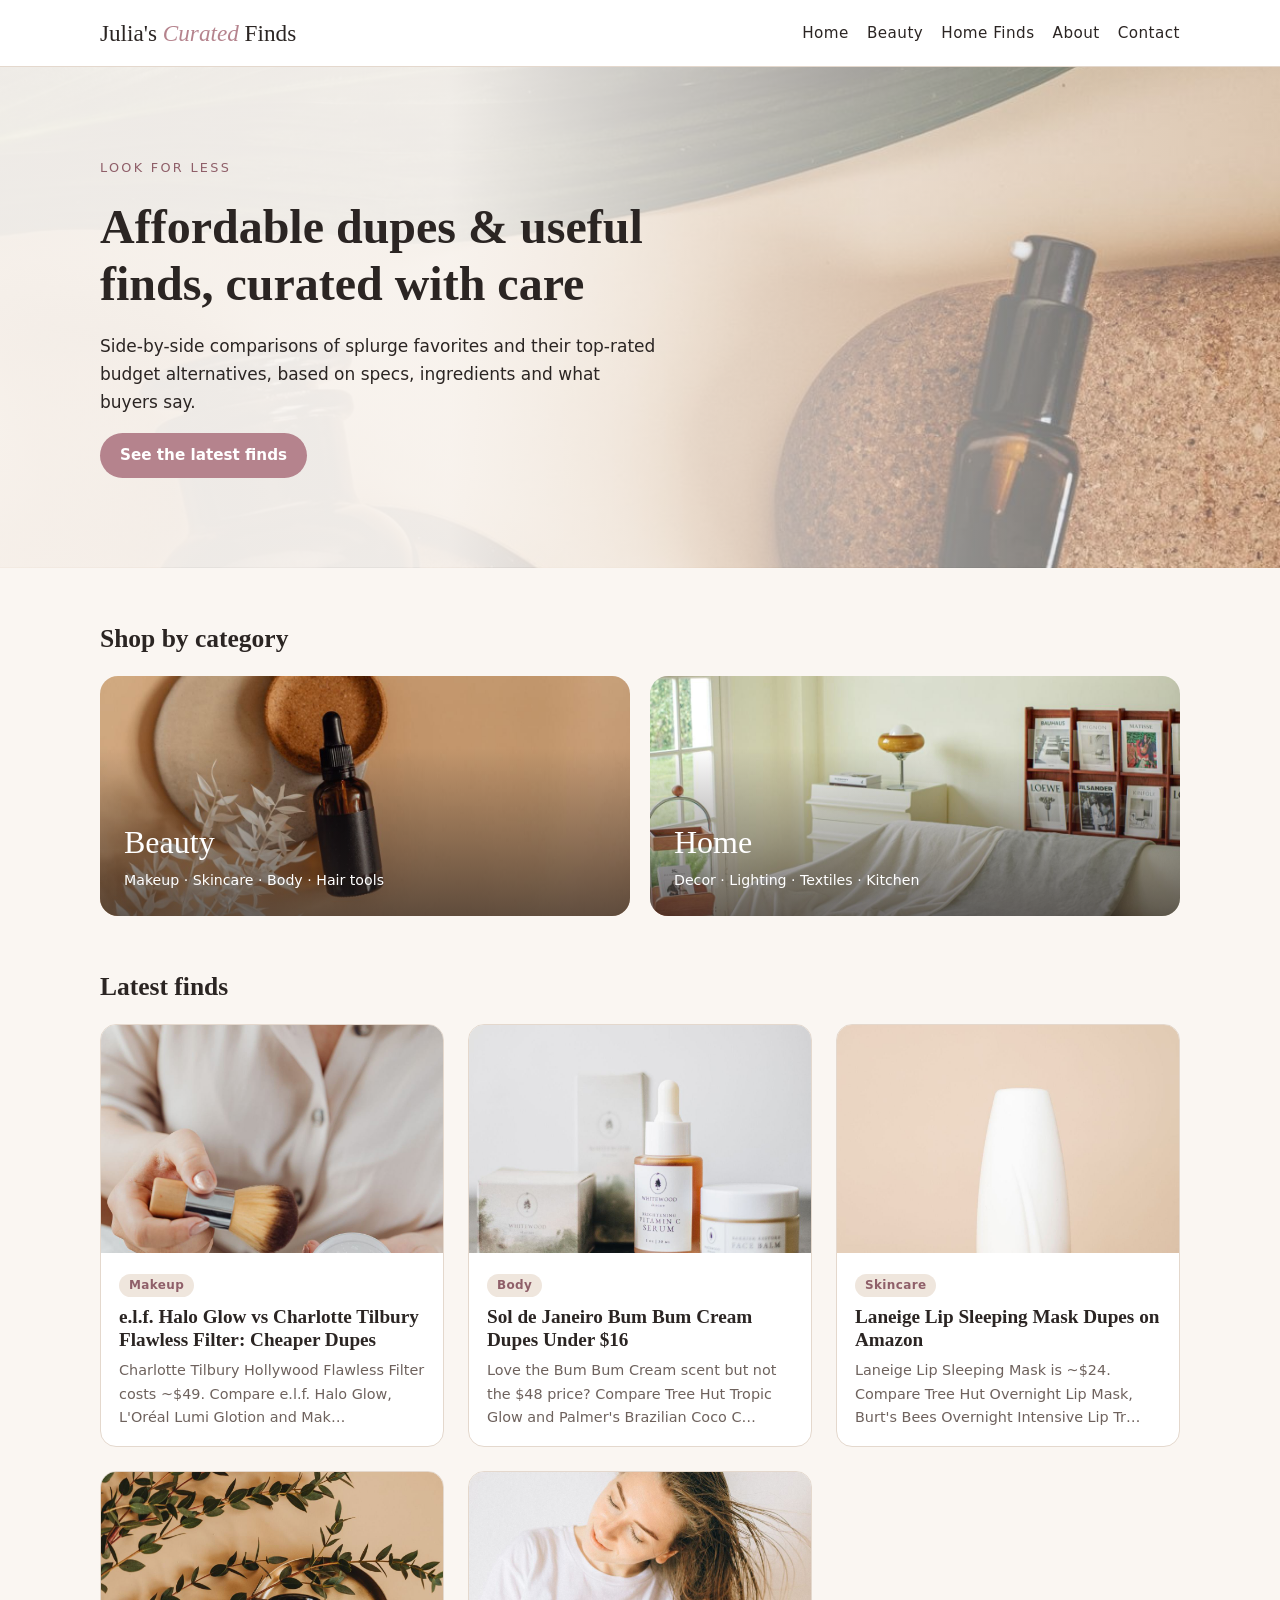
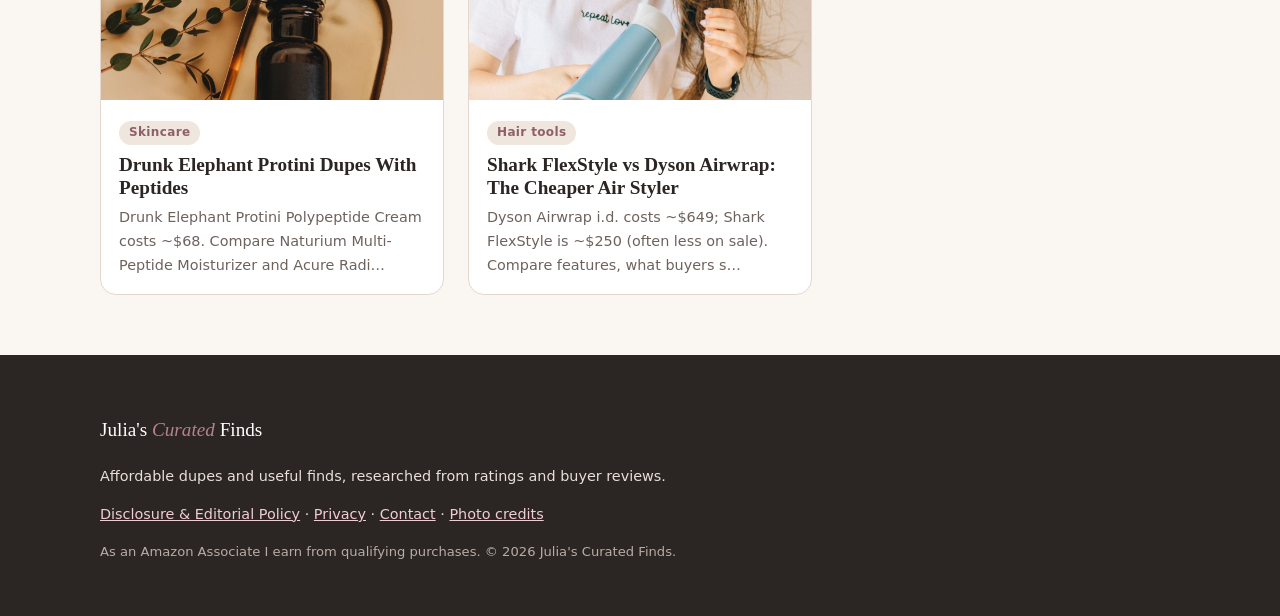
<file: index.html>
<!doctype html>
<html lang="en"><head><meta charset="utf-8"><meta name="viewport" content="width=device-width,initial-scale=1">
<title>Julia&#x27;s Curated Finds | Affordable Beauty &amp; Home Dupes</title><meta name="description" content="Affordable beauty and home dupes and useful finds, curated from ratings and real buyer reviews. Compare prices, features and what buyers say.">
<link rel="canonical" href="https://juliascuratedfinds.com/">
<meta property="og:type" content="website"><meta property="og:site_name" content="Julia's Curated Finds">
<meta property="og:title" content="Julia&#x27;s Curated Finds | Affordable Beauty &amp; Home Dupes"><meta property="og:description" content="Affordable beauty and home dupes and useful finds, curated from ratings and real buyer reviews. Compare prices, features and what buyers say.">
<meta property="og:url" content="https://juliascuratedfinds.com/"><meta property="og:image" content="https://juliascuratedfinds.com/images/hero.jpg"><meta name="twitter:card" content="summary_large_image">
<link rel="stylesheet" href="style.css"></head><body>
<header class="site-header"><div class="wrap"><a class="logo" href="index.html">Julia's <em>Curated</em> Finds</a><nav><a href="index.html">Home</a><a href="beauty.html">Beauty</a><a href="home.html">Home Finds</a><a href="about.html">About</a><a href="contact.html">Contact</a></nav></div></header>
<main>
<section class="hero" style="background-image:linear-gradient(90deg,rgba(250,246,242,.95) 35%,rgba(250,246,242,.3)),url(images/hero.jpg)"><div class="wrap"><p class="eyebrow">Look for less</p><h1>Affordable dupes &amp; useful finds, curated with care</h1><p>Side-by-side comparisons of splurge favorites and their top-rated budget alternatives, based on specs, ingredients and what buyers say.</p><a class="btn" href="#latest">See the latest finds</a></div></section>
<section class="wrap"><h2 class="section-title">Shop by category</h2><div class="cats">
<a class="cat" href="beauty.html" style="background-image:url(images/beauty.jpg)"><span>Beauty</span><small>Makeup · Skincare · Body · Hair tools</small></a>
<a class="cat" href="home.html" style="background-image:url(images/home.jpg)"><span>Home</span><small>Decor · Lighting · Textiles · Kitchen</small></a></div></section>
<section class="wrap" id="latest"><h2 class="section-title">Latest finds</h2><div class="grid"><a class="card" href="posts/elf-halo-glow-vs-charlotte-tilbury-flawless-filter-dupes.html"><img src="images/post-glow.jpg" alt="" loading="lazy" width="1200" height="800"><div><span class="tag">Makeup</span><h3>e.l.f. Halo Glow vs Charlotte Tilbury Flawless Filter: Cheaper Dupes</h3><p>Charlotte Tilbury Hollywood Flawless Filter costs ~$49. Compare e.l.f. Halo Glow, L'Oréal Lumi Glotion and Mak…</p></div></a><a class="card" href="posts/sol-de-janeiro-bum-bum-cream-dupes-under-16.html"><img src="images/post-body.jpg" alt="" loading="lazy" width="1200" height="800"><div><span class="tag">Body</span><h3>Sol de Janeiro Bum Bum Cream Dupes Under $16</h3><p>Love the Bum Bum Cream scent but not the $48 price? Compare Tree Hut Tropic Glow and Palmer's Brazilian Coco C…</p></div></a><a class="card" href="posts/laneige-lip-sleeping-mask-dupes-on-amazon.html"><img src="images/post-lip.jpg" alt="" loading="lazy" width="1200" height="800"><div><span class="tag">Skincare</span><h3>Laneige Lip Sleeping Mask Dupes on Amazon</h3><p>Laneige Lip Sleeping Mask is ~$24. Compare Tree Hut Overnight Lip Mask, Burt's Bees Overnight Intensive Lip Tr…</p></div></a><a class="card" href="posts/drunk-elephant-protini-dupes-with-peptides.html"><img src="images/post-peptide.jpg" alt="" loading="lazy" width="1200" height="800"><div><span class="tag">Skincare</span><h3>Drunk Elephant Protini Dupes With Peptides</h3><p>Drunk Elephant Protini Polypeptide Cream costs ~$68. Compare Naturium Multi-Peptide Moisturizer and Acure Radi…</p></div></a><a class="card" href="posts/shark-flexstyle-vs-dyson-airwrap-cheaper-air-styler.html"><img src="images/post-hair.jpg" alt="" loading="lazy" width="1200" height="800"><div><span class="tag">Hair tools</span><h3>Shark FlexStyle vs Dyson Airwrap: The Cheaper Air Styler</h3><p>Dyson Airwrap i.d. costs ~$649; Shark FlexStyle is ~$250 (often less on sale). Compare features, what buyers s…</p></div></a></div></section></main>
<footer class="site-footer"><div class="wrap"><p class="logo small">Julia's <em>Curated</em> Finds</p>
<p>Affordable dupes and useful finds, researched from ratings and buyer reviews.</p>
<p><a href="disclosure.html">Disclosure &amp; Editorial Policy</a> · <a href="privacy.html">Privacy</a> · <a href="contact.html">Contact</a> · <a href="credits.html">Photo credits</a></p>
<p class="fine">As an Amazon Associate I earn from qualifying purchases. © 2026 Julia's Curated Finds.</p></div></footer>
</body></html>
</file>
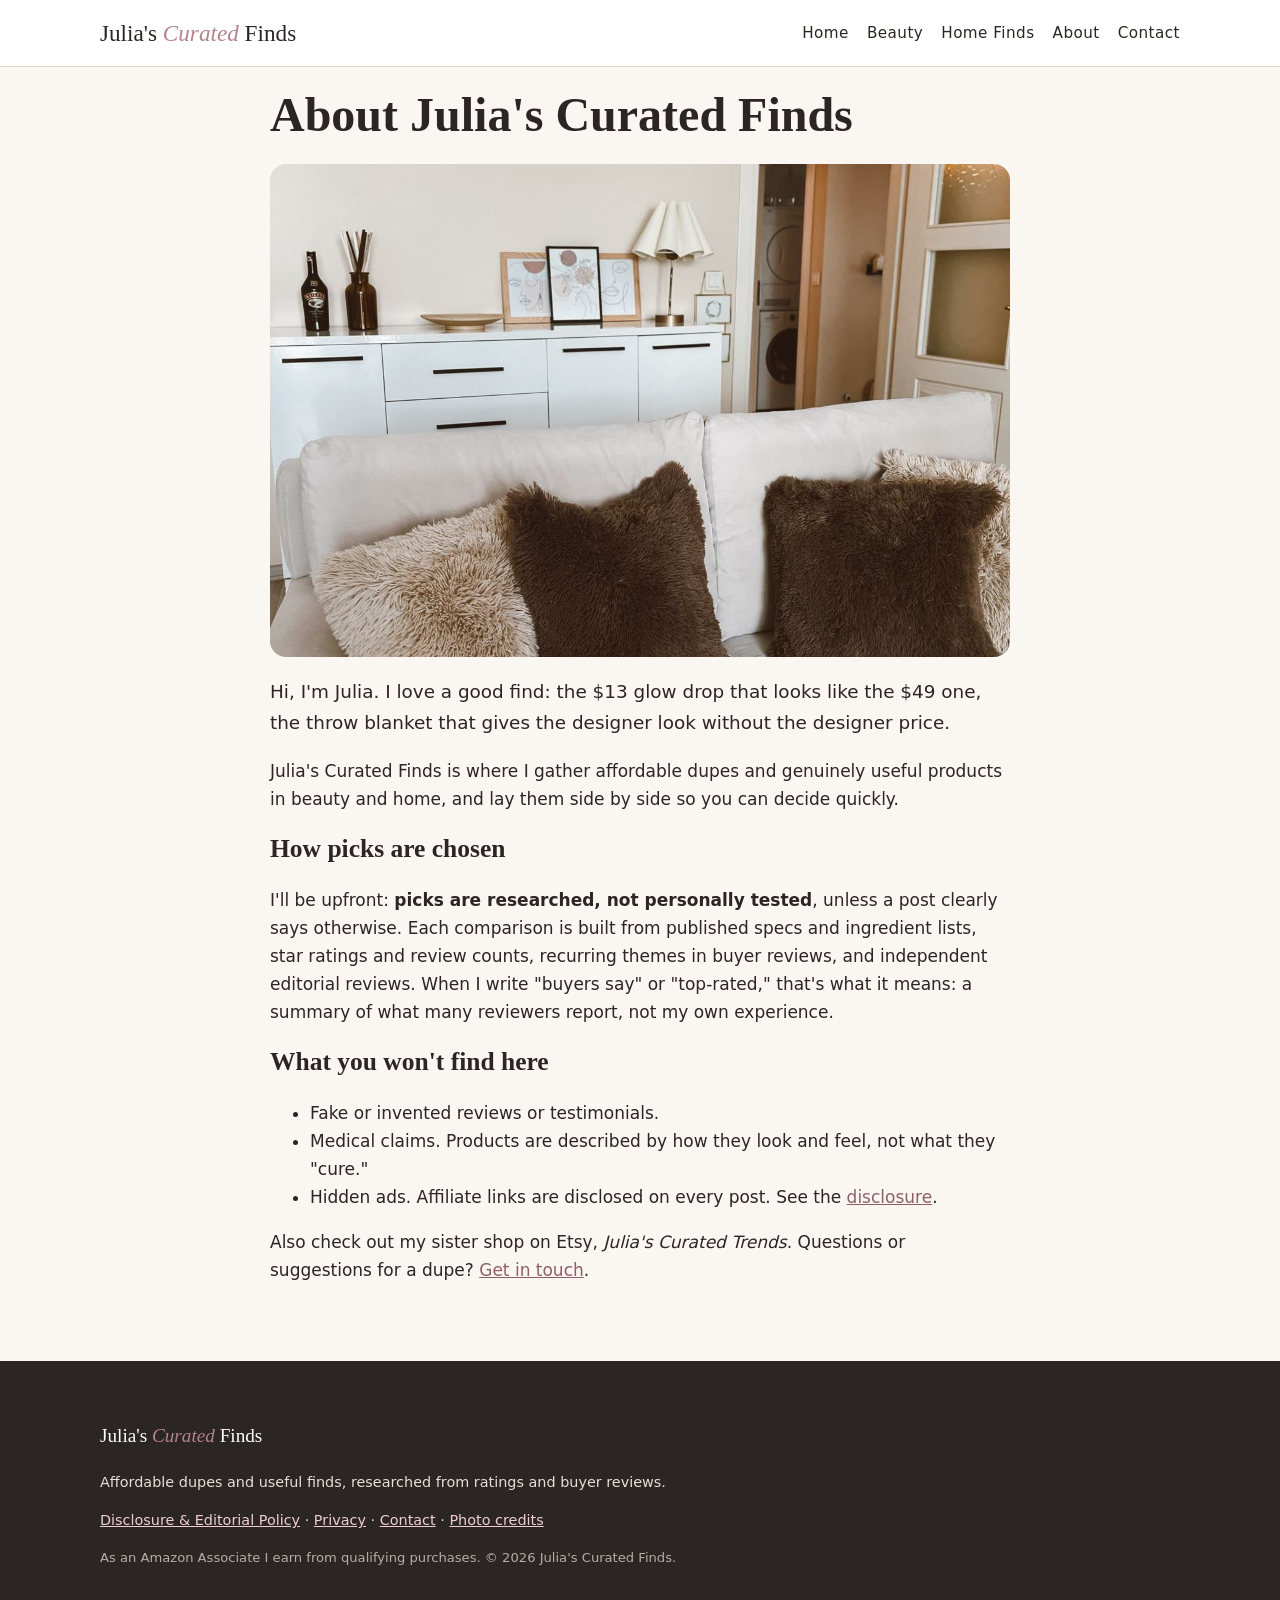
<file: about.html>
<!doctype html>
<html lang="en"><head><meta charset="utf-8"><meta name="viewport" content="width=device-width,initial-scale=1">
<title>About | Julia&#x27;s Curated Finds</title><meta name="description" content="Julia curates affordable dupes and useful finds, researched from ratings and buyer reviews.">
<link rel="canonical" href="https://juliascuratedfinds.com/about.html">
<meta property="og:type" content="website"><meta property="og:site_name" content="Julia's Curated Finds">
<meta property="og:title" content="About | Julia&#x27;s Curated Finds"><meta property="og:description" content="Julia curates affordable dupes and useful finds, researched from ratings and buyer reviews.">
<meta property="og:url" content="https://juliascuratedfinds.com/about.html"><meta property="og:image" content="https://juliascuratedfinds.com/images/about.jpg"><meta name="twitter:card" content="summary_large_image">
<link rel="stylesheet" href="style.css"></head><body>
<header class="site-header"><div class="wrap"><a class="logo" href="index.html">Julia's <em>Curated</em> Finds</a><nav><a href="index.html">Home</a><a href="beauty.html">Beauty</a><a href="home.html">Home Finds</a><a href="about.html">About</a><a href="contact.html">Contact</a></nav></div></header>
<main><article class="wrap narrow post"><h1>About Julia's Curated Finds</h1><img class="post-hero" src="images/about.jpg" alt="Neutral, cozy living room" width="1200" height="800">
<p class="lead">Hi, I'm Julia. I love a good find: the $13 glow drop that looks like the $49 one, the throw blanket that gives the designer look without the designer price.</p>
<p>Julia's Curated Finds is where I gather affordable dupes and genuinely useful products in beauty and home, and lay them side by side so you can decide quickly.</p>
<h2>How picks are chosen</h2><p>I'll be upfront: <strong>picks are researched, not personally tested</strong>, unless a post clearly says otherwise. Each comparison is built from published specs and ingredient lists, star ratings and review counts, recurring themes in buyer reviews, and independent editorial reviews. When I write "buyers say" or "top-rated," that's what it means: a summary of what many reviewers report, not my own experience.</p>
<h2>What you won't find here</h2><ul><li>Fake or invented reviews or testimonials.</li><li>Medical claims. Products are described by how they look and feel, not what they "cure."</li><li>Hidden ads. Affiliate links are disclosed on every post. See the <a href="disclosure.html">disclosure</a>.</li></ul>
<p>Also check out my sister shop on Etsy, <em>Julia's Curated Trends</em>. Questions or suggestions for a dupe? <a href="contact.html">Get in touch</a>.</p></article></main>
<footer class="site-footer"><div class="wrap"><p class="logo small">Julia's <em>Curated</em> Finds</p>
<p>Affordable dupes and useful finds, researched from ratings and buyer reviews.</p>
<p><a href="disclosure.html">Disclosure &amp; Editorial Policy</a> · <a href="privacy.html">Privacy</a> · <a href="contact.html">Contact</a> · <a href="credits.html">Photo credits</a></p>
<p class="fine">As an Amazon Associate I earn from qualifying purchases. © 2026 Julia's Curated Finds.</p></div></footer>
</body></html>
</file>
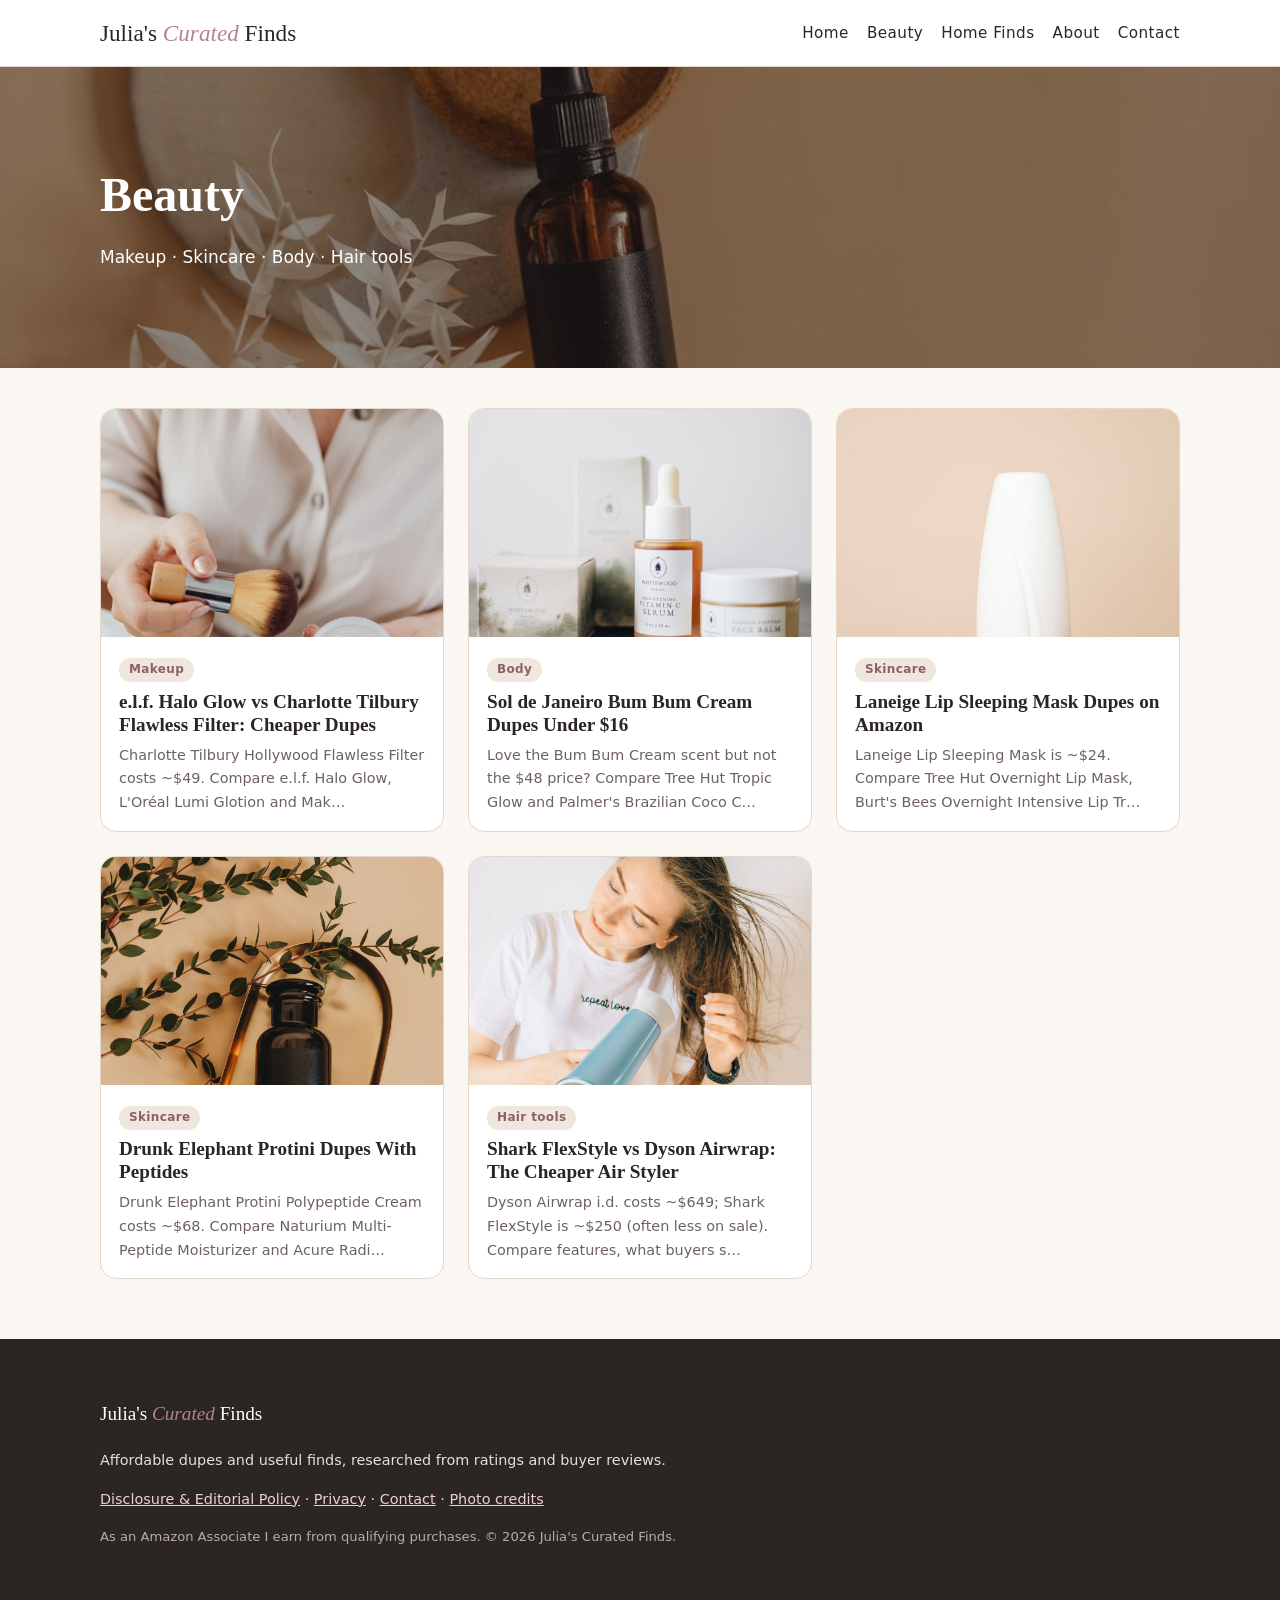
<file: beauty.html>
<!doctype html>
<html lang="en"><head><meta charset="utf-8"><meta name="viewport" content="width=device-width,initial-scale=1">
<title>Beauty Dupes | Julia&#x27;s Curated Finds</title><meta name="description" content="Top-rated affordable beauty dupes: makeup, skincare, body care and hair tools compared side by side.">
<link rel="canonical" href="https://juliascuratedfinds.com/beauty.html">
<meta property="og:type" content="website"><meta property="og:site_name" content="Julia's Curated Finds">
<meta property="og:title" content="Beauty Dupes | Julia&#x27;s Curated Finds"><meta property="og:description" content="Top-rated affordable beauty dupes: makeup, skincare, body care and hair tools compared side by side.">
<meta property="og:url" content="https://juliascuratedfinds.com/beauty.html"><meta property="og:image" content="https://juliascuratedfinds.com/images/beauty.jpg"><meta name="twitter:card" content="summary_large_image">
<link rel="stylesheet" href="style.css"></head><body>
<header class="site-header"><div class="wrap"><a class="logo" href="index.html">Julia's <em>Curated</em> Finds</a><nav><a href="index.html">Home</a><a href="beauty.html">Beauty</a><a href="home.html">Home Finds</a><a href="about.html">About</a><a href="contact.html">Contact</a></nav></div></header>
<main><section class="cat-hero" style="background-image:url(images/beauty.jpg)"><div class="wrap"><h1>Beauty</h1><p>Makeup · Skincare · Body · Hair tools</p></div></section><section class="wrap"><div class="grid"><a class="card" href="posts/elf-halo-glow-vs-charlotte-tilbury-flawless-filter-dupes.html"><img src="images/post-glow.jpg" alt="" loading="lazy" width="1200" height="800"><div><span class="tag">Makeup</span><h3>e.l.f. Halo Glow vs Charlotte Tilbury Flawless Filter: Cheaper Dupes</h3><p>Charlotte Tilbury Hollywood Flawless Filter costs ~$49. Compare e.l.f. Halo Glow, L'Oréal Lumi Glotion and Mak…</p></div></a><a class="card" href="posts/sol-de-janeiro-bum-bum-cream-dupes-under-16.html"><img src="images/post-body.jpg" alt="" loading="lazy" width="1200" height="800"><div><span class="tag">Body</span><h3>Sol de Janeiro Bum Bum Cream Dupes Under $16</h3><p>Love the Bum Bum Cream scent but not the $48 price? Compare Tree Hut Tropic Glow and Palmer's Brazilian Coco C…</p></div></a><a class="card" href="posts/laneige-lip-sleeping-mask-dupes-on-amazon.html"><img src="images/post-lip.jpg" alt="" loading="lazy" width="1200" height="800"><div><span class="tag">Skincare</span><h3>Laneige Lip Sleeping Mask Dupes on Amazon</h3><p>Laneige Lip Sleeping Mask is ~$24. Compare Tree Hut Overnight Lip Mask, Burt's Bees Overnight Intensive Lip Tr…</p></div></a><a class="card" href="posts/drunk-elephant-protini-dupes-with-peptides.html"><img src="images/post-peptide.jpg" alt="" loading="lazy" width="1200" height="800"><div><span class="tag">Skincare</span><h3>Drunk Elephant Protini Dupes With Peptides</h3><p>Drunk Elephant Protini Polypeptide Cream costs ~$68. Compare Naturium Multi-Peptide Moisturizer and Acure Radi…</p></div></a><a class="card" href="posts/shark-flexstyle-vs-dyson-airwrap-cheaper-air-styler.html"><img src="images/post-hair.jpg" alt="" loading="lazy" width="1200" height="800"><div><span class="tag">Hair tools</span><h3>Shark FlexStyle vs Dyson Airwrap: The Cheaper Air Styler</h3><p>Dyson Airwrap i.d. costs ~$649; Shark FlexStyle is ~$250 (often less on sale). Compare features, what buyers s…</p></div></a></div></section></main>
<footer class="site-footer"><div class="wrap"><p class="logo small">Julia's <em>Curated</em> Finds</p>
<p>Affordable dupes and useful finds, researched from ratings and buyer reviews.</p>
<p><a href="disclosure.html">Disclosure &amp; Editorial Policy</a> · <a href="privacy.html">Privacy</a> · <a href="contact.html">Contact</a> · <a href="credits.html">Photo credits</a></p>
<p class="fine">As an Amazon Associate I earn from qualifying purchases. © 2026 Julia's Curated Finds.</p></div></footer>
</body></html>
</file>
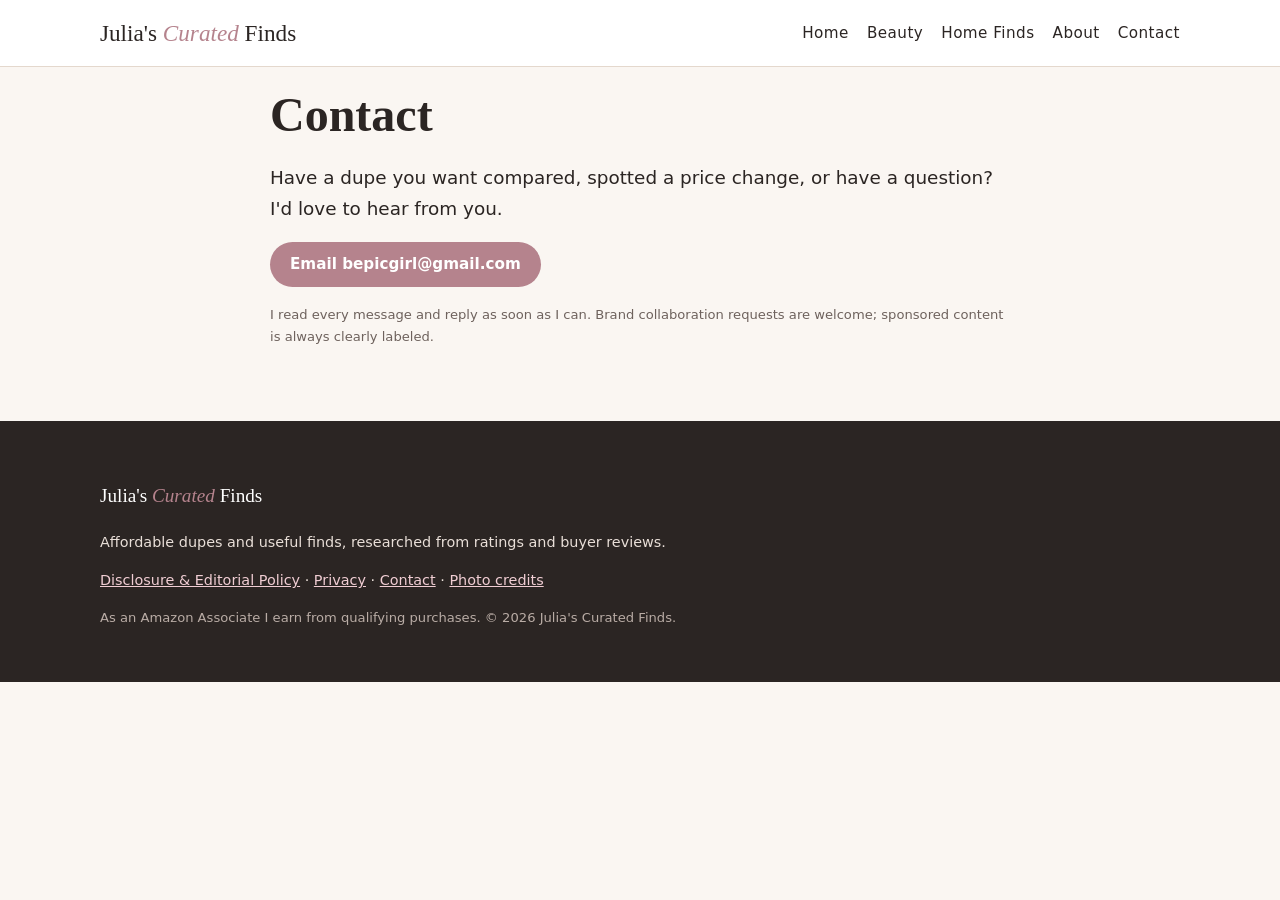
<file: contact.html>
<!doctype html>
<html lang="en"><head><meta charset="utf-8"><meta name="viewport" content="width=device-width,initial-scale=1">
<title>Contact | Julia&#x27;s Curated Finds</title><meta name="description" content="Contact Julia&#x27;s Curated Finds with questions, dupe suggestions or collaboration requests.">
<link rel="canonical" href="https://juliascuratedfinds.com/contact.html">
<meta property="og:type" content="website"><meta property="og:site_name" content="Julia's Curated Finds">
<meta property="og:title" content="Contact | Julia&#x27;s Curated Finds"><meta property="og:description" content="Contact Julia&#x27;s Curated Finds with questions, dupe suggestions or collaboration requests.">
<meta property="og:url" content="https://juliascuratedfinds.com/contact.html"><meta property="og:image" content="https://juliascuratedfinds.com/images/hero.jpg"><meta name="twitter:card" content="summary_large_image">
<link rel="stylesheet" href="style.css"></head><body>
<header class="site-header"><div class="wrap"><a class="logo" href="index.html">Julia's <em>Curated</em> Finds</a><nav><a href="index.html">Home</a><a href="beauty.html">Beauty</a><a href="home.html">Home Finds</a><a href="about.html">About</a><a href="contact.html">Contact</a></nav></div></header>
<main><article class="wrap narrow post"><h1>Contact</h1><p class="lead">Have a dupe you want compared, spotted a price change, or have a question? I'd love to hear from you.</p>
<p><a class="btn" href="mailto:bepicgirl@gmail.com">Email bepicgirl@gmail.com</a></p><p class="fine">I read every message and reply as soon as I can. Brand collaboration requests are welcome; sponsored content is always clearly labeled.</p></article></main>
<footer class="site-footer"><div class="wrap"><p class="logo small">Julia's <em>Curated</em> Finds</p>
<p>Affordable dupes and useful finds, researched from ratings and buyer reviews.</p>
<p><a href="disclosure.html">Disclosure &amp; Editorial Policy</a> · <a href="privacy.html">Privacy</a> · <a href="contact.html">Contact</a> · <a href="credits.html">Photo credits</a></p>
<p class="fine">As an Amazon Associate I earn from qualifying purchases. © 2026 Julia's Curated Finds.</p></div></footer>
</body></html>
</file>
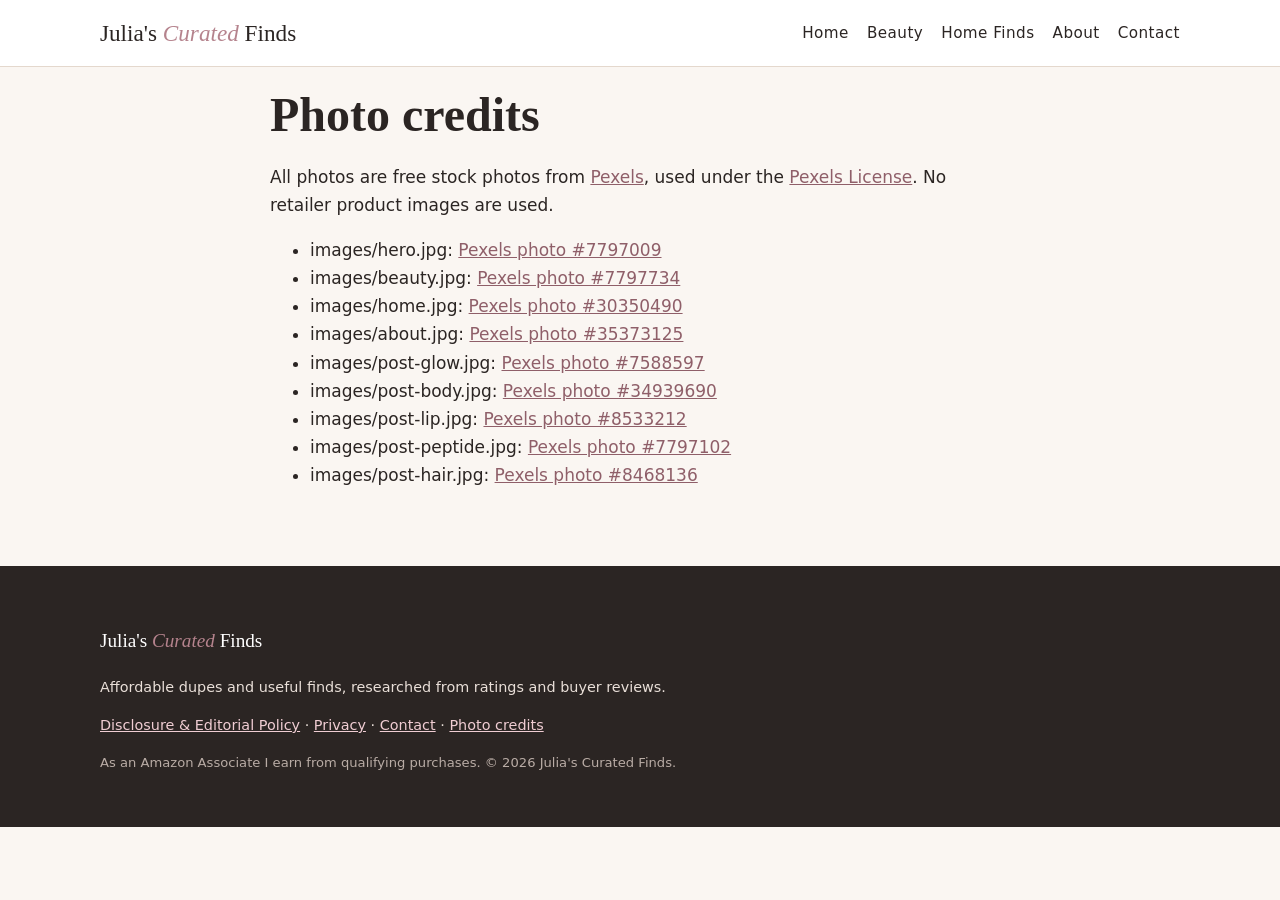
<file: credits.html>
<!doctype html>
<html lang="en"><head><meta charset="utf-8"><meta name="viewport" content="width=device-width,initial-scale=1">
<title>Photo Credits | Julia&#x27;s Curated Finds</title><meta name="description" content="Photo credits for Julia&#x27;s Curated Finds.">
<link rel="canonical" href="https://juliascuratedfinds.com/credits.html">
<meta property="og:type" content="website"><meta property="og:site_name" content="Julia's Curated Finds">
<meta property="og:title" content="Photo Credits | Julia&#x27;s Curated Finds"><meta property="og:description" content="Photo credits for Julia&#x27;s Curated Finds.">
<meta property="og:url" content="https://juliascuratedfinds.com/credits.html"><meta property="og:image" content="https://juliascuratedfinds.com/images/hero.jpg"><meta name="twitter:card" content="summary_large_image">
<link rel="stylesheet" href="style.css"></head><body>
<header class="site-header"><div class="wrap"><a class="logo" href="index.html">Julia's <em>Curated</em> Finds</a><nav><a href="index.html">Home</a><a href="beauty.html">Beauty</a><a href="home.html">Home Finds</a><a href="about.html">About</a><a href="contact.html">Contact</a></nav></div></header>
<main><article class="wrap narrow post"><h1>Photo credits</h1><p>All photos are free stock photos from <a href="https://www.pexels.com">Pexels</a>, used under the <a href="https://www.pexels.com/license/">Pexels License</a>. No retailer product images are used.</p><ul><li>images/hero.jpg: <a href="https://www.pexels.com/photo/flatlay-photo-of-cosmetic-products-7797009/">Pexels photo #7797009</a></li><li>images/beauty.jpg: <a href="https://www.pexels.com/photo/flatlay-photo-of-a-cosmetic-product-7797734/">Pexels photo #7797734</a></li><li>images/home.jpg: <a href="https://www.pexels.com/photo/cozy-beige-sofa-with-throw-blanket-in-bright-living-room-30350490/">Pexels photo #30350490</a></li><li>images/about.jpg: <a href="https://www.pexels.com/photo/cozy-minimalist-living-room-with-neutral-decor-35373125/">Pexels photo #35373125</a></li><li>images/post-glow.jpg: <a href="https://www.pexels.com/photo/woman-holding-makeup-brush-and-highlighter-7588597/">Pexels photo #7588597</a></li><li>images/post-body.jpg: <a href="https://www.pexels.com/photo/minimalist-flat-lay-of-natural-skincare-products-34939690/">Pexels photo #34939690</a></li><li>images/post-lip.jpg: <a href="https://www.pexels.com/photo/close-up-shot-of-cosmetic-product-8533212/">Pexels photo #8533212</a></li><li>images/post-peptide.jpg: <a href="https://www.pexels.com/photo/glass-bottle-on-a-tray-7797102/">Pexels photo #7797102</a></li><li>images/post-hair.jpg: <a href="https://www.pexels.com/photo/woman-in-white-shirt-drying-her-hair-8468136/">Pexels photo #8468136</a></li></ul></article></main>
<footer class="site-footer"><div class="wrap"><p class="logo small">Julia's <em>Curated</em> Finds</p>
<p>Affordable dupes and useful finds, researched from ratings and buyer reviews.</p>
<p><a href="disclosure.html">Disclosure &amp; Editorial Policy</a> · <a href="privacy.html">Privacy</a> · <a href="contact.html">Contact</a> · <a href="credits.html">Photo credits</a></p>
<p class="fine">As an Amazon Associate I earn from qualifying purchases. © 2026 Julia's Curated Finds.</p></div></footer>
</body></html>
</file>
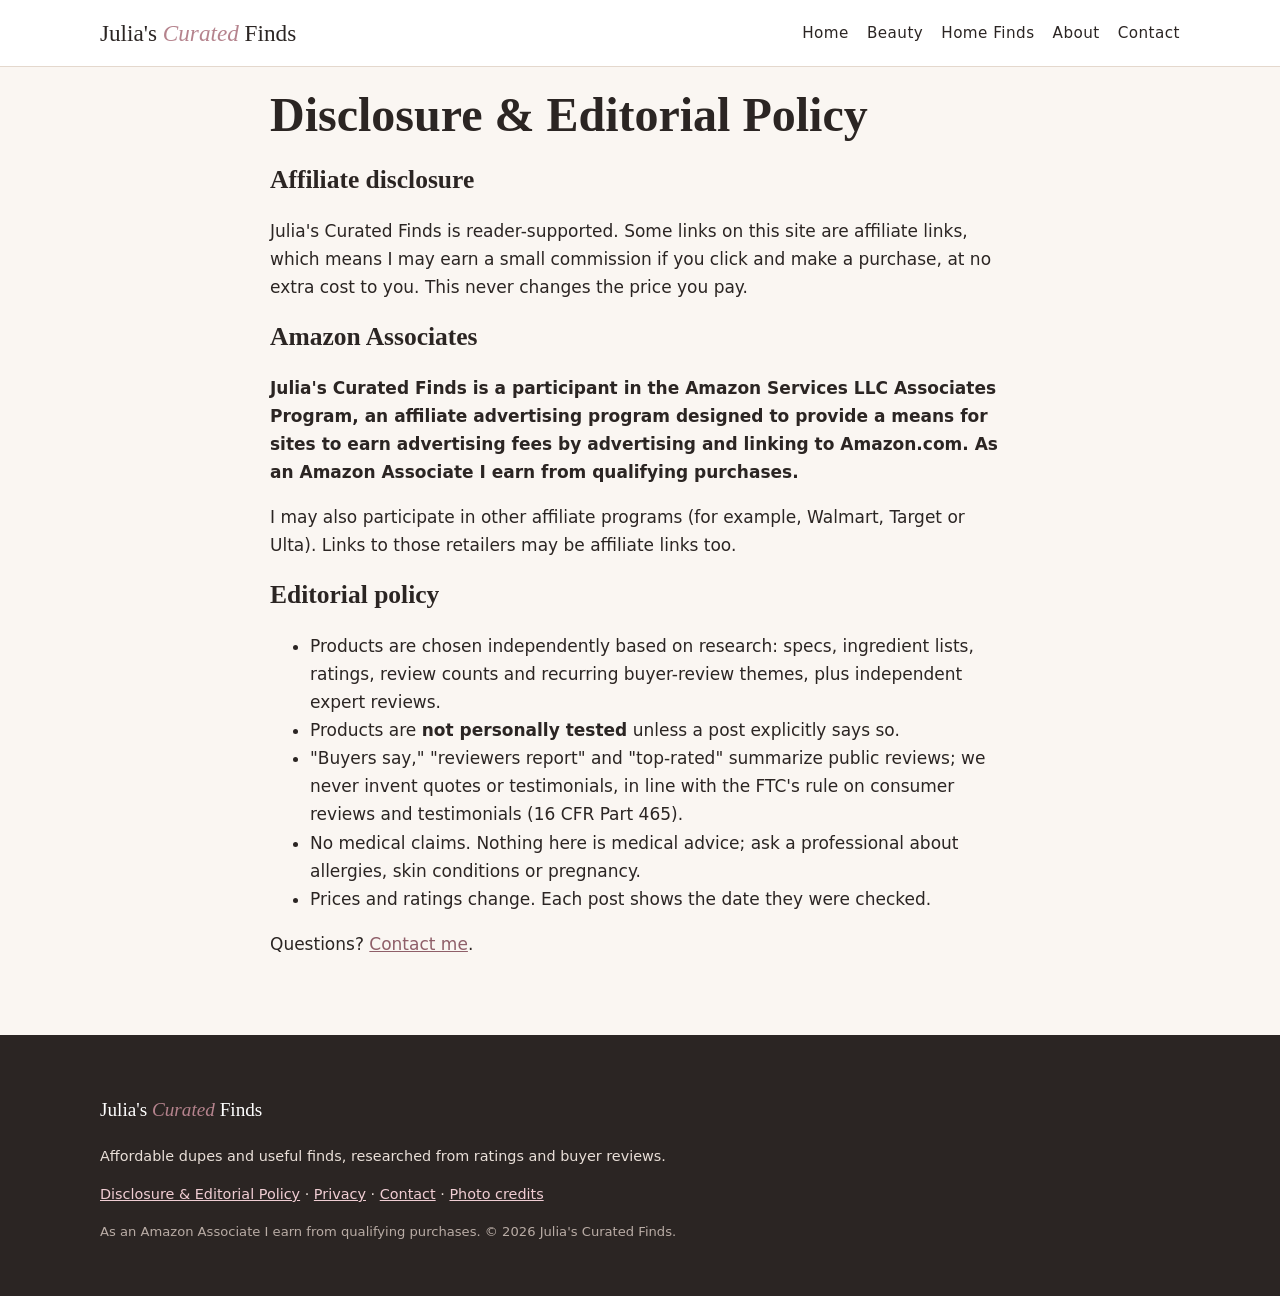
<file: disclosure.html>
<!doctype html>
<html lang="en"><head><meta charset="utf-8"><meta name="viewport" content="width=device-width,initial-scale=1">
<title>Disclosure &amp; Editorial Policy | Julia&#x27;s Curated Finds</title><meta name="description" content="Affiliate disclosure, Amazon Associates statement and editorial policy for Julia&#x27;s Curated Finds.">
<link rel="canonical" href="https://juliascuratedfinds.com/disclosure.html">
<meta property="og:type" content="website"><meta property="og:site_name" content="Julia's Curated Finds">
<meta property="og:title" content="Disclosure &amp; Editorial Policy | Julia&#x27;s Curated Finds"><meta property="og:description" content="Affiliate disclosure, Amazon Associates statement and editorial policy for Julia&#x27;s Curated Finds.">
<meta property="og:url" content="https://juliascuratedfinds.com/disclosure.html"><meta property="og:image" content="https://juliascuratedfinds.com/images/hero.jpg"><meta name="twitter:card" content="summary_large_image">
<link rel="stylesheet" href="style.css"></head><body>
<header class="site-header"><div class="wrap"><a class="logo" href="index.html">Julia's <em>Curated</em> Finds</a><nav><a href="index.html">Home</a><a href="beauty.html">Beauty</a><a href="home.html">Home Finds</a><a href="about.html">About</a><a href="contact.html">Contact</a></nav></div></header>
<main><article class="wrap narrow post"><h1>Disclosure &amp; Editorial Policy</h1>
<h2>Affiliate disclosure</h2><p>Julia's Curated Finds is reader-supported. Some links on this site are affiliate links, which means I may earn a small commission if you click and make a purchase, at no extra cost to you. This never changes the price you pay.</p>
<h2>Amazon Associates</h2><p><strong>Julia's Curated Finds is a participant in the Amazon Services LLC Associates Program, an affiliate advertising program designed to provide a means for sites to earn advertising fees by advertising and linking to Amazon.com. As an Amazon Associate I earn from qualifying purchases.</strong></p>
<p>I may also participate in other affiliate programs (for example, Walmart, Target or Ulta). Links to those retailers may be affiliate links too.</p>
<h2>Editorial policy</h2><ul><li>Products are chosen independently based on research: specs, ingredient lists, ratings, review counts and recurring buyer-review themes, plus independent expert reviews.</li><li>Products are <strong>not personally tested</strong> unless a post explicitly says so.</li><li>"Buyers say," "reviewers report" and "top-rated" summarize public reviews; we never invent quotes or testimonials, in line with the FTC's rule on consumer reviews and testimonials (16 CFR Part 465).</li><li>No medical claims. Nothing here is medical advice; ask a professional about allergies, skin conditions or pregnancy.</li><li>Prices and ratings change. Each post shows the date they were checked.</li></ul>
<p>Questions? <a href="contact.html">Contact me</a>.</p></article></main>
<footer class="site-footer"><div class="wrap"><p class="logo small">Julia's <em>Curated</em> Finds</p>
<p>Affordable dupes and useful finds, researched from ratings and buyer reviews.</p>
<p><a href="disclosure.html">Disclosure &amp; Editorial Policy</a> · <a href="privacy.html">Privacy</a> · <a href="contact.html">Contact</a> · <a href="credits.html">Photo credits</a></p>
<p class="fine">As an Amazon Associate I earn from qualifying purchases. © 2026 Julia's Curated Finds.</p></div></footer>
</body></html>
</file>
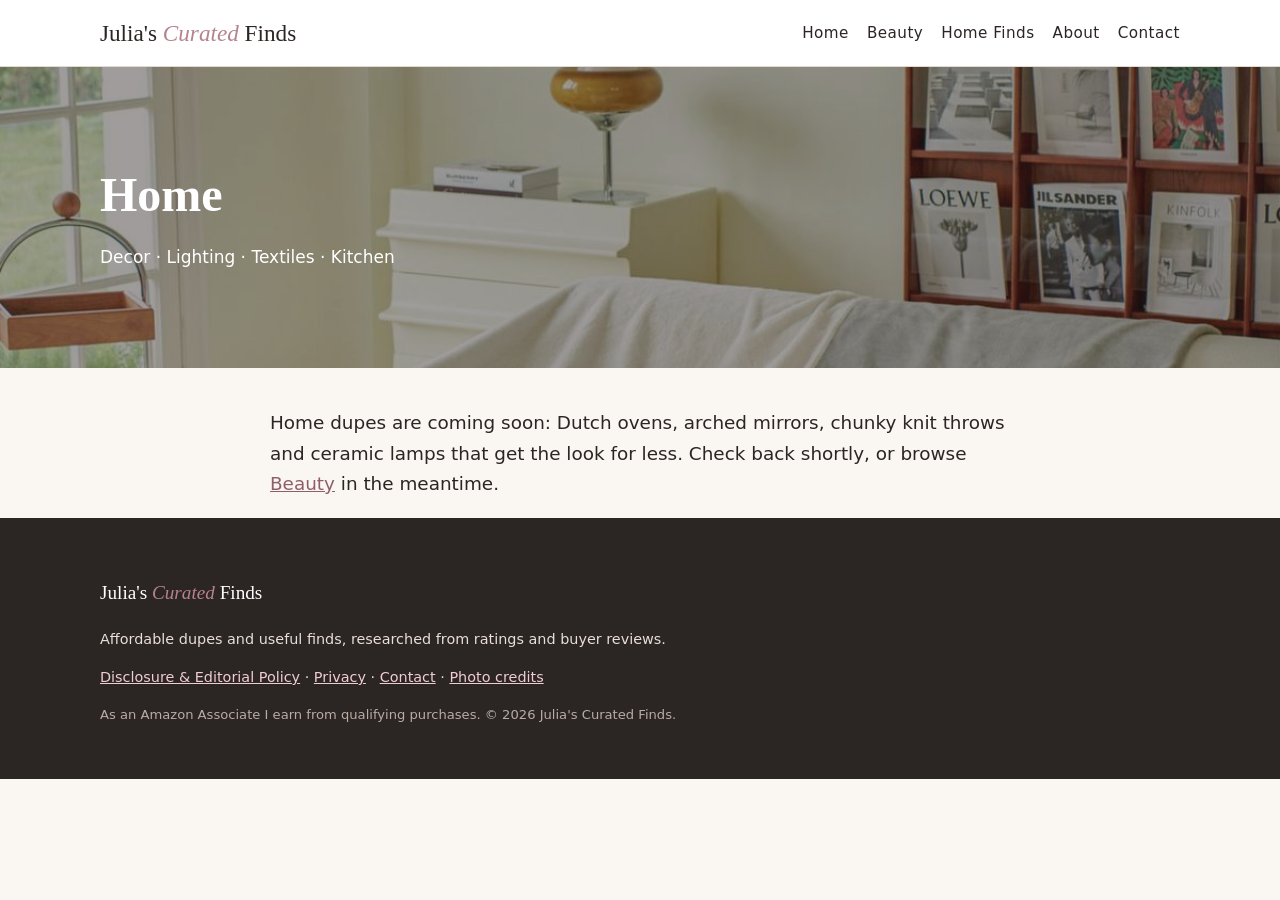
<file: home.html>
<!doctype html>
<html lang="en"><head><meta charset="utf-8"><meta name="viewport" content="width=device-width,initial-scale=1">
<title>Home Finds | Julia&#x27;s Curated Finds</title><meta name="description" content="Affordable home decor, lighting, textiles and kitchen finds that get the designer look for less.">
<link rel="canonical" href="https://juliascuratedfinds.com/home.html">
<meta property="og:type" content="website"><meta property="og:site_name" content="Julia's Curated Finds">
<meta property="og:title" content="Home Finds | Julia&#x27;s Curated Finds"><meta property="og:description" content="Affordable home decor, lighting, textiles and kitchen finds that get the designer look for less.">
<meta property="og:url" content="https://juliascuratedfinds.com/home.html"><meta property="og:image" content="https://juliascuratedfinds.com/images/home.jpg"><meta name="twitter:card" content="summary_large_image">
<link rel="stylesheet" href="style.css"></head><body>
<header class="site-header"><div class="wrap"><a class="logo" href="index.html">Julia's <em>Curated</em> Finds</a><nav><a href="index.html">Home</a><a href="beauty.html">Beauty</a><a href="home.html">Home Finds</a><a href="about.html">About</a><a href="contact.html">Contact</a></nav></div></header>
<main><section class="cat-hero" style="background-image:url(images/home.jpg)"><div class="wrap"><h1>Home</h1><p>Decor · Lighting · Textiles · Kitchen</p></div></section><section class="wrap narrow"><p class="lead">Home dupes are coming soon: Dutch ovens, arched mirrors, chunky knit throws and ceramic lamps that get the look for less. Check back shortly, or browse <a href="beauty.html">Beauty</a> in the meantime.</p></section></main>
<footer class="site-footer"><div class="wrap"><p class="logo small">Julia's <em>Curated</em> Finds</p>
<p>Affordable dupes and useful finds, researched from ratings and buyer reviews.</p>
<p><a href="disclosure.html">Disclosure &amp; Editorial Policy</a> · <a href="privacy.html">Privacy</a> · <a href="contact.html">Contact</a> · <a href="credits.html">Photo credits</a></p>
<p class="fine">As an Amazon Associate I earn from qualifying purchases. © 2026 Julia's Curated Finds.</p></div></footer>
</body></html>
</file>
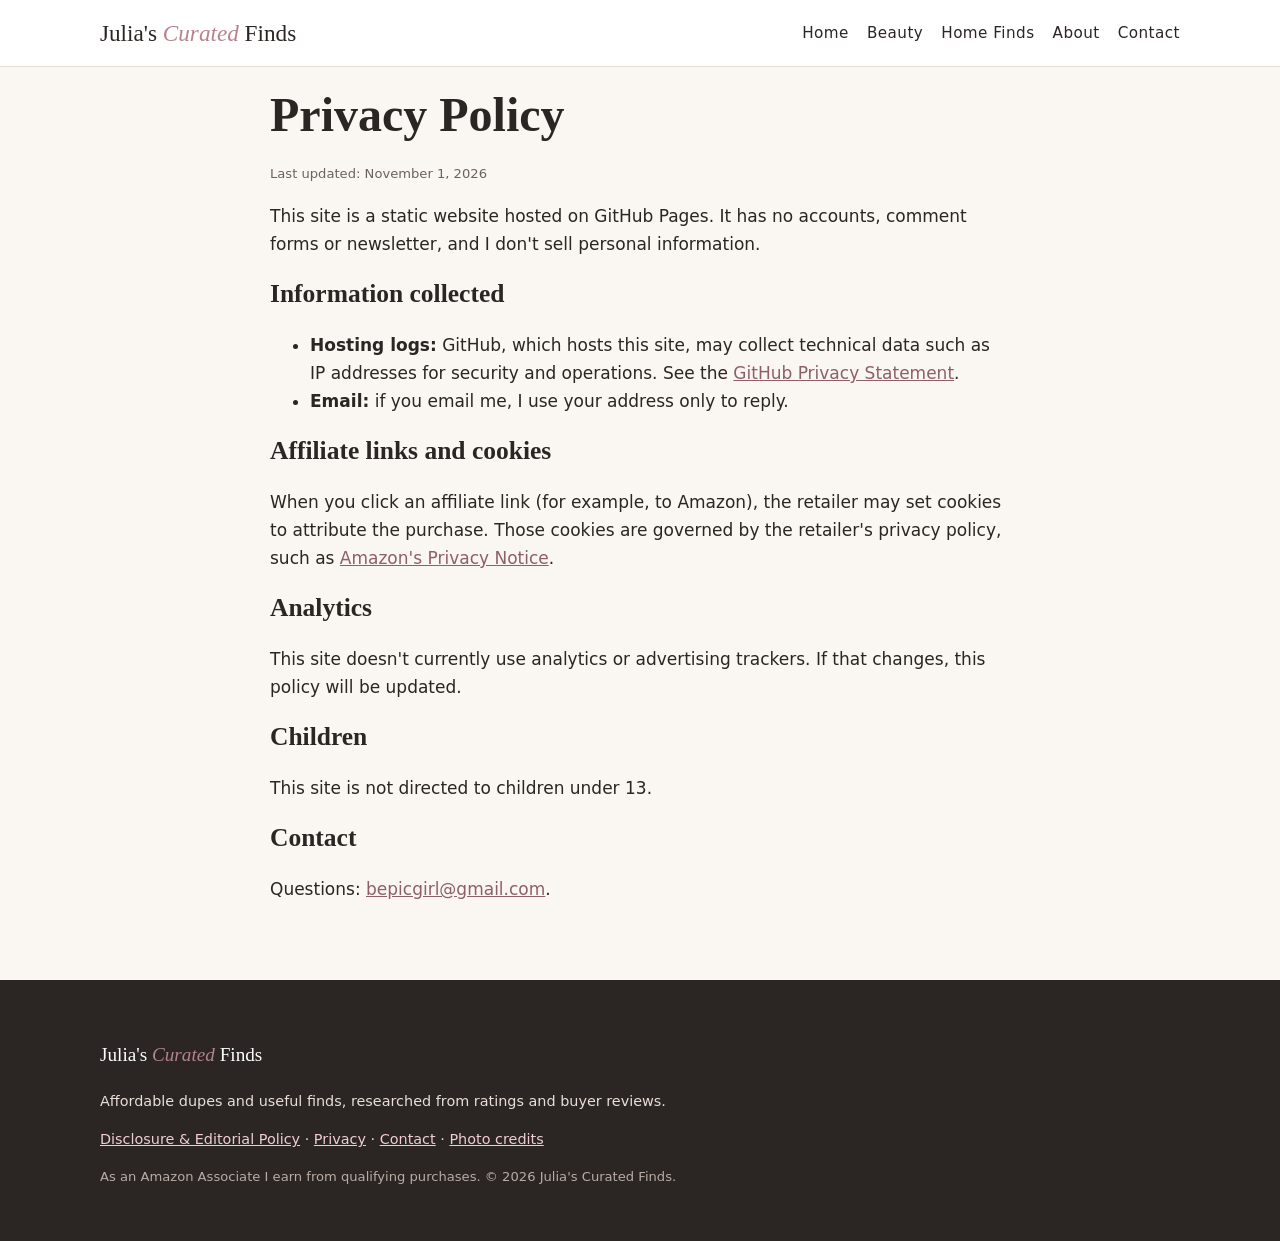
<file: privacy.html>
<!doctype html>
<html lang="en"><head><meta charset="utf-8"><meta name="viewport" content="width=device-width,initial-scale=1">
<title>Privacy Policy | Julia&#x27;s Curated Finds</title><meta name="description" content="Privacy policy for Julia&#x27;s Curated Finds.">
<link rel="canonical" href="https://juliascuratedfinds.com/privacy.html">
<meta property="og:type" content="website"><meta property="og:site_name" content="Julia's Curated Finds">
<meta property="og:title" content="Privacy Policy | Julia&#x27;s Curated Finds"><meta property="og:description" content="Privacy policy for Julia&#x27;s Curated Finds.">
<meta property="og:url" content="https://juliascuratedfinds.com/privacy.html"><meta property="og:image" content="https://juliascuratedfinds.com/images/hero.jpg"><meta name="twitter:card" content="summary_large_image">
<link rel="stylesheet" href="style.css"></head><body>
<header class="site-header"><div class="wrap"><a class="logo" href="index.html">Julia's <em>Curated</em> Finds</a><nav><a href="index.html">Home</a><a href="beauty.html">Beauty</a><a href="home.html">Home Finds</a><a href="about.html">About</a><a href="contact.html">Contact</a></nav></div></header>
<main><article class="wrap narrow post"><h1>Privacy Policy</h1><p class="fine">Last updated: November 1, 2026</p>
<p>This site is a static website hosted on GitHub Pages. It has no accounts, comment forms or newsletter, and I don't sell personal information.</p>
<h2>Information collected</h2><ul><li><strong>Hosting logs:</strong> GitHub, which hosts this site, may collect technical data such as IP addresses for security and operations. See the <a href="https://docs.github.com/en/site-policy/privacy-policies/github-general-privacy-statement">GitHub Privacy Statement</a>.</li><li><strong>Email:</strong> if you email me, I use your address only to reply.</li></ul>
<h2>Affiliate links and cookies</h2><p>When you click an affiliate link (for example, to Amazon), the retailer may set cookies to attribute the purchase. Those cookies are governed by the retailer's privacy policy, such as <a href="https://www.amazon.com/gp/help/customer/display.html?nodeId=GX7NJQ4ZB8MHFRNJ">Amazon's Privacy Notice</a>.</p>
<h2>Analytics</h2><p>This site doesn't currently use analytics or advertising trackers. If that changes, this policy will be updated.</p>
<h2>Children</h2><p>This site is not directed to children under 13.</p>
<h2>Contact</h2><p>Questions: <a href="mailto:bepicgirl@gmail.com">bepicgirl@gmail.com</a>.</p></article></main>
<footer class="site-footer"><div class="wrap"><p class="logo small">Julia's <em>Curated</em> Finds</p>
<p>Affordable dupes and useful finds, researched from ratings and buyer reviews.</p>
<p><a href="disclosure.html">Disclosure &amp; Editorial Policy</a> · <a href="privacy.html">Privacy</a> · <a href="contact.html">Contact</a> · <a href="credits.html">Photo credits</a></p>
<p class="fine">As an Amazon Associate I earn from qualifying purchases. © 2026 Julia's Curated Finds.</p></div></footer>
</body></html>
</file>
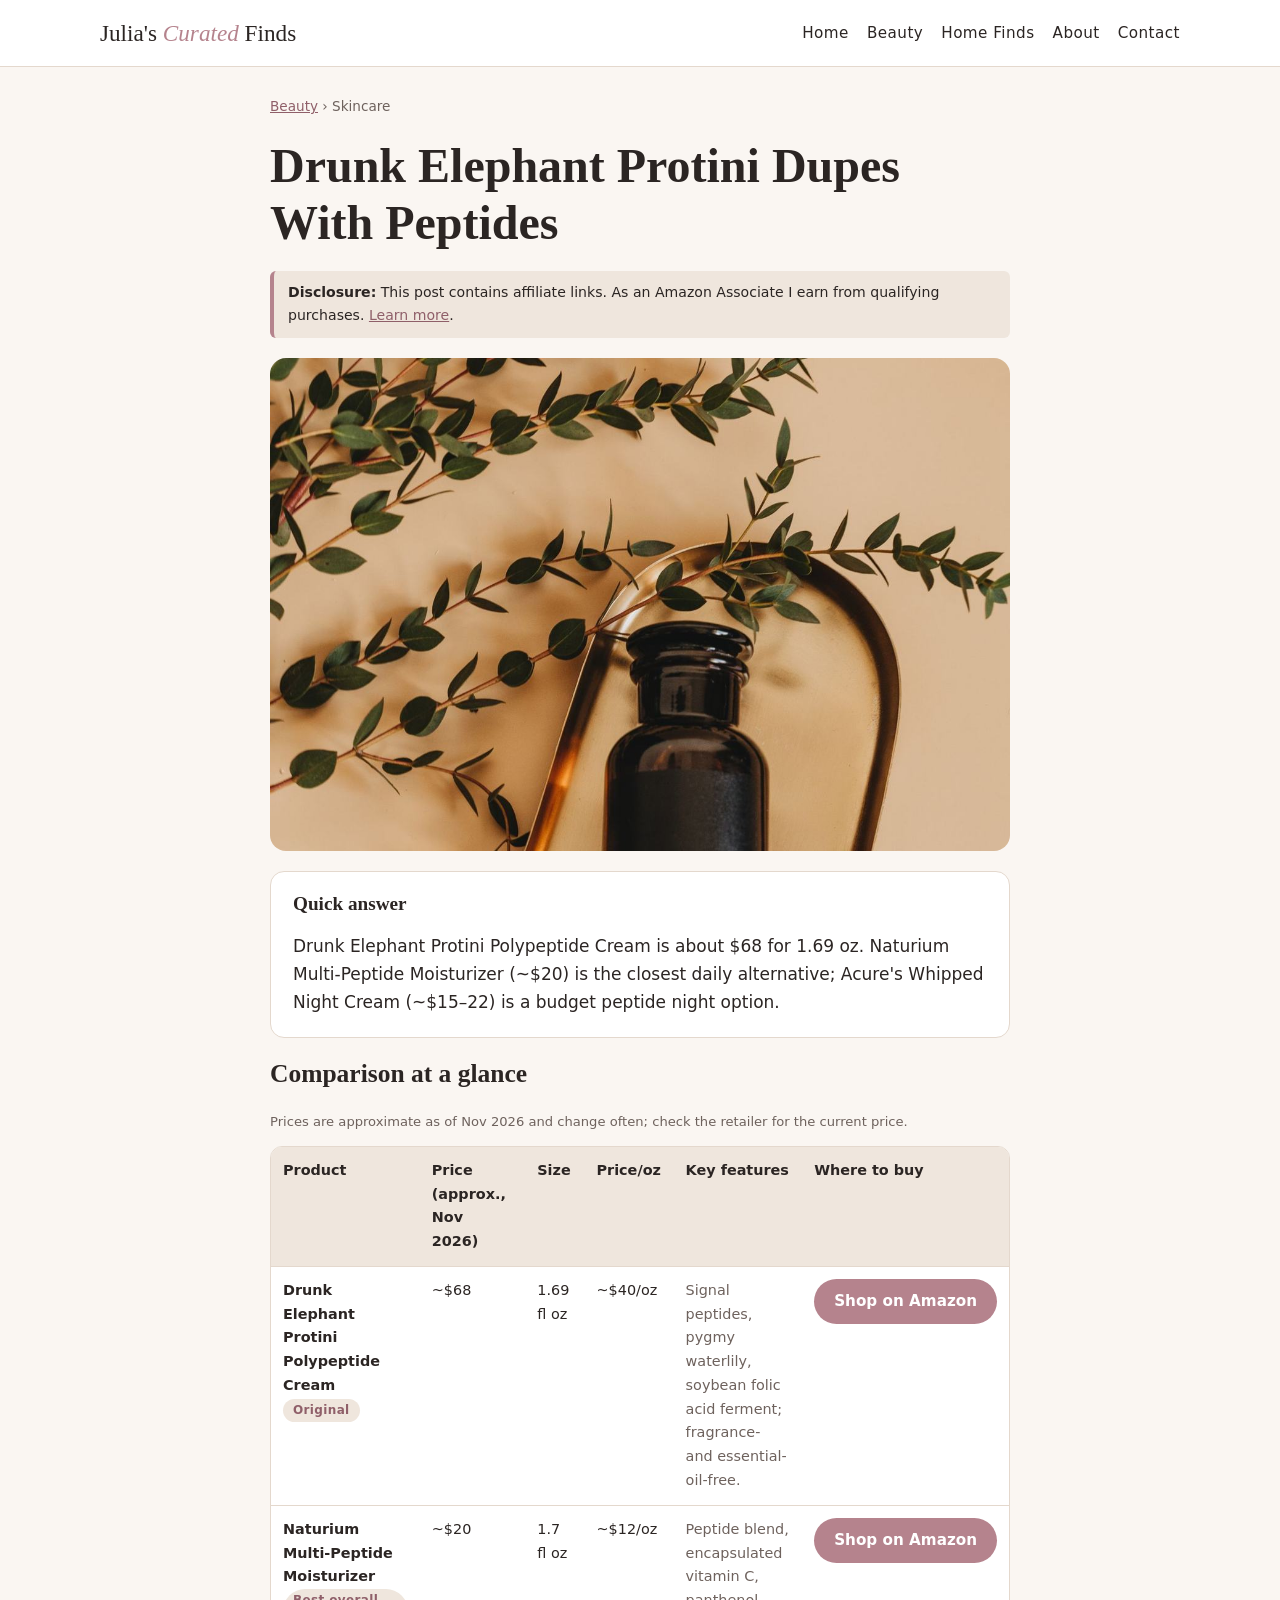
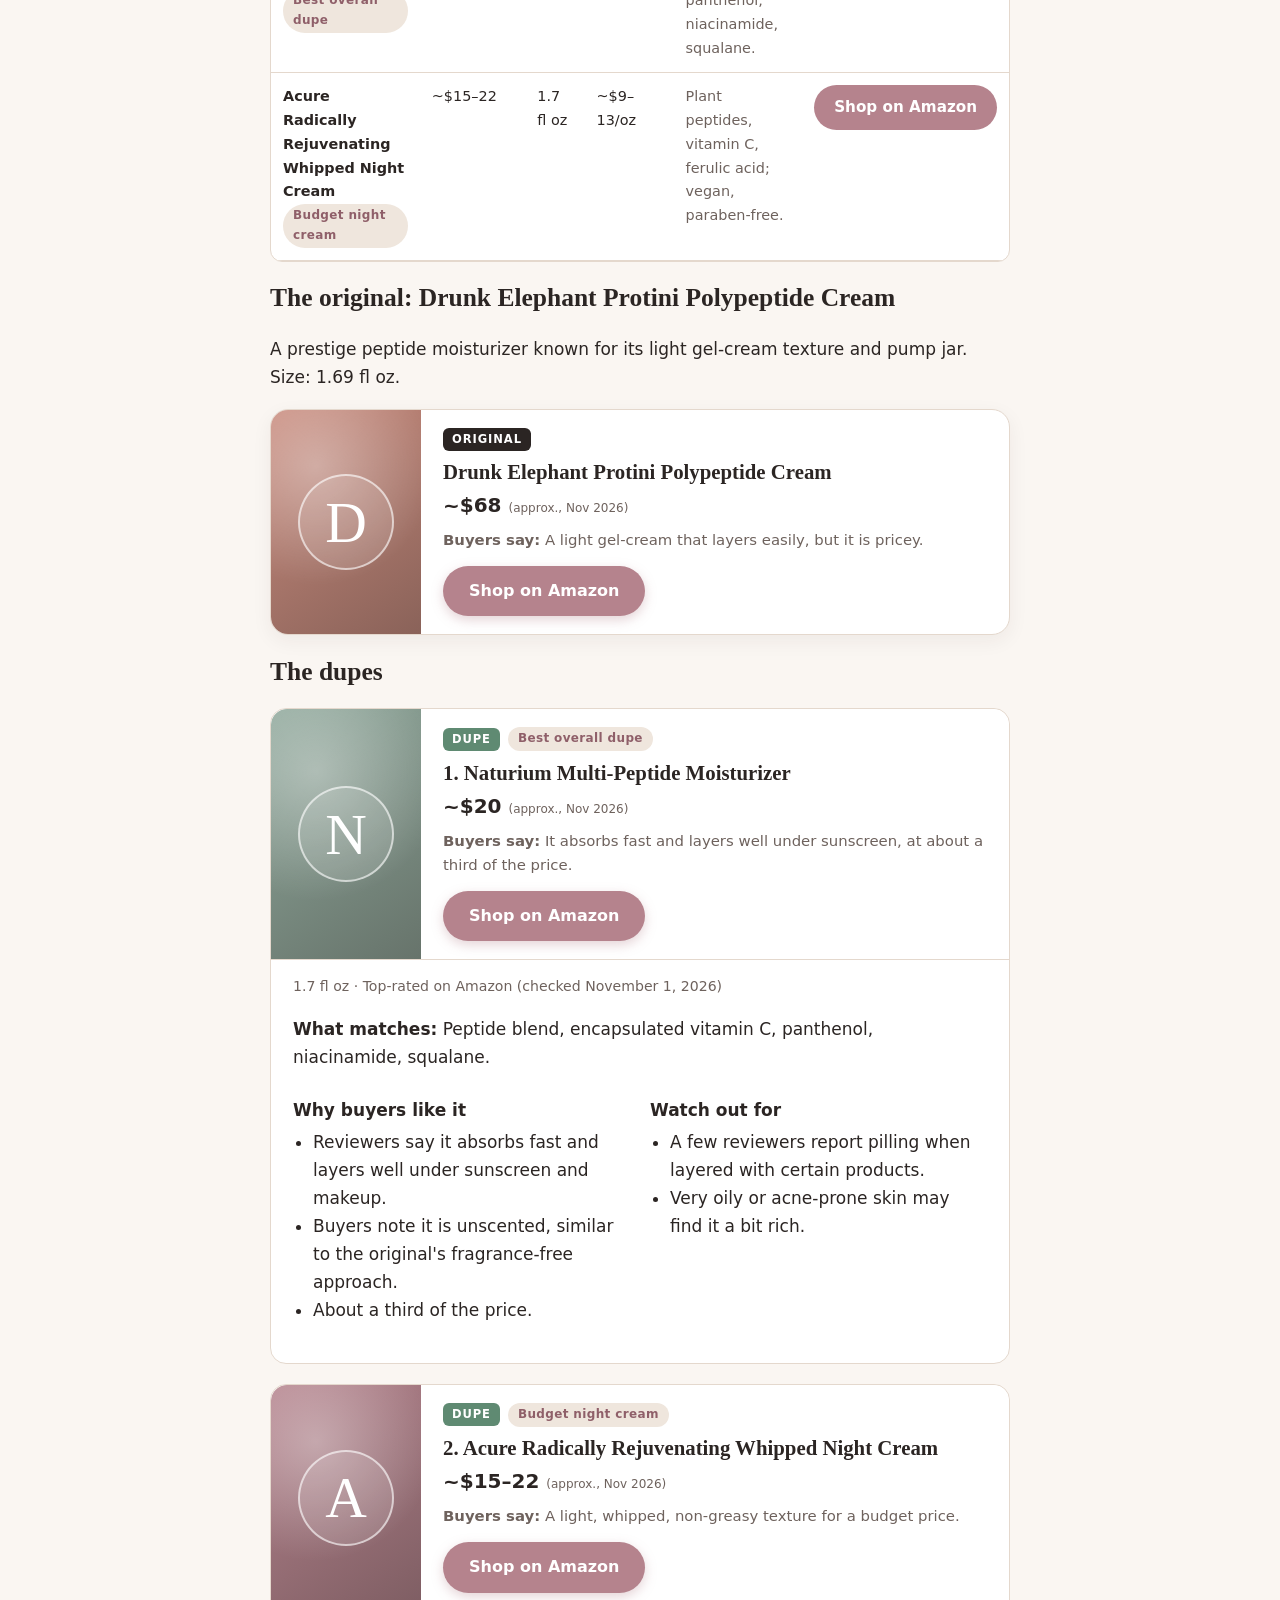
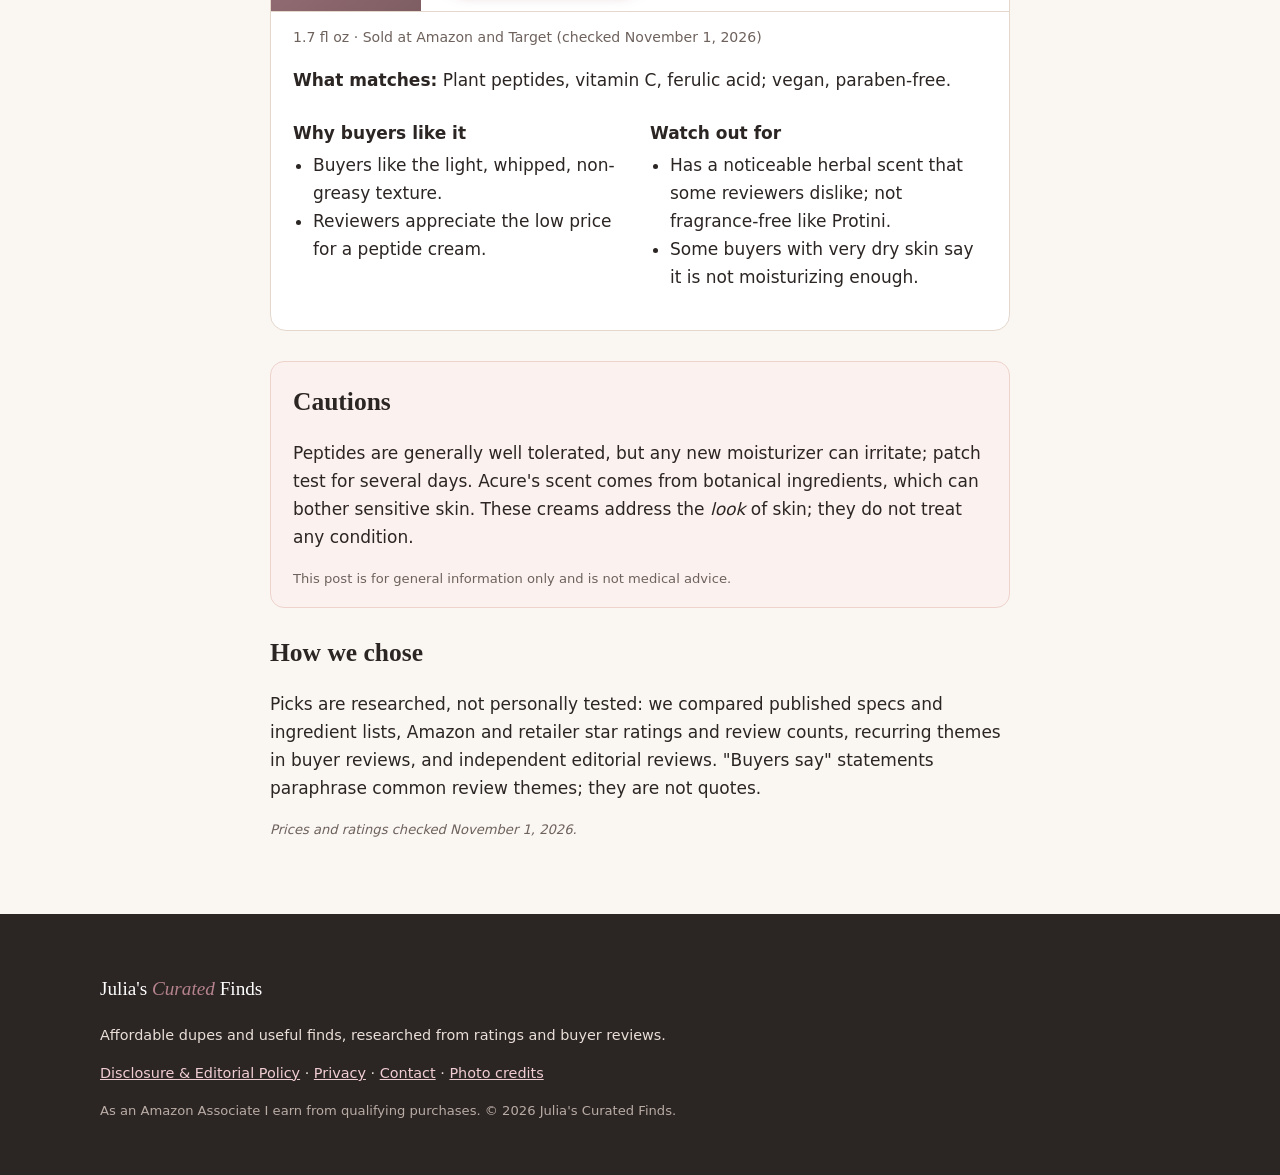
<file: posts/drunk-elephant-protini-dupes-with-peptides.html>
<!doctype html>
<html lang="en"><head><meta charset="utf-8"><meta name="viewport" content="width=device-width,initial-scale=1">
<title>Drunk Elephant Protini Dupes With Peptides | Julia&#x27;s Curated Finds</title><meta name="description" content="Drunk Elephant Protini Polypeptide Cream costs ~$68. Compare Naturium Multi-Peptide Moisturizer and Acure Radically Rejuvenating Whipped Night Cream by price and buyer reviews.">
<link rel="canonical" href="https://juliascuratedfinds.com/posts/drunk-elephant-protini-dupes-with-peptides.html">
<meta property="og:type" content="article"><meta property="og:site_name" content="Julia's Curated Finds">
<meta property="og:title" content="Drunk Elephant Protini Dupes With Peptides | Julia&#x27;s Curated Finds"><meta property="og:description" content="Drunk Elephant Protini Polypeptide Cream costs ~$68. Compare Naturium Multi-Peptide Moisturizer and Acure Radically Rejuvenating Whipped Night Cream by price and buyer reviews.">
<meta property="og:url" content="https://juliascuratedfinds.com/posts/drunk-elephant-protini-dupes-with-peptides.html"><meta property="og:image" content="https://juliascuratedfinds.com/images/post-peptide.jpg"><meta name="twitter:card" content="summary_large_image">
<link rel="stylesheet" href="../style.css"></head><body>
<header class="site-header"><div class="wrap"><a class="logo" href="../index.html">Julia's <em>Curated</em> Finds</a><nav><a href="../index.html">Home</a><a href="../beauty.html">Beauty</a><a href="../home.html">Home Finds</a><a href="../about.html">About</a><a href="../contact.html">Contact</a></nav></div></header>
<main><article class="post wrap narrow">
<p class="crumbs"><a href="../beauty.html">Beauty</a> › Skincare</p>
<h1>Drunk Elephant Protini Dupes With Peptides</h1>
<p class="disclosure"><strong>Disclosure:</strong> This post contains affiliate links. As an Amazon Associate I earn from qualifying purchases. <a href="../disclosure.html">Learn more</a>.</p>
<img class="post-hero" src="../images/post-peptide.jpg" alt="Lifestyle stock photo for Drunk Elephant Protini Dupes With Peptides" width="1200" height="800">
<div class="quick"><h2>Quick answer</h2><p>Drunk Elephant Protini Polypeptide Cream is about $68 for 1.69 oz. Naturium Multi-Peptide Moisturizer (~$20) is the closest daily alternative; Acure's Whipped Night Cream (~$15–22) is a budget peptide night option.</p></div>
<h2>Comparison at a glance</h2><p class="fine">Prices are approximate as of Nov 2026 and change often; check the retailer for the current price.</p>
<div class="table-wrap"><table><thead><tr><th>Product</th><th>Price (approx., Nov 2026)</th><th>Size</th><th>Price/oz</th><th>Key features</th><th>Where to buy</th></tr></thead><tbody><tr><td><strong>Drunk Elephant Protini Polypeptide Cream</strong><br><span class="tag">Original</span></td><td>~$68</td><td>1.69 fl oz</td><td>~$40/oz</td><td class="feat">Signal peptides, pygmy waterlily, soybean folic acid ferment; fragrance- and essential-oil-free.</td><td><a class="btn" href="https://www.amazon.com/dp/B07CG1Z78D?tag=tinylivingb02-20" rel="sponsored nofollow noopener" target="_blank">Shop on Amazon</a></td></tr><tr><td><strong>Naturium Multi-Peptide Moisturizer</strong><br><span class="tag">Best overall dupe</span></td><td>~$20</td><td>1.7 fl oz</td><td>~$12/oz</td><td class="feat">Peptide blend, encapsulated vitamin C, panthenol, niacinamide, squalane.</td><td><a class="btn" href="https://www.amazon.com/dp/B09BG477N1?tag=tinylivingb02-20" rel="sponsored nofollow noopener" target="_blank">Shop on Amazon</a></td></tr><tr><td><strong>Acure Radically Rejuvenating Whipped Night Cream</strong><br><span class="tag">Budget night cream</span></td><td>~$15–22</td><td>1.7 fl oz</td><td>~$9–13/oz</td><td class="feat">Plant peptides, vitamin C, ferulic acid; vegan, paraben-free.</td><td><a class="btn" href="https://www.amazon.com/dp/B07NJ4H5S3?tag=tinylivingb02-20" rel="sponsored nofollow noopener" target="_blank">Shop on Amazon</a></td></tr></tbody></table></div>
<h2>The original: Drunk Elephant Protini Polypeptide Cream</h2><p>A prestige peptide moisturizer known for its light gel-cream texture and pump jar. Size: 1.69 fl oz.</p><div class="pcard"><!-- ASIN: B07CG1Z78D | swap .pc-panel for PA-API image later --><div class="pc-panel" style="--c:#c98b7d" aria-hidden="true"><span>D</span></div>
<div class="pc-body"><div class="pc-top"><span class="badge b-orig">Original</span></div>
<h3>Drunk Elephant Protini Polypeptide Cream</h3><p class="pc-price">~$68 <small>(approx., Nov 2026)</small></p>
<p class="pc-says"><strong>Buyers say:</strong> A light gel-cream that layers easily, but it is pricey.</p><a class="btn btn-lg" href="https://www.amazon.com/dp/B07CG1Z78D?tag=tinylivingb02-20" rel="sponsored nofollow noopener" target="_blank">Shop on Amazon</a></div></div>
<h2>The dupes</h2><section class="pick"><div class="pcard"><!-- ASIN: B09BG477N1 | swap .pc-panel for PA-API image later --><div class="pc-panel" style="--c:#8fa89b" aria-hidden="true"><span>N</span></div>
<div class="pc-body"><div class="pc-top"><span class="badge b-dupe">Dupe</span><span class="tag">Best overall dupe</span></div>
<h3>1. Naturium Multi-Peptide Moisturizer</h3><p class="pc-price">~$20 <small>(approx., Nov 2026)</small></p>
<p class="pc-says"><strong>Buyers say:</strong> It absorbs fast and layers well under sunscreen, at about a third of the price.</p><a class="btn btn-lg" href="https://www.amazon.com/dp/B09BG477N1?tag=tinylivingb02-20" rel="sponsored nofollow noopener" target="_blank">Shop on Amazon</a></div></div><p class="meta">1.7 fl oz · Top-rated on Amazon (checked November 1, 2026)</p>
<p><strong>What matches:</strong> Peptide blend, encapsulated vitamin C, panthenol, niacinamide, squalane.</p>
<div class="two"><div><h4>Why buyers like it</h4><ul><li>Reviewers say it absorbs fast and layers well under sunscreen and makeup.</li><li>Buyers note it is unscented, similar to the original's fragrance-free approach.</li><li>About a third of the price.</li></ul></div>
<div><h4>Watch out for</h4><ul><li>A few reviewers report pilling when layered with certain products.</li><li>Very oily or acne-prone skin may find it a bit rich.</li></ul></div></div></section><section class="pick"><div class="pcard"><!-- ASIN: B07NJ4H5S3 | swap .pc-panel for PA-API image later --><div class="pc-panel" style="--c:#b5838d" aria-hidden="true"><span>A</span></div>
<div class="pc-body"><div class="pc-top"><span class="badge b-dupe">Dupe</span><span class="tag">Budget night cream</span></div>
<h3>2. Acure Radically Rejuvenating Whipped Night Cream</h3><p class="pc-price">~$15–22 <small>(approx., Nov 2026)</small></p>
<p class="pc-says"><strong>Buyers say:</strong> A light, whipped, non-greasy texture for a budget price.</p><a class="btn btn-lg" href="https://www.amazon.com/dp/B07NJ4H5S3?tag=tinylivingb02-20" rel="sponsored nofollow noopener" target="_blank">Shop on Amazon</a></div></div><p class="meta">1.7 fl oz · Sold at Amazon and Target (checked November 1, 2026)</p>
<p><strong>What matches:</strong> Plant peptides, vitamin C, ferulic acid; vegan, paraben-free.</p>
<div class="two"><div><h4>Why buyers like it</h4><ul><li>Buyers like the light, whipped, non-greasy texture.</li><li>Reviewers appreciate the low price for a peptide cream.</li></ul></div>
<div><h4>Watch out for</h4><ul><li>Has a noticeable herbal scent that some reviewers dislike; not fragrance-free like Protini.</li><li>Some buyers with very dry skin say it is not moisturizing enough.</li></ul></div></div></section>
<div class="caution"><h2>Cautions</h2><p>Peptides are generally well tolerated, but any new moisturizer can irritate; patch test for several days. Acure's scent comes from botanical ingredients, which can bother sensitive skin. These creams address the <em>look</em> of skin; they do not treat any condition.</p><p class="fine">This post is for general information only and is not medical advice.</p></div>
<h2>How we chose</h2><p>Picks are researched, not personally tested: we compared published specs and ingredient lists, Amazon and retailer star ratings and review counts, recurring themes in buyer reviews, and independent editorial reviews. "Buyers say" statements paraphrase common review themes; they are not quotes.</p>
<p class="fine"><em>Prices and ratings checked November 1, 2026.</em></p>
</article></main>
<footer class="site-footer"><div class="wrap"><p class="logo small">Julia's <em>Curated</em> Finds</p>
<p>Affordable dupes and useful finds, researched from ratings and buyer reviews.</p>
<p><a href="../disclosure.html">Disclosure &amp; Editorial Policy</a> · <a href="../privacy.html">Privacy</a> · <a href="../contact.html">Contact</a> · <a href="../credits.html">Photo credits</a></p>
<p class="fine">As an Amazon Associate I earn from qualifying purchases. © 2026 Julia's Curated Finds.</p></div></footer>
</body></html>
</file>
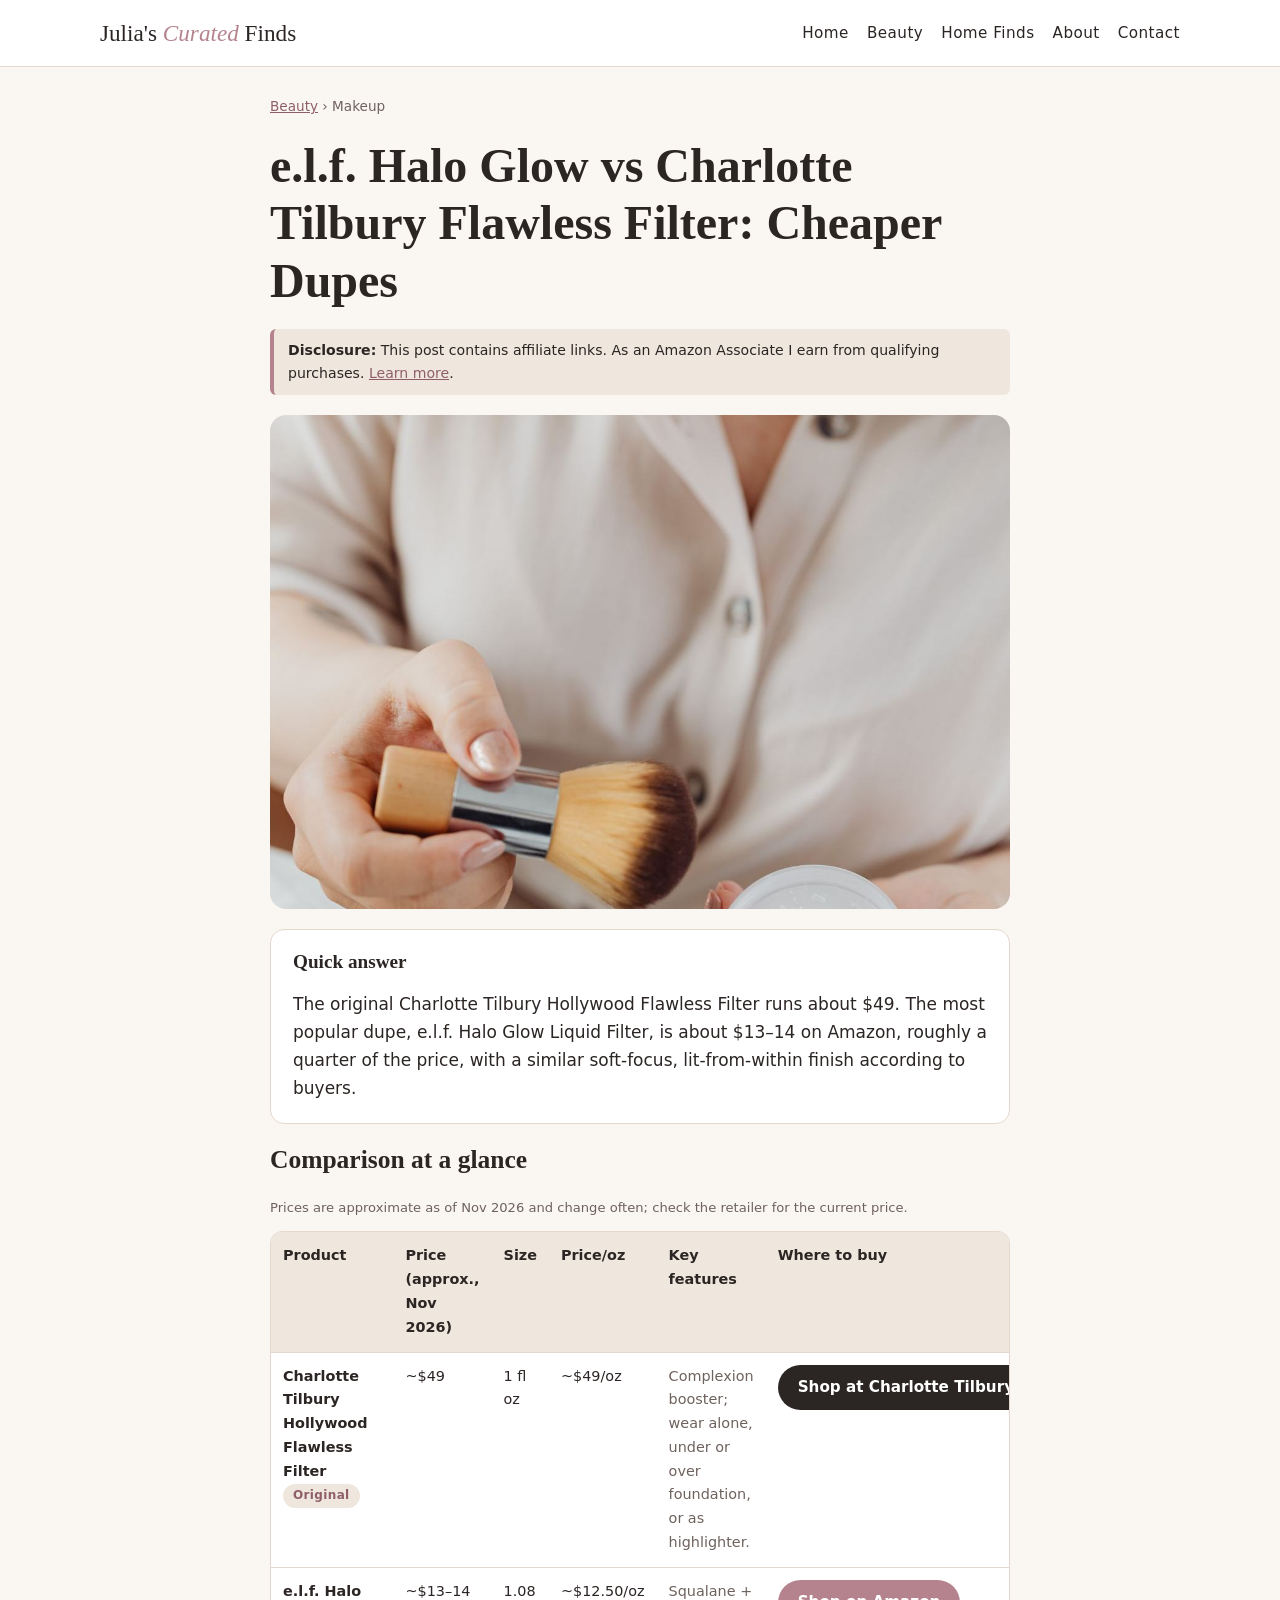
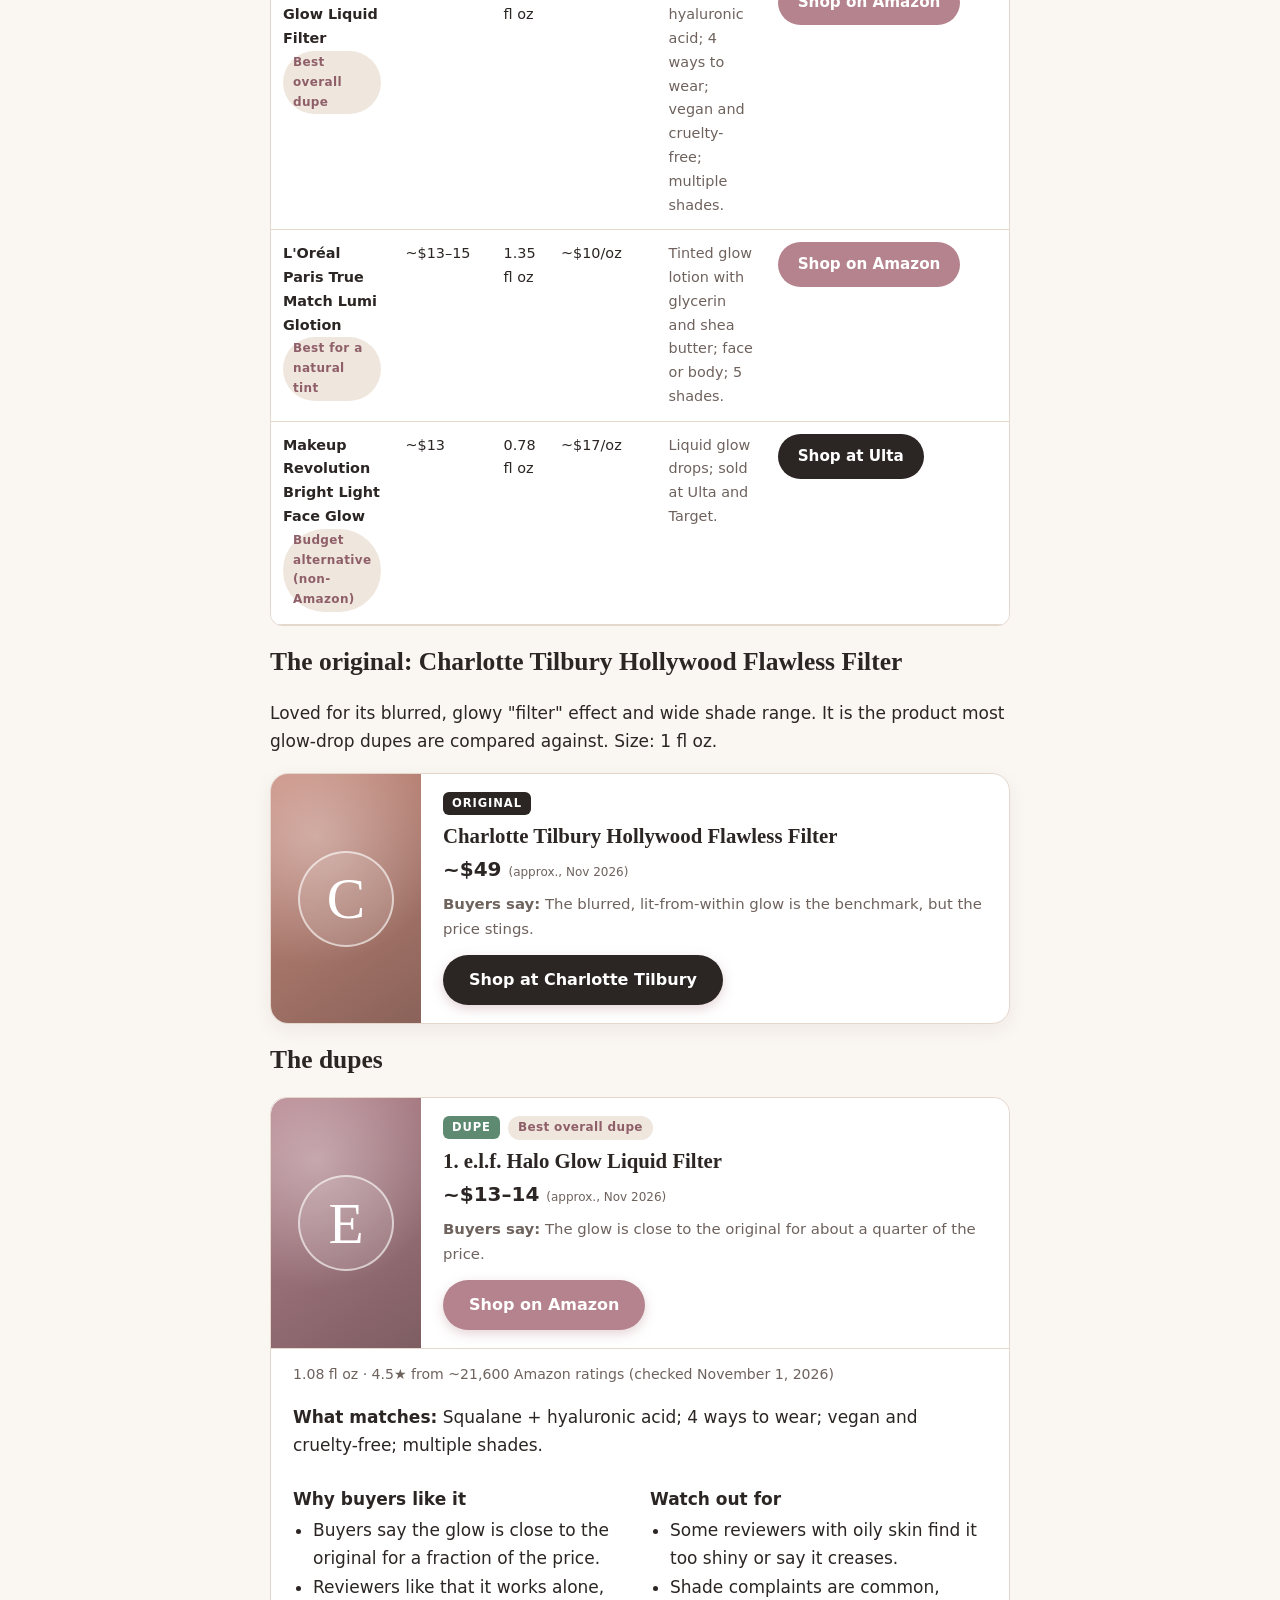
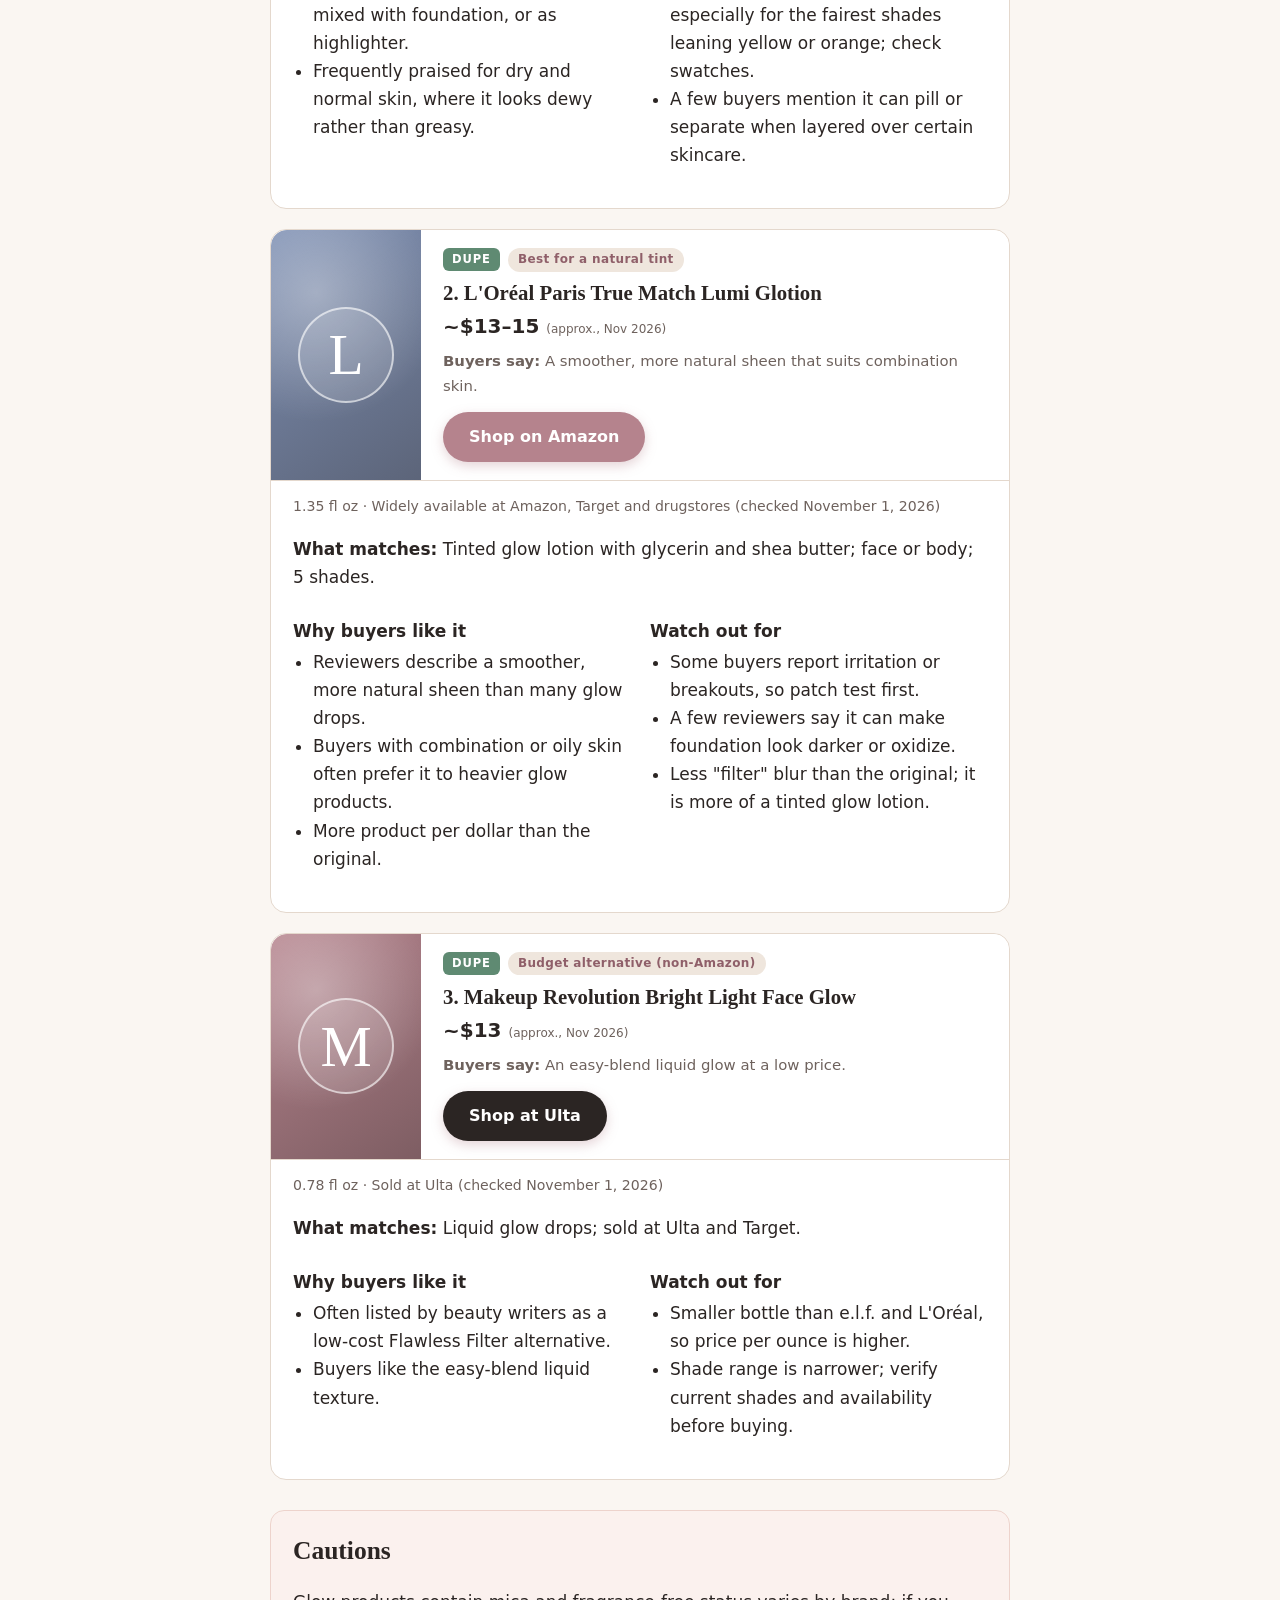
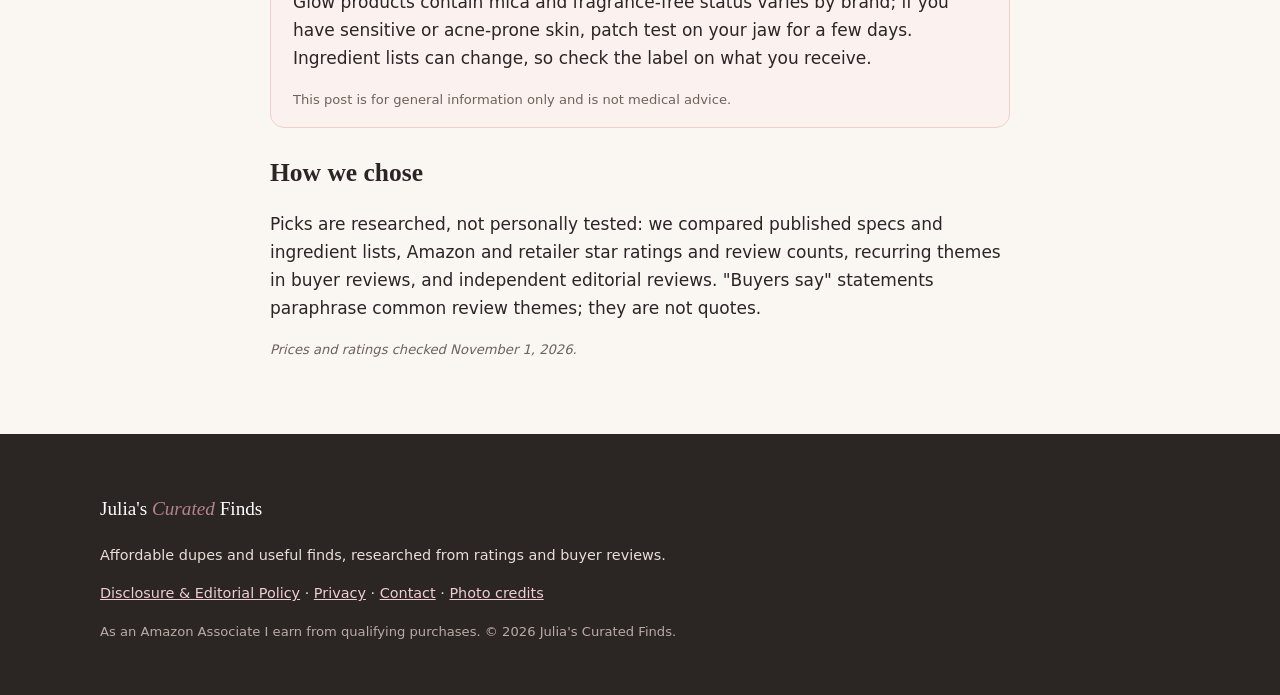
<file: posts/elf-halo-glow-vs-charlotte-tilbury-flawless-filter-dupes.html>
<!doctype html>
<html lang="en"><head><meta charset="utf-8"><meta name="viewport" content="width=device-width,initial-scale=1">
<title>e.l.f. Halo Glow vs Charlotte Tilbury Flawless Filter: Cheaper Dupes | Julia&#x27;s Curated Finds</title><meta name="description" content="Charlotte Tilbury Hollywood Flawless Filter costs ~$49. Compare e.l.f. Halo Glow, L&#x27;Oréal Lumi Glotion and Makeup Revolution glow dupes by price, finish and what buyers say.">
<link rel="canonical" href="https://juliascuratedfinds.com/posts/elf-halo-glow-vs-charlotte-tilbury-flawless-filter-dupes.html">
<meta property="og:type" content="article"><meta property="og:site_name" content="Julia's Curated Finds">
<meta property="og:title" content="e.l.f. Halo Glow vs Charlotte Tilbury Flawless Filter: Cheaper Dupes | Julia&#x27;s Curated Finds"><meta property="og:description" content="Charlotte Tilbury Hollywood Flawless Filter costs ~$49. Compare e.l.f. Halo Glow, L&#x27;Oréal Lumi Glotion and Makeup Revolution glow dupes by price, finish and what buyers say.">
<meta property="og:url" content="https://juliascuratedfinds.com/posts/elf-halo-glow-vs-charlotte-tilbury-flawless-filter-dupes.html"><meta property="og:image" content="https://juliascuratedfinds.com/images/post-glow.jpg"><meta name="twitter:card" content="summary_large_image">
<link rel="stylesheet" href="../style.css"></head><body>
<header class="site-header"><div class="wrap"><a class="logo" href="../index.html">Julia's <em>Curated</em> Finds</a><nav><a href="../index.html">Home</a><a href="../beauty.html">Beauty</a><a href="../home.html">Home Finds</a><a href="../about.html">About</a><a href="../contact.html">Contact</a></nav></div></header>
<main><article class="post wrap narrow">
<p class="crumbs"><a href="../beauty.html">Beauty</a> › Makeup</p>
<h1>e.l.f. Halo Glow vs Charlotte Tilbury Flawless Filter: Cheaper Dupes</h1>
<p class="disclosure"><strong>Disclosure:</strong> This post contains affiliate links. As an Amazon Associate I earn from qualifying purchases. <a href="../disclosure.html">Learn more</a>.</p>
<img class="post-hero" src="../images/post-glow.jpg" alt="Lifestyle stock photo for e.l.f. Halo Glow vs Charlotte Tilbury Flawless Filter: Cheaper Dupes" width="1200" height="800">
<div class="quick"><h2>Quick answer</h2><p>The original Charlotte Tilbury Hollywood Flawless Filter runs about $49. The most popular dupe, e.l.f. Halo Glow Liquid Filter, is about $13–14 on Amazon, roughly a quarter of the price, with a similar soft-focus, lit-from-within finish according to buyers.</p></div>
<h2>Comparison at a glance</h2><p class="fine">Prices are approximate as of Nov 2026 and change often; check the retailer for the current price.</p>
<div class="table-wrap"><table><thead><tr><th>Product</th><th>Price (approx., Nov 2026)</th><th>Size</th><th>Price/oz</th><th>Key features</th><th>Where to buy</th></tr></thead><tbody><tr><td><strong>Charlotte Tilbury Hollywood Flawless Filter</strong><br><span class="tag">Original</span></td><td>~$49</td><td>1 fl oz</td><td>~$49/oz</td><td class="feat">Complexion booster; wear alone, under or over foundation, or as highlighter.</td><td><!-- NEEDS AFFILIATE LINK: non-Amazon product, plain URL for now --><a class="btn btn-alt" href="https://www.charlottetilbury.com/us/product/hollywood-flawless-filter-shade-3-fair" target="_blank" rel="noopener">Shop at Charlotte Tilbury</a></td></tr><tr><td><strong>e.l.f. Halo Glow Liquid Filter</strong><br><span class="tag">Best overall dupe</span></td><td>~$13–14</td><td>1.08 fl oz</td><td>~$12.50/oz</td><td class="feat">Squalane + hyaluronic acid; 4 ways to wear; vegan and cruelty-free; multiple shades.</td><td><a class="btn" href="https://www.amazon.com/dp/B0B5MG15B2?tag=tinylivingb02-20" rel="sponsored nofollow noopener" target="_blank">Shop on Amazon</a></td></tr><tr><td><strong>L'Oréal Paris True Match Lumi Glotion</strong><br><span class="tag">Best for a natural tint</span></td><td>~$13–15</td><td>1.35 fl oz</td><td>~$10/oz</td><td class="feat">Tinted glow lotion with glycerin and shea butter; face or body; 5 shades.</td><td><a class="btn" href="https://www.amazon.com/dp/B074PTZCNW?tag=tinylivingb02-20" rel="sponsored nofollow noopener" target="_blank">Shop on Amazon</a></td></tr><tr><td><strong>Makeup Revolution Bright Light Face Glow</strong><br><span class="tag">Budget alternative (non-Amazon)</span></td><td>~$13</td><td>0.78 fl oz</td><td>~$17/oz</td><td class="feat">Liquid glow drops; sold at Ulta and Target.</td><td><!-- NEEDS AFFILIATE LINK: non-Amazon product, plain URL for now --><a class="btn btn-alt" href="https://www.ulta.com/brand/makeup-revolution" target="_blank" rel="noopener">Shop at Ulta</a></td></tr></tbody></table></div>
<h2>The original: Charlotte Tilbury Hollywood Flawless Filter</h2><p>Loved for its blurred, glowy "filter" effect and wide shade range. It is the product most glow-drop dupes are compared against. Size: 1 fl oz.</p><div class="pcard"><!-- no ASIN: non-Amazon product --><div class="pc-panel" style="--c:#c98b7d" aria-hidden="true"><span>C</span></div>
<div class="pc-body"><div class="pc-top"><span class="badge b-orig">Original</span></div>
<h3>Charlotte Tilbury Hollywood Flawless Filter</h3><p class="pc-price">~$49 <small>(approx., Nov 2026)</small></p>
<p class="pc-says"><strong>Buyers say:</strong> The blurred, lit-from-within glow is the benchmark, but the price stings.</p><!-- NEEDS AFFILIATE LINK: non-Amazon product, plain URL for now --><a class="btn btn-lg btn-alt" href="https://www.charlottetilbury.com/us/product/hollywood-flawless-filter-shade-3-fair" target="_blank" rel="noopener">Shop at Charlotte Tilbury</a></div></div>
<h2>The dupes</h2><section class="pick"><div class="pcard"><!-- ASIN: B0B5MG15B2 | swap .pc-panel for PA-API image later --><div class="pc-panel" style="--c:#b5838d" aria-hidden="true"><span>E</span></div>
<div class="pc-body"><div class="pc-top"><span class="badge b-dupe">Dupe</span><span class="tag">Best overall dupe</span></div>
<h3>1. e.l.f. Halo Glow Liquid Filter</h3><p class="pc-price">~$13–14 <small>(approx., Nov 2026)</small></p>
<p class="pc-says"><strong>Buyers say:</strong> The glow is close to the original for about a quarter of the price.</p><a class="btn btn-lg" href="https://www.amazon.com/dp/B0B5MG15B2?tag=tinylivingb02-20" rel="sponsored nofollow noopener" target="_blank">Shop on Amazon</a></div></div><p class="meta">1.08 fl oz · 4.5★ from ~21,600 Amazon ratings (checked November 1, 2026)</p>
<p><strong>What matches:</strong> Squalane + hyaluronic acid; 4 ways to wear; vegan and cruelty-free; multiple shades.</p>
<div class="two"><div><h4>Why buyers like it</h4><ul><li>Buyers say the glow is close to the original for a fraction of the price.</li><li>Reviewers like that it works alone, mixed with foundation, or as highlighter.</li><li>Frequently praised for dry and normal skin, where it looks dewy rather than greasy.</li></ul></div>
<div><h4>Watch out for</h4><ul><li>Some reviewers with oily skin find it too shiny or say it creases.</li><li>Shade complaints are common, especially for the fairest shades leaning yellow or orange; check swatches.</li><li>A few buyers mention it can pill or separate when layered over certain skincare.</li></ul></div></div></section><section class="pick"><div class="pcard"><!-- ASIN: B074PTZCNW | swap .pc-panel for PA-API image later --><div class="pc-panel" style="--c:#7d8fb3" aria-hidden="true"><span>L</span></div>
<div class="pc-body"><div class="pc-top"><span class="badge b-dupe">Dupe</span><span class="tag">Best for a natural tint</span></div>
<h3>2. L'Oréal Paris True Match Lumi Glotion</h3><p class="pc-price">~$13–15 <small>(approx., Nov 2026)</small></p>
<p class="pc-says"><strong>Buyers say:</strong> A smoother, more natural sheen that suits combination skin.</p><a class="btn btn-lg" href="https://www.amazon.com/dp/B074PTZCNW?tag=tinylivingb02-20" rel="sponsored nofollow noopener" target="_blank">Shop on Amazon</a></div></div><p class="meta">1.35 fl oz · Widely available at Amazon, Target and drugstores (checked November 1, 2026)</p>
<p><strong>What matches:</strong> Tinted glow lotion with glycerin and shea butter; face or body; 5 shades.</p>
<div class="two"><div><h4>Why buyers like it</h4><ul><li>Reviewers describe a smoother, more natural sheen than many glow drops.</li><li>Buyers with combination or oily skin often prefer it to heavier glow products.</li><li>More product per dollar than the original.</li></ul></div>
<div><h4>Watch out for</h4><ul><li>Some buyers report irritation or breakouts, so patch test first.</li><li>A few reviewers say it can make foundation look darker or oxidize.</li><li>Less "filter" blur than the original; it is more of a tinted glow lotion.</li></ul></div></div></section><section class="pick"><div class="pcard"><!-- no ASIN: non-Amazon product --><div class="pc-panel" style="--c:#b5838d" aria-hidden="true"><span>M</span></div>
<div class="pc-body"><div class="pc-top"><span class="badge b-dupe">Dupe</span><span class="tag">Budget alternative (non-Amazon)</span></div>
<h3>3. Makeup Revolution Bright Light Face Glow</h3><p class="pc-price">~$13 <small>(approx., Nov 2026)</small></p>
<p class="pc-says"><strong>Buyers say:</strong> An easy-blend liquid glow at a low price.</p><!-- NEEDS AFFILIATE LINK: non-Amazon product, plain URL for now --><a class="btn btn-lg btn-alt" href="https://www.ulta.com/brand/makeup-revolution" target="_blank" rel="noopener">Shop at Ulta</a></div></div><p class="meta">0.78 fl oz · Sold at Ulta (checked November 1, 2026)</p>
<p><strong>What matches:</strong> Liquid glow drops; sold at Ulta and Target.</p>
<div class="two"><div><h4>Why buyers like it</h4><ul><li>Often listed by beauty writers as a low-cost Flawless Filter alternative.</li><li>Buyers like the easy-blend liquid texture.</li></ul></div>
<div><h4>Watch out for</h4><ul><li>Smaller bottle than e.l.f. and L'Oréal, so price per ounce is higher.</li><li>Shade range is narrower; verify current shades and availability before buying.</li></ul></div></div></section>
<div class="caution"><h2>Cautions</h2><p>Glow products contain mica and fragrance-free status varies by brand; if you have sensitive or acne-prone skin, patch test on your jaw for a few days. Ingredient lists can change, so check the label on what you receive.</p><p class="fine">This post is for general information only and is not medical advice.</p></div>
<h2>How we chose</h2><p>Picks are researched, not personally tested: we compared published specs and ingredient lists, Amazon and retailer star ratings and review counts, recurring themes in buyer reviews, and independent editorial reviews. "Buyers say" statements paraphrase common review themes; they are not quotes.</p>
<p class="fine"><em>Prices and ratings checked November 1, 2026.</em></p>
</article></main>
<footer class="site-footer"><div class="wrap"><p class="logo small">Julia's <em>Curated</em> Finds</p>
<p>Affordable dupes and useful finds, researched from ratings and buyer reviews.</p>
<p><a href="../disclosure.html">Disclosure &amp; Editorial Policy</a> · <a href="../privacy.html">Privacy</a> · <a href="../contact.html">Contact</a> · <a href="../credits.html">Photo credits</a></p>
<p class="fine">As an Amazon Associate I earn from qualifying purchases. © 2026 Julia's Curated Finds.</p></div></footer>
</body></html>
</file>
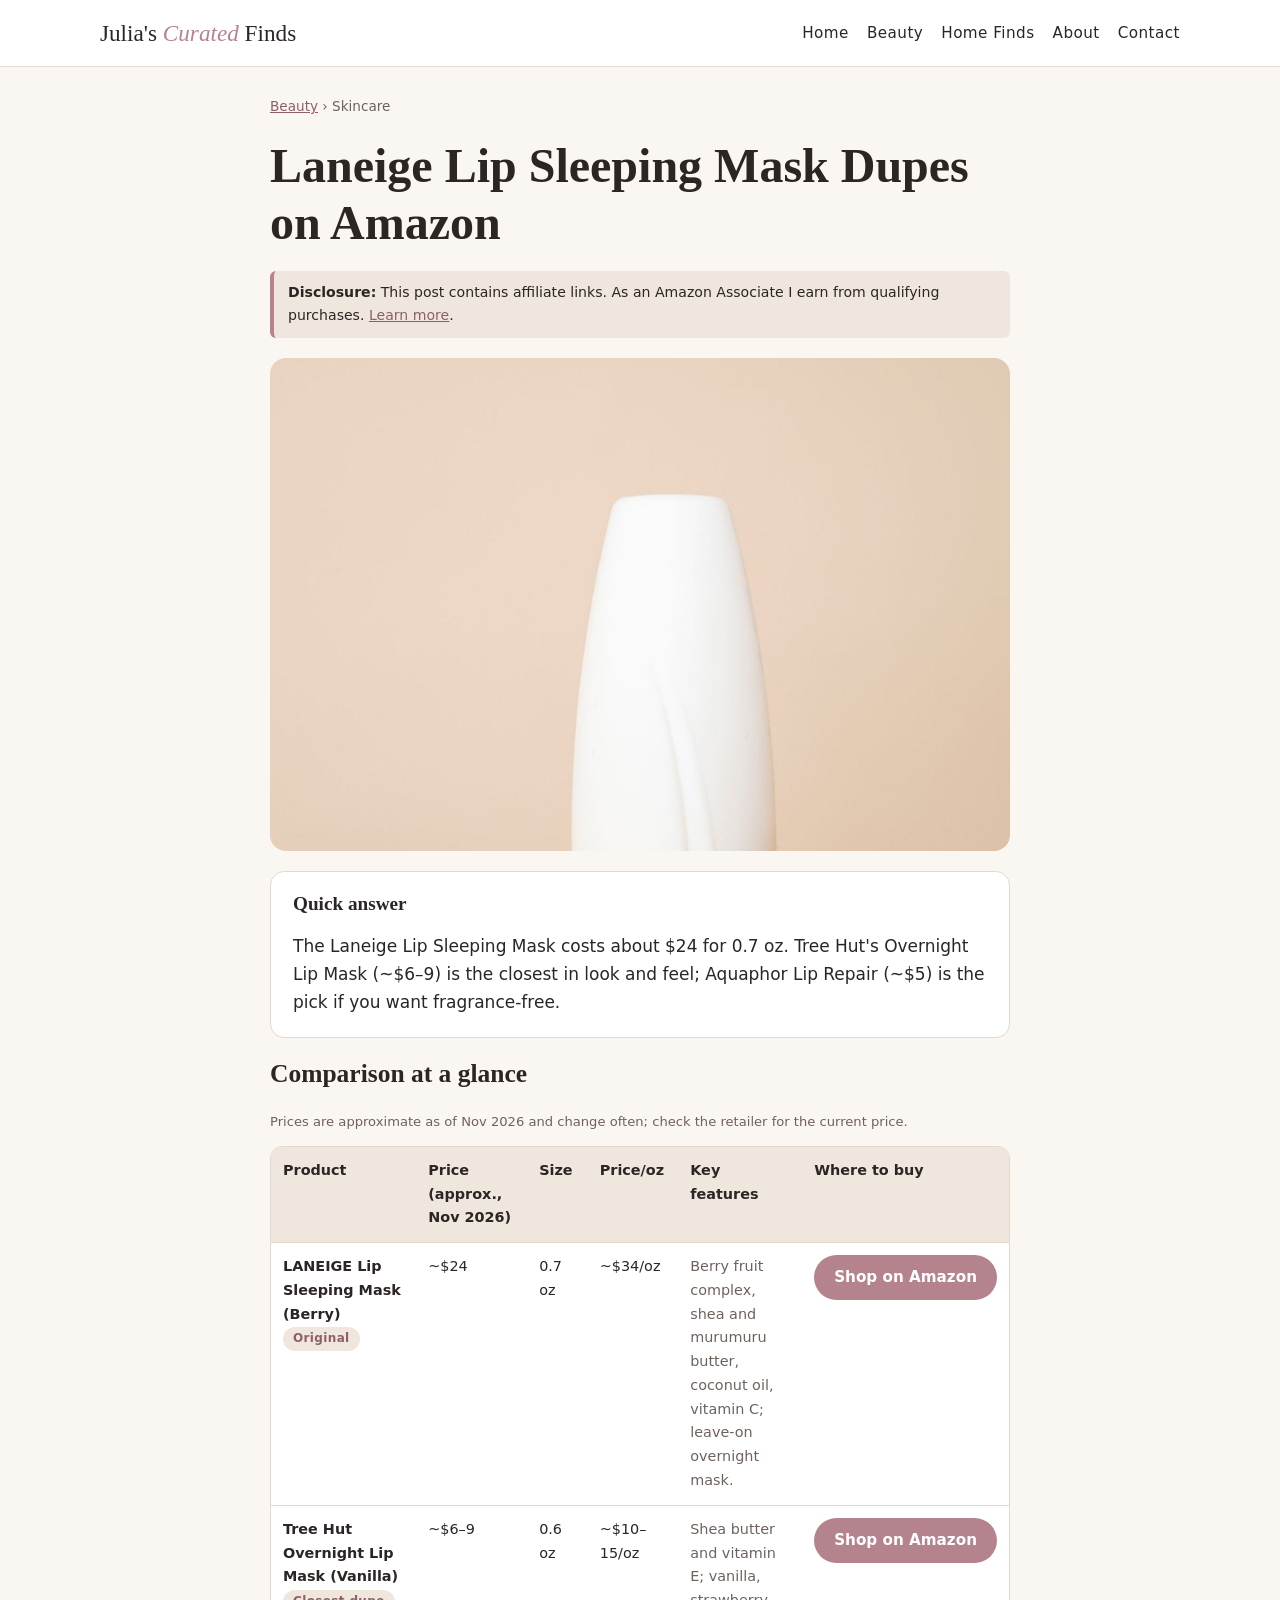
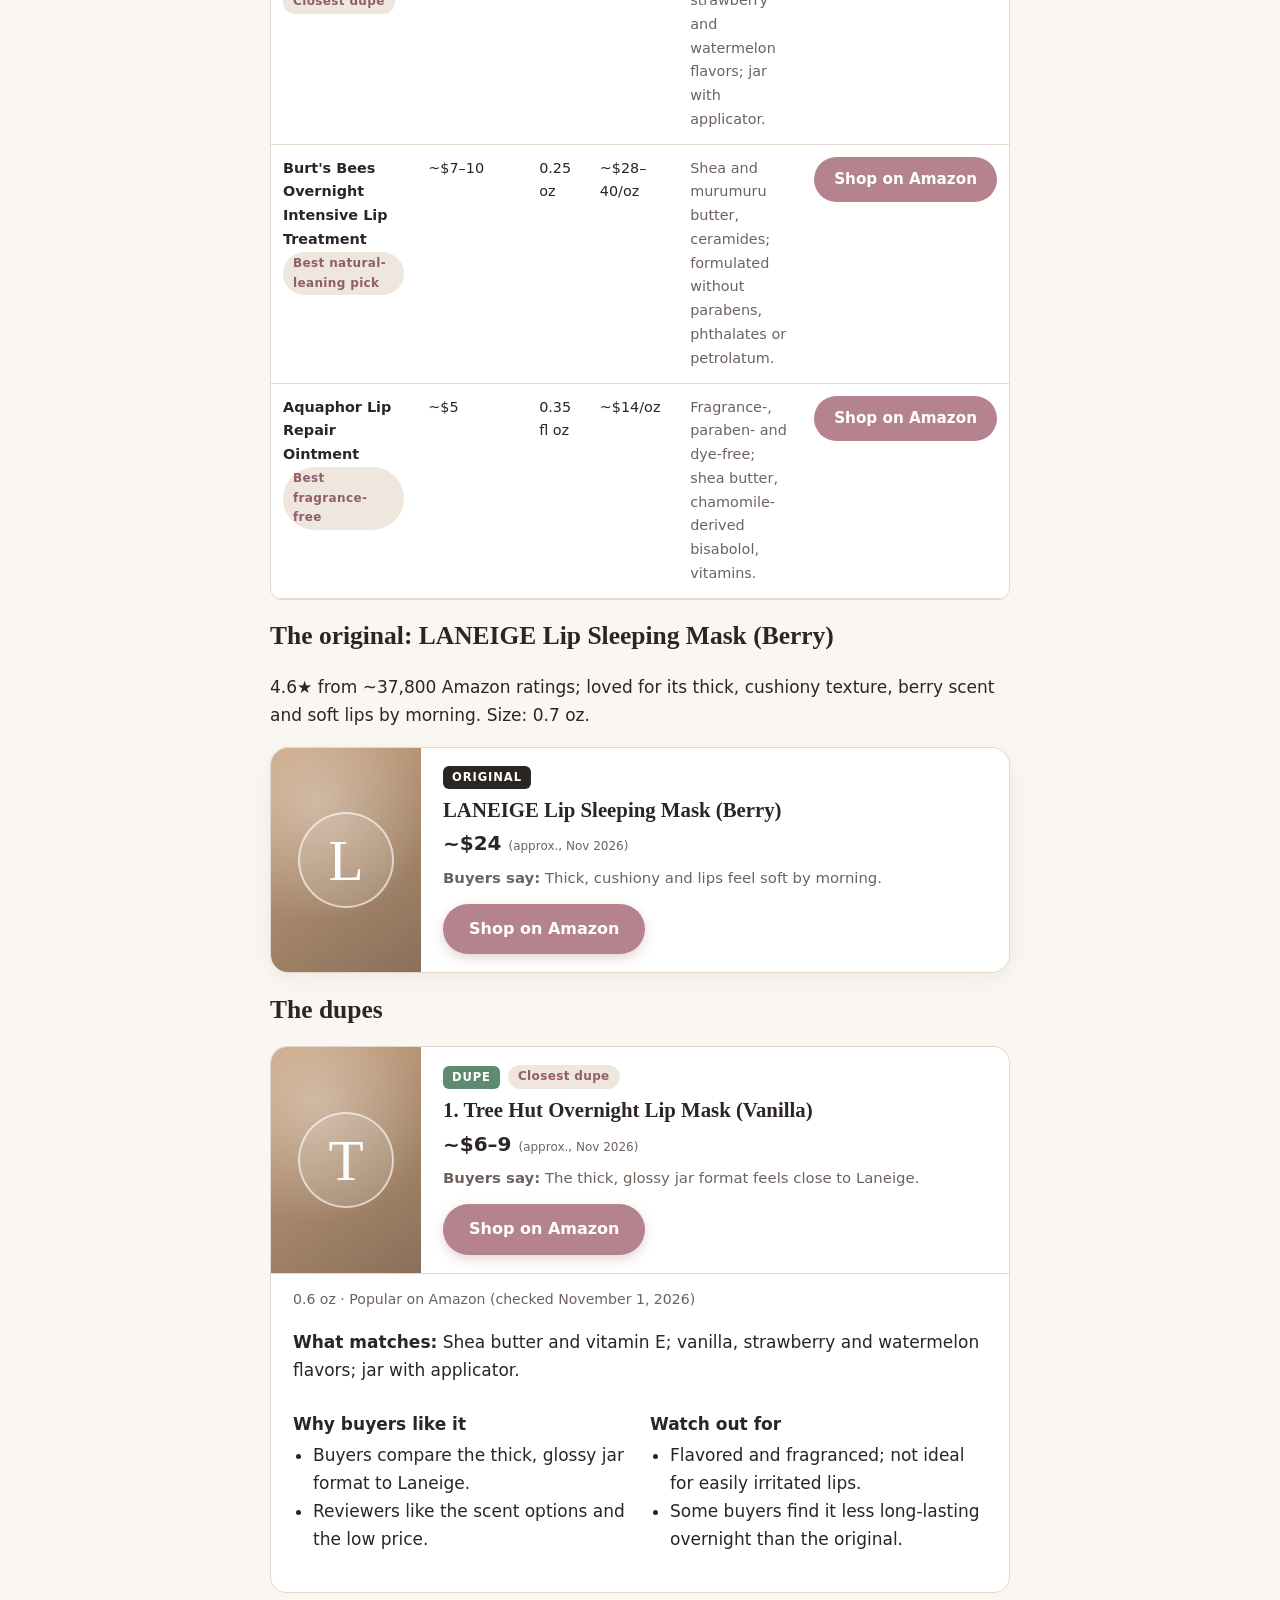
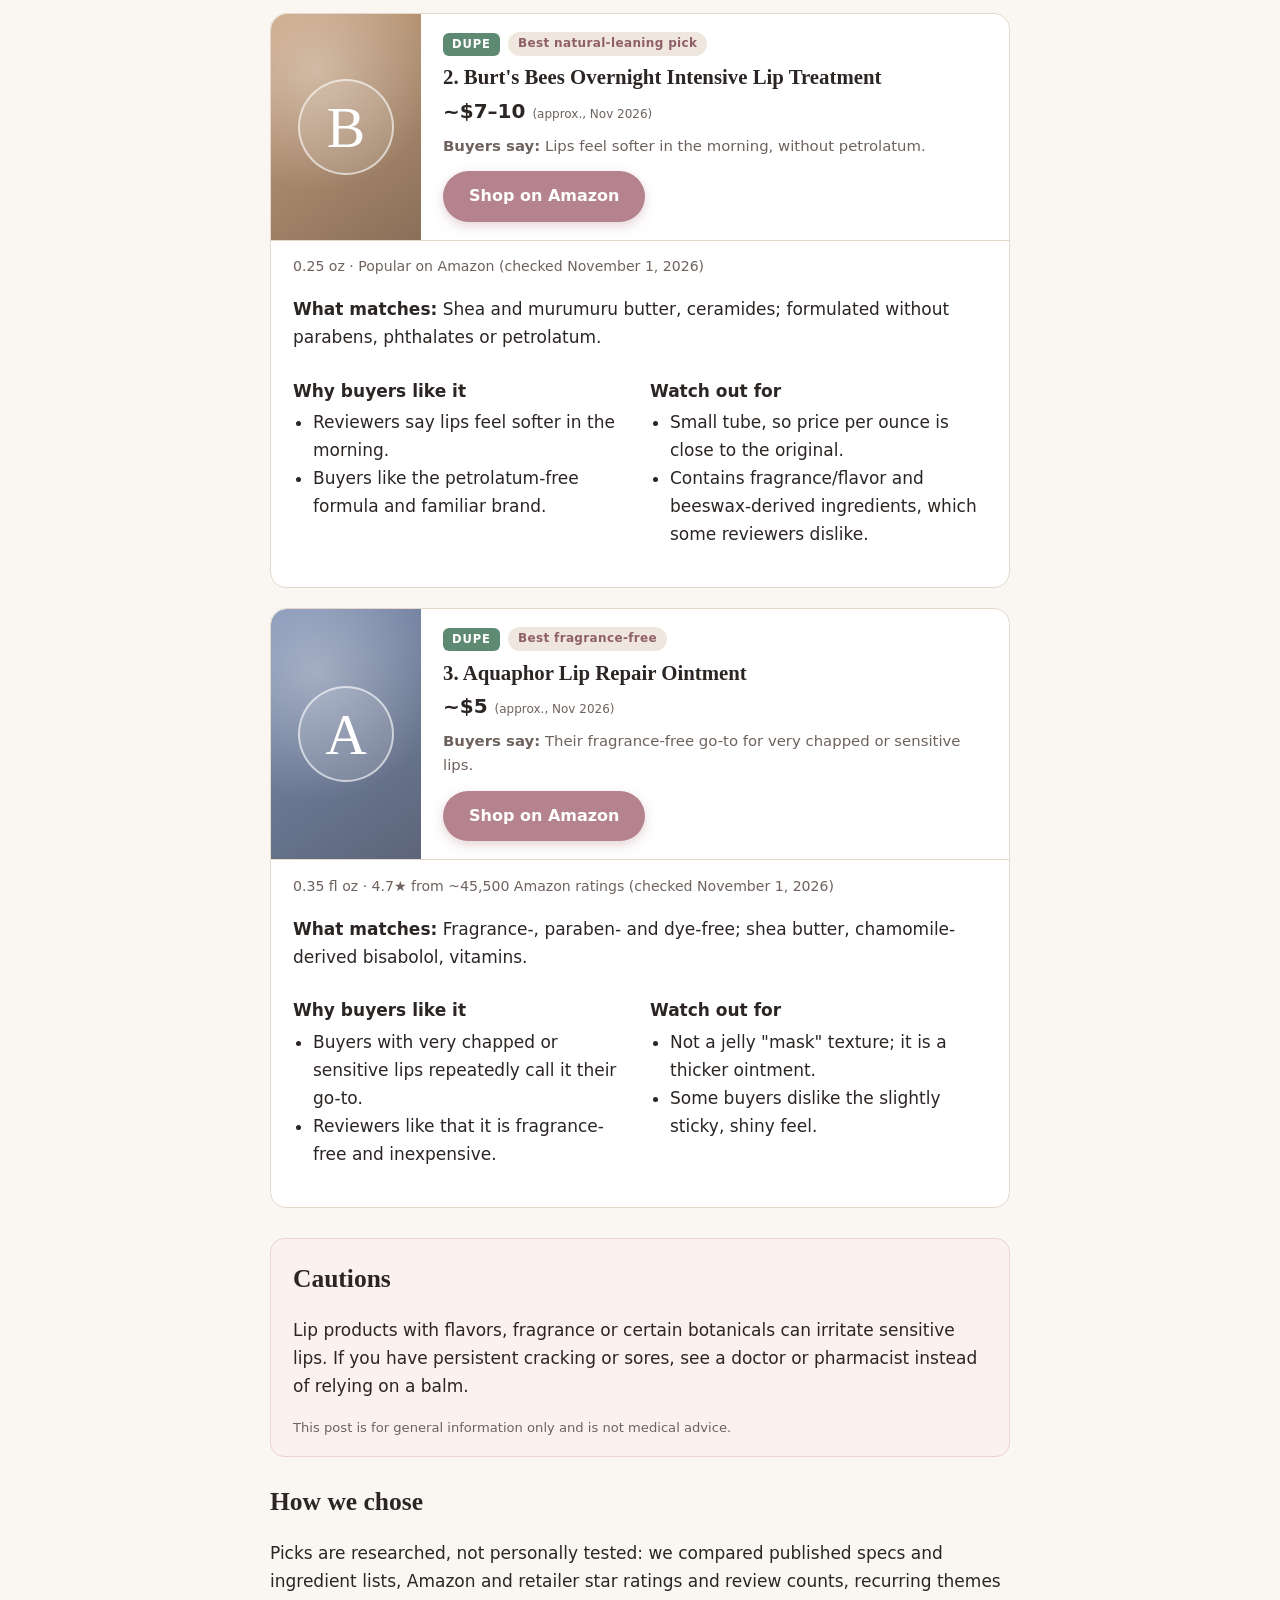
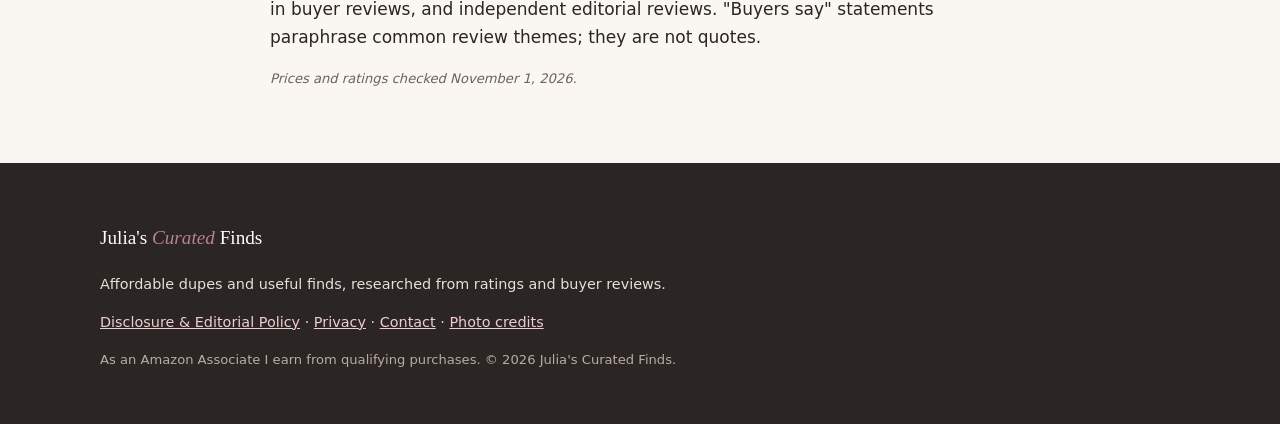
<file: posts/laneige-lip-sleeping-mask-dupes-on-amazon.html>
<!doctype html>
<html lang="en"><head><meta charset="utf-8"><meta name="viewport" content="width=device-width,initial-scale=1">
<title>Laneige Lip Sleeping Mask Dupes on Amazon | Julia&#x27;s Curated Finds</title><meta name="description" content="Laneige Lip Sleeping Mask is ~$24. Compare Tree Hut Overnight Lip Mask, Burt&#x27;s Bees Overnight Intensive Lip Treatment and fragrance-free Aquaphor Lip Repair.">
<link rel="canonical" href="https://juliascuratedfinds.com/posts/laneige-lip-sleeping-mask-dupes-on-amazon.html">
<meta property="og:type" content="article"><meta property="og:site_name" content="Julia's Curated Finds">
<meta property="og:title" content="Laneige Lip Sleeping Mask Dupes on Amazon | Julia&#x27;s Curated Finds"><meta property="og:description" content="Laneige Lip Sleeping Mask is ~$24. Compare Tree Hut Overnight Lip Mask, Burt&#x27;s Bees Overnight Intensive Lip Treatment and fragrance-free Aquaphor Lip Repair.">
<meta property="og:url" content="https://juliascuratedfinds.com/posts/laneige-lip-sleeping-mask-dupes-on-amazon.html"><meta property="og:image" content="https://juliascuratedfinds.com/images/post-lip.jpg"><meta name="twitter:card" content="summary_large_image">
<link rel="stylesheet" href="../style.css"></head><body>
<header class="site-header"><div class="wrap"><a class="logo" href="../index.html">Julia's <em>Curated</em> Finds</a><nav><a href="../index.html">Home</a><a href="../beauty.html">Beauty</a><a href="../home.html">Home Finds</a><a href="../about.html">About</a><a href="../contact.html">Contact</a></nav></div></header>
<main><article class="post wrap narrow">
<p class="crumbs"><a href="../beauty.html">Beauty</a> › Skincare</p>
<h1>Laneige Lip Sleeping Mask Dupes on Amazon</h1>
<p class="disclosure"><strong>Disclosure:</strong> This post contains affiliate links. As an Amazon Associate I earn from qualifying purchases. <a href="../disclosure.html">Learn more</a>.</p>
<img class="post-hero" src="../images/post-lip.jpg" alt="Lifestyle stock photo for Laneige Lip Sleeping Mask Dupes on Amazon" width="1200" height="800">
<div class="quick"><h2>Quick answer</h2><p>The Laneige Lip Sleeping Mask costs about $24 for 0.7 oz. Tree Hut's Overnight Lip Mask (~$6–9) is the closest in look and feel; Aquaphor Lip Repair (~$5) is the pick if you want fragrance-free.</p></div>
<h2>Comparison at a glance</h2><p class="fine">Prices are approximate as of Nov 2026 and change often; check the retailer for the current price.</p>
<div class="table-wrap"><table><thead><tr><th>Product</th><th>Price (approx., Nov 2026)</th><th>Size</th><th>Price/oz</th><th>Key features</th><th>Where to buy</th></tr></thead><tbody><tr><td><strong>LANEIGE Lip Sleeping Mask (Berry)</strong><br><span class="tag">Original</span></td><td>~$24</td><td>0.7 oz</td><td>~$34/oz</td><td class="feat">Berry fruit complex, shea and murumuru butter, coconut oil, vitamin C; leave-on overnight mask.</td><td><a class="btn" href="https://www.amazon.com/dp/B07XXPHQZK?tag=tinylivingb02-20" rel="sponsored nofollow noopener" target="_blank">Shop on Amazon</a></td></tr><tr><td><strong>Tree Hut Overnight Lip Mask (Vanilla)</strong><br><span class="tag">Closest dupe</span></td><td>~$6–9</td><td>0.6 oz</td><td>~$10–15/oz</td><td class="feat">Shea butter and vitamin E; vanilla, strawberry and watermelon flavors; jar with applicator.</td><td><a class="btn" href="https://www.amazon.com/dp/B0DPJHWDVX?tag=tinylivingb02-20" rel="sponsored nofollow noopener" target="_blank">Shop on Amazon</a></td></tr><tr><td><strong>Burt's Bees Overnight Intensive Lip Treatment</strong><br><span class="tag">Best natural-leaning pick</span></td><td>~$7–10</td><td>0.25 oz</td><td>~$28–40/oz</td><td class="feat">Shea and murumuru butter, ceramides; formulated without parabens, phthalates or petrolatum.</td><td><a class="btn" href="https://www.amazon.com/dp/B078JD3TFP?tag=tinylivingb02-20" rel="sponsored nofollow noopener" target="_blank">Shop on Amazon</a></td></tr><tr><td><strong>Aquaphor Lip Repair Ointment</strong><br><span class="tag">Best fragrance-free</span></td><td>~$5</td><td>0.35 fl oz</td><td>~$14/oz</td><td class="feat">Fragrance-, paraben- and dye-free; shea butter, chamomile-derived bisabolol, vitamins.</td><td><a class="btn" href="https://www.amazon.com/dp/B004FHZKOA?tag=tinylivingb02-20" rel="sponsored nofollow noopener" target="_blank">Shop on Amazon</a></td></tr></tbody></table></div>
<h2>The original: LANEIGE Lip Sleeping Mask (Berry)</h2><p>4.6★ from ~37,800 Amazon ratings; loved for its thick, cushiony texture, berry scent and soft lips by morning. Size: 0.7 oz.</p><div class="pcard"><!-- ASIN: B07XXPHQZK | swap .pc-panel for PA-API image later --><div class="pc-panel" style="--c:#c9a27e" aria-hidden="true"><span>L</span></div>
<div class="pc-body"><div class="pc-top"><span class="badge b-orig">Original</span></div>
<h3>LANEIGE Lip Sleeping Mask (Berry)</h3><p class="pc-price">~$24 <small>(approx., Nov 2026)</small></p>
<p class="pc-says"><strong>Buyers say:</strong> Thick, cushiony and lips feel soft by morning.</p><a class="btn btn-lg" href="https://www.amazon.com/dp/B07XXPHQZK?tag=tinylivingb02-20" rel="sponsored nofollow noopener" target="_blank">Shop on Amazon</a></div></div>
<h2>The dupes</h2><section class="pick"><div class="pcard"><!-- ASIN: B0DPJHWDVX | swap .pc-panel for PA-API image later --><div class="pc-panel" style="--c:#c9a27e" aria-hidden="true"><span>T</span></div>
<div class="pc-body"><div class="pc-top"><span class="badge b-dupe">Dupe</span><span class="tag">Closest dupe</span></div>
<h3>1. Tree Hut Overnight Lip Mask (Vanilla)</h3><p class="pc-price">~$6–9 <small>(approx., Nov 2026)</small></p>
<p class="pc-says"><strong>Buyers say:</strong> The thick, glossy jar format feels close to Laneige.</p><a class="btn btn-lg" href="https://www.amazon.com/dp/B0DPJHWDVX?tag=tinylivingb02-20" rel="sponsored nofollow noopener" target="_blank">Shop on Amazon</a></div></div><p class="meta">0.6 oz · Popular on Amazon (checked November 1, 2026)</p>
<p><strong>What matches:</strong> Shea butter and vitamin E; vanilla, strawberry and watermelon flavors; jar with applicator.</p>
<div class="two"><div><h4>Why buyers like it</h4><ul><li>Buyers compare the thick, glossy jar format to Laneige.</li><li>Reviewers like the scent options and the low price.</li></ul></div>
<div><h4>Watch out for</h4><ul><li>Flavored and fragranced; not ideal for easily irritated lips.</li><li>Some buyers find it less long-lasting overnight than the original.</li></ul></div></div></section><section class="pick"><div class="pcard"><!-- ASIN: B078JD3TFP | swap .pc-panel for PA-API image later --><div class="pc-panel" style="--c:#c9a27e" aria-hidden="true"><span>B</span></div>
<div class="pc-body"><div class="pc-top"><span class="badge b-dupe">Dupe</span><span class="tag">Best natural-leaning pick</span></div>
<h3>2. Burt's Bees Overnight Intensive Lip Treatment</h3><p class="pc-price">~$7–10 <small>(approx., Nov 2026)</small></p>
<p class="pc-says"><strong>Buyers say:</strong> Lips feel softer in the morning, without petrolatum.</p><a class="btn btn-lg" href="https://www.amazon.com/dp/B078JD3TFP?tag=tinylivingb02-20" rel="sponsored nofollow noopener" target="_blank">Shop on Amazon</a></div></div><p class="meta">0.25 oz · Popular on Amazon (checked November 1, 2026)</p>
<p><strong>What matches:</strong> Shea and murumuru butter, ceramides; formulated without parabens, phthalates or petrolatum.</p>
<div class="two"><div><h4>Why buyers like it</h4><ul><li>Reviewers say lips feel softer in the morning.</li><li>Buyers like the petrolatum-free formula and familiar brand.</li></ul></div>
<div><h4>Watch out for</h4><ul><li>Small tube, so price per ounce is close to the original.</li><li>Contains fragrance/flavor and beeswax-derived ingredients, which some reviewers dislike.</li></ul></div></div></section><section class="pick"><div class="pcard"><!-- ASIN: B004FHZKOA | swap .pc-panel for PA-API image later --><div class="pc-panel" style="--c:#7d8fb3" aria-hidden="true"><span>A</span></div>
<div class="pc-body"><div class="pc-top"><span class="badge b-dupe">Dupe</span><span class="tag">Best fragrance-free</span></div>
<h3>3. Aquaphor Lip Repair Ointment</h3><p class="pc-price">~$5 <small>(approx., Nov 2026)</small></p>
<p class="pc-says"><strong>Buyers say:</strong> Their fragrance-free go-to for very chapped or sensitive lips.</p><a class="btn btn-lg" href="https://www.amazon.com/dp/B004FHZKOA?tag=tinylivingb02-20" rel="sponsored nofollow noopener" target="_blank">Shop on Amazon</a></div></div><p class="meta">0.35 fl oz · 4.7★ from ~45,500 Amazon ratings (checked November 1, 2026)</p>
<p><strong>What matches:</strong> Fragrance-, paraben- and dye-free; shea butter, chamomile-derived bisabolol, vitamins.</p>
<div class="two"><div><h4>Why buyers like it</h4><ul><li>Buyers with very chapped or sensitive lips repeatedly call it their go-to.</li><li>Reviewers like that it is fragrance-free and inexpensive.</li></ul></div>
<div><h4>Watch out for</h4><ul><li>Not a jelly "mask" texture; it is a thicker ointment.</li><li>Some buyers dislike the slightly sticky, shiny feel.</li></ul></div></div></section>
<div class="caution"><h2>Cautions</h2><p>Lip products with flavors, fragrance or certain botanicals can irritate sensitive lips. If you have persistent cracking or sores, see a doctor or pharmacist instead of relying on a balm.</p><p class="fine">This post is for general information only and is not medical advice.</p></div>
<h2>How we chose</h2><p>Picks are researched, not personally tested: we compared published specs and ingredient lists, Amazon and retailer star ratings and review counts, recurring themes in buyer reviews, and independent editorial reviews. "Buyers say" statements paraphrase common review themes; they are not quotes.</p>
<p class="fine"><em>Prices and ratings checked November 1, 2026.</em></p>
</article></main>
<footer class="site-footer"><div class="wrap"><p class="logo small">Julia's <em>Curated</em> Finds</p>
<p>Affordable dupes and useful finds, researched from ratings and buyer reviews.</p>
<p><a href="../disclosure.html">Disclosure &amp; Editorial Policy</a> · <a href="../privacy.html">Privacy</a> · <a href="../contact.html">Contact</a> · <a href="../credits.html">Photo credits</a></p>
<p class="fine">As an Amazon Associate I earn from qualifying purchases. © 2026 Julia's Curated Finds.</p></div></footer>
</body></html>
</file>
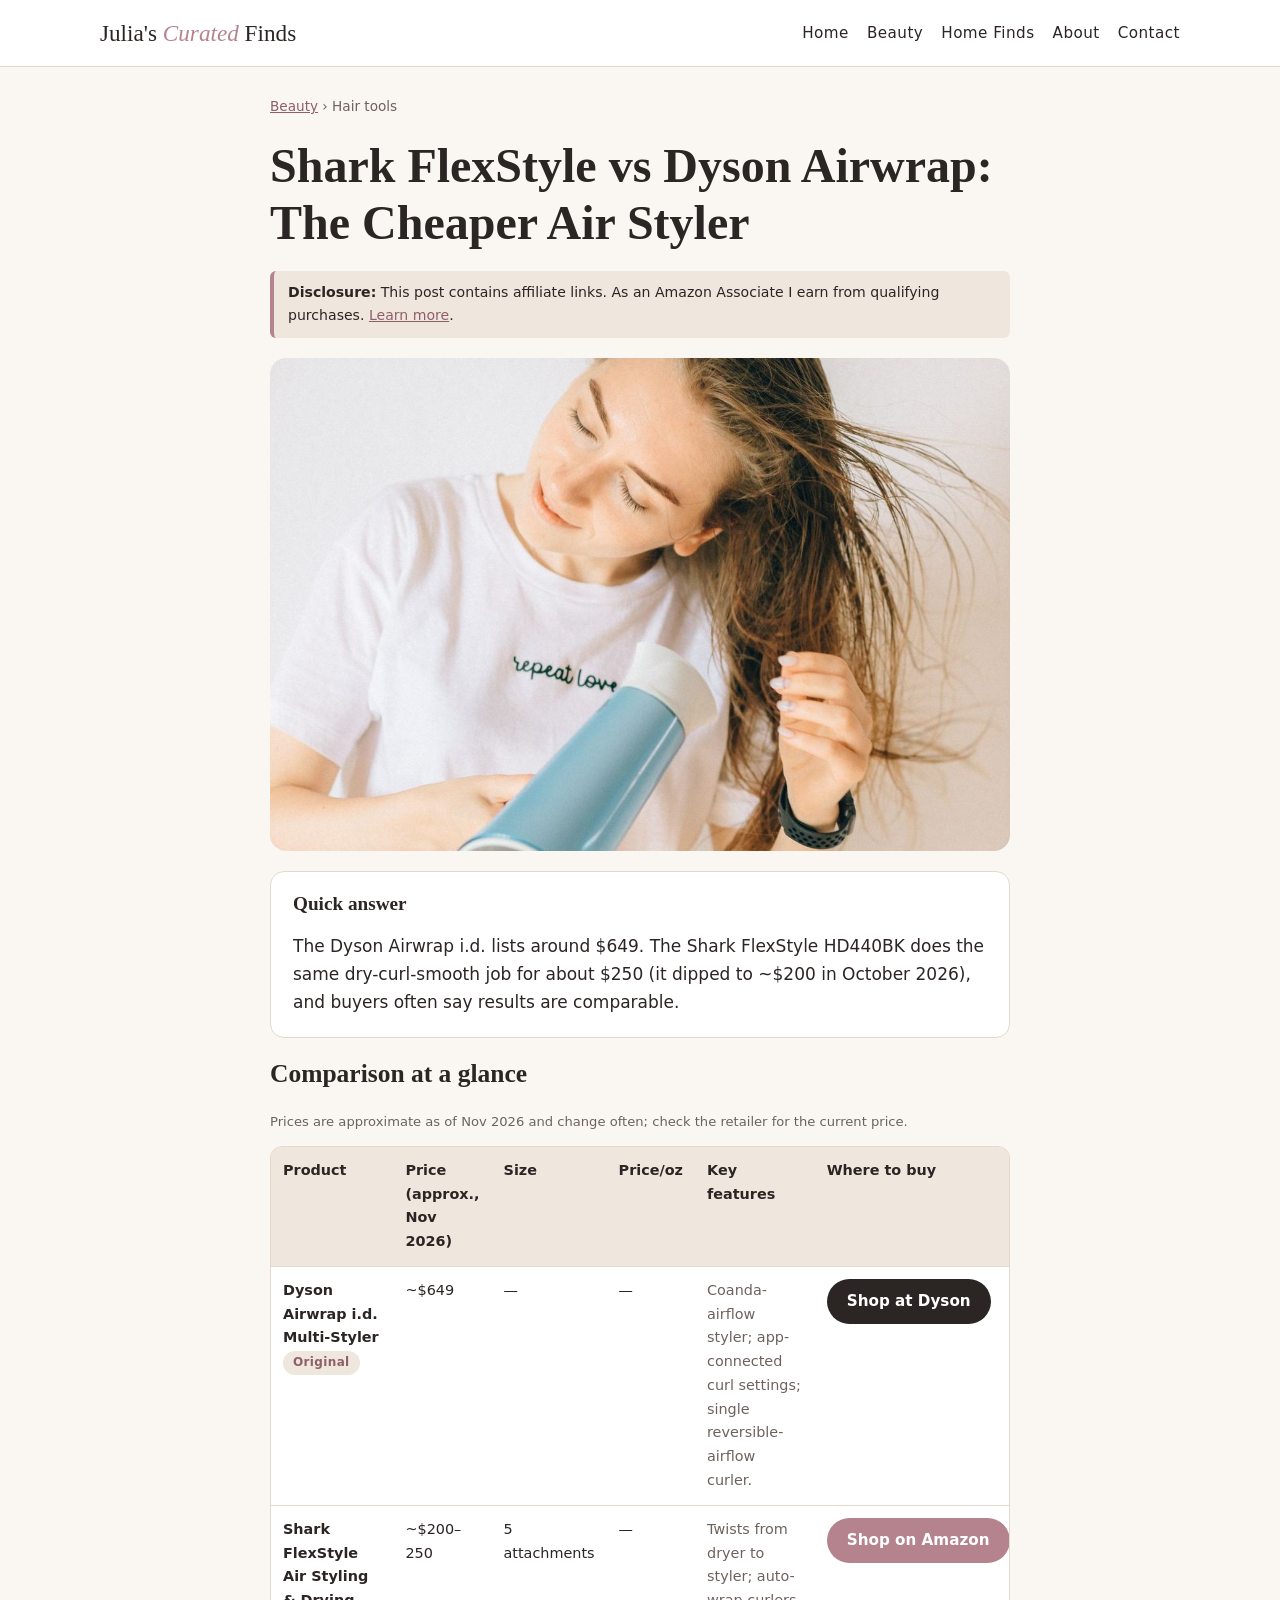
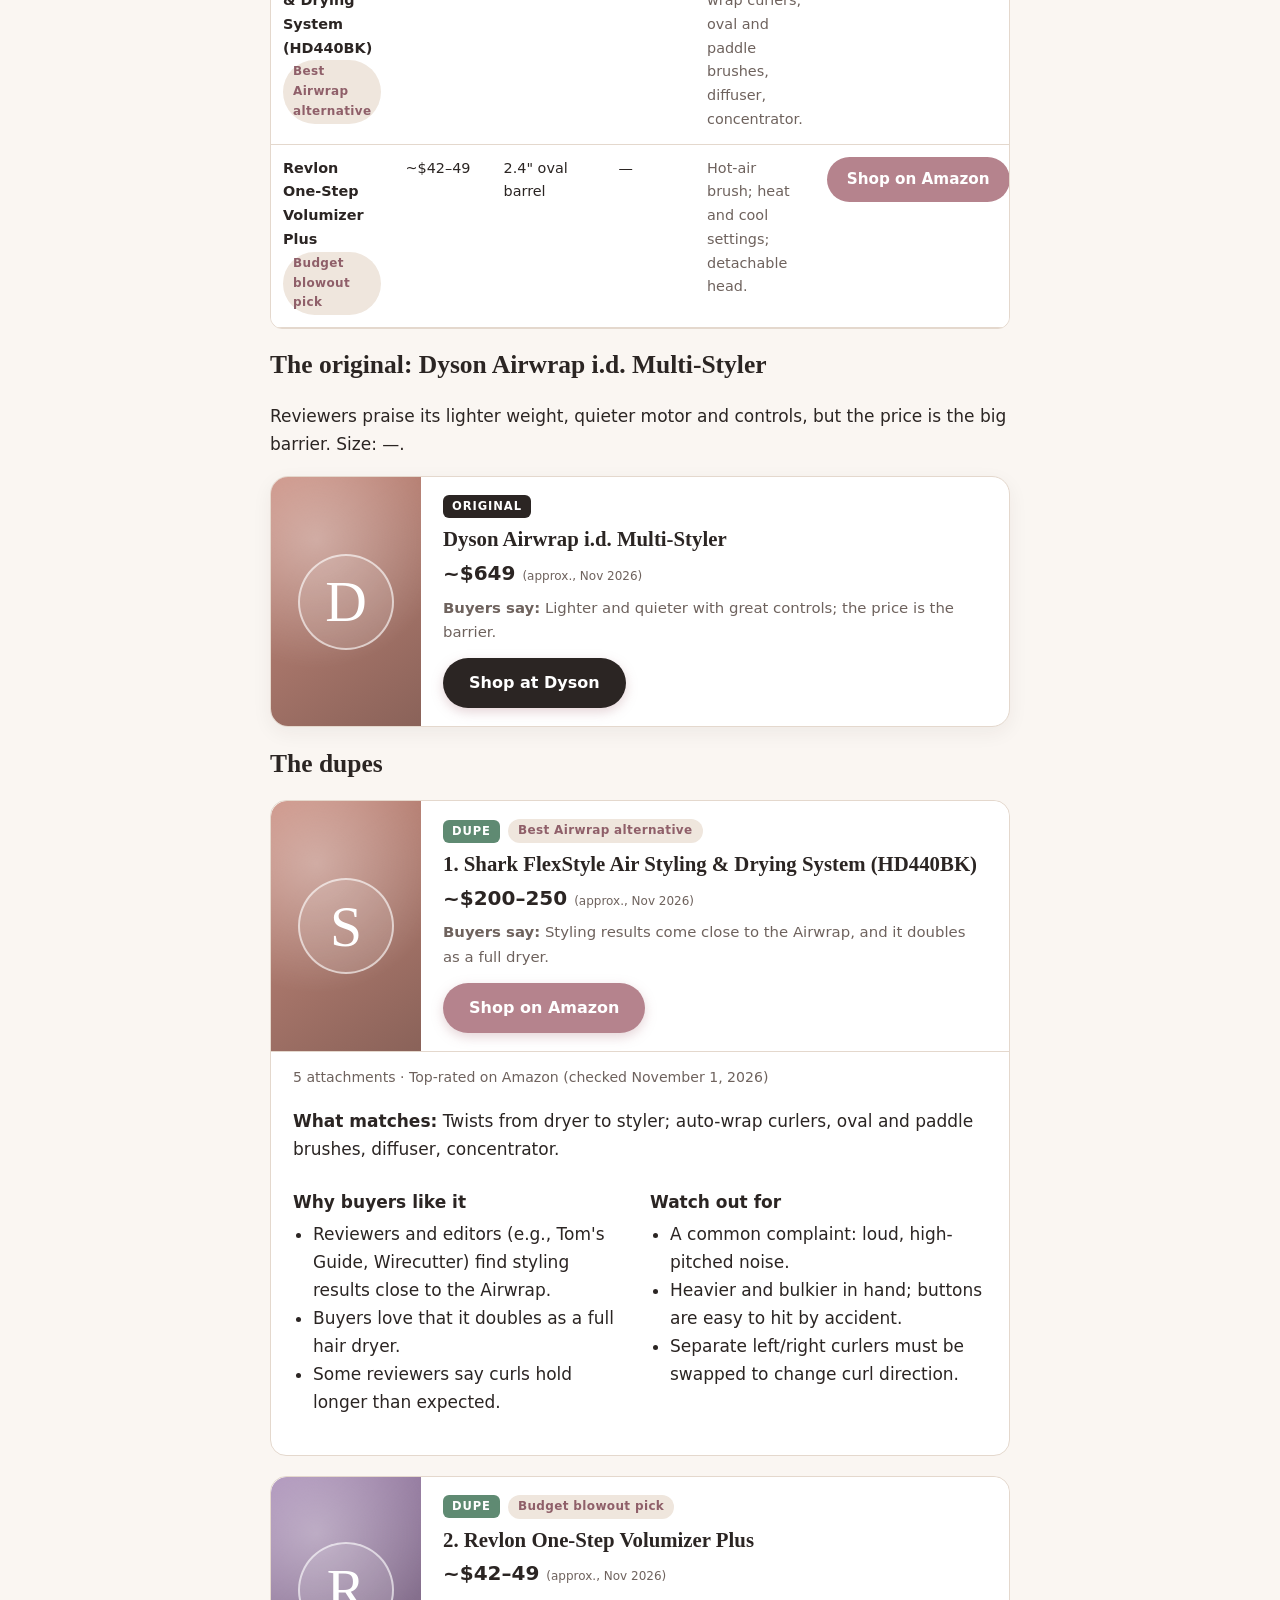
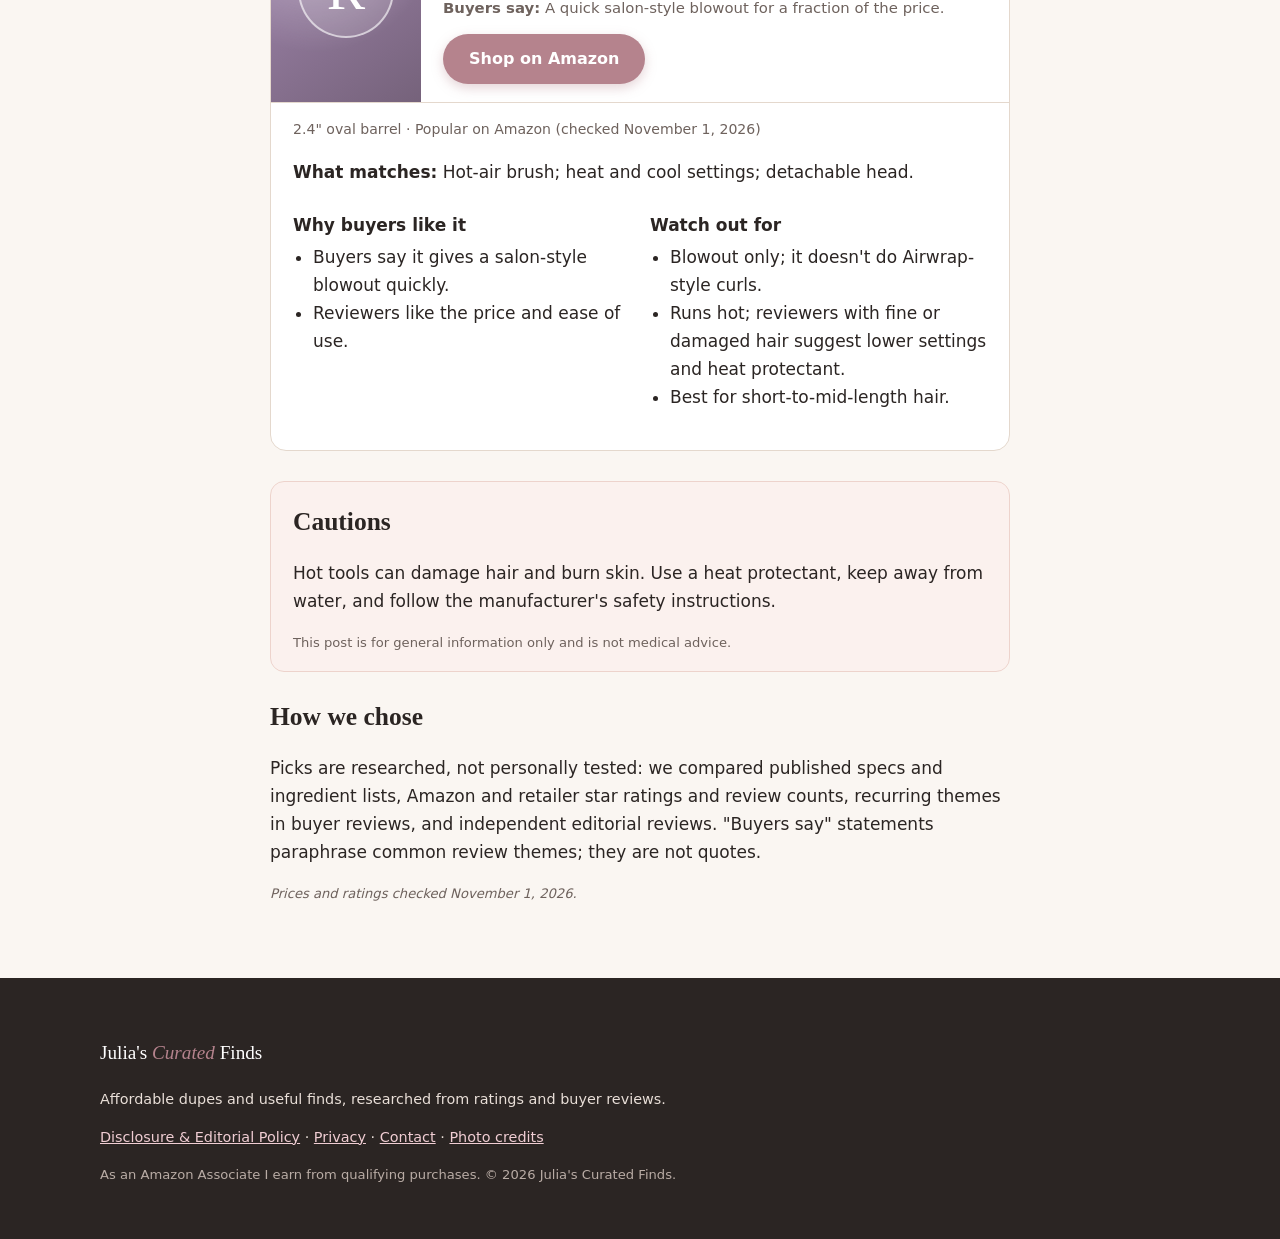
<file: posts/shark-flexstyle-vs-dyson-airwrap-cheaper-air-styler.html>
<!doctype html>
<html lang="en"><head><meta charset="utf-8"><meta name="viewport" content="width=device-width,initial-scale=1">
<title>Shark FlexStyle vs Dyson Airwrap: The Cheaper Air Styler | Julia&#x27;s Curated Finds</title><meta name="description" content="Dyson Airwrap i.d. costs ~$649; Shark FlexStyle is ~$250 (often less on sale). Compare features, what buyers say, and a $50 Revlon blowout alternative.">
<link rel="canonical" href="https://juliascuratedfinds.com/posts/shark-flexstyle-vs-dyson-airwrap-cheaper-air-styler.html">
<meta property="og:type" content="article"><meta property="og:site_name" content="Julia's Curated Finds">
<meta property="og:title" content="Shark FlexStyle vs Dyson Airwrap: The Cheaper Air Styler | Julia&#x27;s Curated Finds"><meta property="og:description" content="Dyson Airwrap i.d. costs ~$649; Shark FlexStyle is ~$250 (often less on sale). Compare features, what buyers say, and a $50 Revlon blowout alternative.">
<meta property="og:url" content="https://juliascuratedfinds.com/posts/shark-flexstyle-vs-dyson-airwrap-cheaper-air-styler.html"><meta property="og:image" content="https://juliascuratedfinds.com/images/post-hair.jpg"><meta name="twitter:card" content="summary_large_image">
<link rel="stylesheet" href="../style.css"></head><body>
<header class="site-header"><div class="wrap"><a class="logo" href="../index.html">Julia's <em>Curated</em> Finds</a><nav><a href="../index.html">Home</a><a href="../beauty.html">Beauty</a><a href="../home.html">Home Finds</a><a href="../about.html">About</a><a href="../contact.html">Contact</a></nav></div></header>
<main><article class="post wrap narrow">
<p class="crumbs"><a href="../beauty.html">Beauty</a> › Hair tools</p>
<h1>Shark FlexStyle vs Dyson Airwrap: The Cheaper Air Styler</h1>
<p class="disclosure"><strong>Disclosure:</strong> This post contains affiliate links. As an Amazon Associate I earn from qualifying purchases. <a href="../disclosure.html">Learn more</a>.</p>
<img class="post-hero" src="../images/post-hair.jpg" alt="Lifestyle stock photo for Shark FlexStyle vs Dyson Airwrap: The Cheaper Air Styler" width="1200" height="800">
<div class="quick"><h2>Quick answer</h2><p>The Dyson Airwrap i.d. lists around $649. The Shark FlexStyle HD440BK does the same dry-curl-smooth job for about $250 (it dipped to ~$200 in October 2026), and buyers often say results are comparable.</p></div>
<h2>Comparison at a glance</h2><p class="fine">Prices are approximate as of Nov 2026 and change often; check the retailer for the current price.</p>
<div class="table-wrap"><table><thead><tr><th>Product</th><th>Price (approx., Nov 2026)</th><th>Size</th><th>Price/oz</th><th>Key features</th><th>Where to buy</th></tr></thead><tbody><tr><td><strong>Dyson Airwrap i.d. Multi-Styler</strong><br><span class="tag">Original</span></td><td>~$649</td><td>—</td><td>—</td><td class="feat">Coanda-airflow styler; app-connected curl settings; single reversible-airflow curler.</td><td><!-- NEEDS AFFILIATE LINK: non-Amazon product, plain URL for now --><a class="btn btn-alt" href="https://www.dyson.com/hair-care/hair-stylers/airwrap" target="_blank" rel="noopener">Shop at Dyson</a></td></tr><tr><td><strong>Shark FlexStyle Air Styling & Drying System (HD440BK)</strong><br><span class="tag">Best Airwrap alternative</span></td><td>~$200–250</td><td>5 attachments</td><td>—</td><td class="feat">Twists from dryer to styler; auto-wrap curlers, oval and paddle brushes, diffuser, concentrator.</td><td><a class="btn" href="https://www.amazon.com/dp/B0B9ZMZ65C?tag=tinylivingb02-20" rel="sponsored nofollow noopener" target="_blank">Shop on Amazon</a></td></tr><tr><td><strong>Revlon One-Step Volumizer Plus</strong><br><span class="tag">Budget blowout pick</span></td><td>~$42–49</td><td>2.4" oval barrel</td><td>—</td><td class="feat">Hot-air brush; heat and cool settings; detachable head.</td><td><a class="btn" href="https://www.amazon.com/dp/B096SVJZSW?tag=tinylivingb02-20" rel="sponsored nofollow noopener" target="_blank">Shop on Amazon</a></td></tr></tbody></table></div>
<h2>The original: Dyson Airwrap i.d. Multi-Styler</h2><p>Reviewers praise its lighter weight, quieter motor and controls, but the price is the big barrier. Size: —.</p><div class="pcard"><!-- no ASIN: non-Amazon product --><div class="pc-panel" style="--c:#c98b7d" aria-hidden="true"><span>D</span></div>
<div class="pc-body"><div class="pc-top"><span class="badge b-orig">Original</span></div>
<h3>Dyson Airwrap i.d. Multi-Styler</h3><p class="pc-price">~$649 <small>(approx., Nov 2026)</small></p>
<p class="pc-says"><strong>Buyers say:</strong> Lighter and quieter with great controls; the price is the barrier.</p><!-- NEEDS AFFILIATE LINK: non-Amazon product, plain URL for now --><a class="btn btn-lg btn-alt" href="https://www.dyson.com/hair-care/hair-stylers/airwrap" target="_blank" rel="noopener">Shop at Dyson</a></div></div>
<h2>The dupes</h2><section class="pick"><div class="pcard"><!-- ASIN: B0B9ZMZ65C | swap .pc-panel for PA-API image later --><div class="pc-panel" style="--c:#c98b7d" aria-hidden="true"><span>S</span></div>
<div class="pc-body"><div class="pc-top"><span class="badge b-dupe">Dupe</span><span class="tag">Best Airwrap alternative</span></div>
<h3>1. Shark FlexStyle Air Styling & Drying System (HD440BK)</h3><p class="pc-price">~$200–250 <small>(approx., Nov 2026)</small></p>
<p class="pc-says"><strong>Buyers say:</strong> Styling results come close to the Airwrap, and it doubles as a full dryer.</p><a class="btn btn-lg" href="https://www.amazon.com/dp/B0B9ZMZ65C?tag=tinylivingb02-20" rel="sponsored nofollow noopener" target="_blank">Shop on Amazon</a></div></div><p class="meta">5 attachments · Top-rated on Amazon (checked November 1, 2026)</p>
<p><strong>What matches:</strong> Twists from dryer to styler; auto-wrap curlers, oval and paddle brushes, diffuser, concentrator.</p>
<div class="two"><div><h4>Why buyers like it</h4><ul><li>Reviewers and editors (e.g., Tom's Guide, Wirecutter) find styling results close to the Airwrap.</li><li>Buyers love that it doubles as a full hair dryer.</li><li>Some reviewers say curls hold longer than expected.</li></ul></div>
<div><h4>Watch out for</h4><ul><li>A common complaint: loud, high-pitched noise.</li><li>Heavier and bulkier in hand; buttons are easy to hit by accident.</li><li>Separate left/right curlers must be swapped to change curl direction.</li></ul></div></div></section><section class="pick"><div class="pcard"><!-- ASIN: B096SVJZSW | swap .pc-panel for PA-API image later --><div class="pc-panel" style="--c:#a78bb5" aria-hidden="true"><span>R</span></div>
<div class="pc-body"><div class="pc-top"><span class="badge b-dupe">Dupe</span><span class="tag">Budget blowout pick</span></div>
<h3>2. Revlon One-Step Volumizer Plus</h3><p class="pc-price">~$42–49 <small>(approx., Nov 2026)</small></p>
<p class="pc-says"><strong>Buyers say:</strong> A quick salon-style blowout for a fraction of the price.</p><a class="btn btn-lg" href="https://www.amazon.com/dp/B096SVJZSW?tag=tinylivingb02-20" rel="sponsored nofollow noopener" target="_blank">Shop on Amazon</a></div></div><p class="meta">2.4" oval barrel · Popular on Amazon (checked November 1, 2026)</p>
<p><strong>What matches:</strong> Hot-air brush; heat and cool settings; detachable head.</p>
<div class="two"><div><h4>Why buyers like it</h4><ul><li>Buyers say it gives a salon-style blowout quickly.</li><li>Reviewers like the price and ease of use.</li></ul></div>
<div><h4>Watch out for</h4><ul><li>Blowout only; it doesn't do Airwrap-style curls.</li><li>Runs hot; reviewers with fine or damaged hair suggest lower settings and heat protectant.</li><li>Best for short-to-mid-length hair.</li></ul></div></div></section>
<div class="caution"><h2>Cautions</h2><p>Hot tools can damage hair and burn skin. Use a heat protectant, keep away from water, and follow the manufacturer's safety instructions.</p><p class="fine">This post is for general information only and is not medical advice.</p></div>
<h2>How we chose</h2><p>Picks are researched, not personally tested: we compared published specs and ingredient lists, Amazon and retailer star ratings and review counts, recurring themes in buyer reviews, and independent editorial reviews. "Buyers say" statements paraphrase common review themes; they are not quotes.</p>
<p class="fine"><em>Prices and ratings checked November 1, 2026.</em></p>
</article></main>
<footer class="site-footer"><div class="wrap"><p class="logo small">Julia's <em>Curated</em> Finds</p>
<p>Affordable dupes and useful finds, researched from ratings and buyer reviews.</p>
<p><a href="../disclosure.html">Disclosure &amp; Editorial Policy</a> · <a href="../privacy.html">Privacy</a> · <a href="../contact.html">Contact</a> · <a href="../credits.html">Photo credits</a></p>
<p class="fine">As an Amazon Associate I earn from qualifying purchases. © 2026 Julia's Curated Finds.</p></div></footer>
</body></html>
</file>
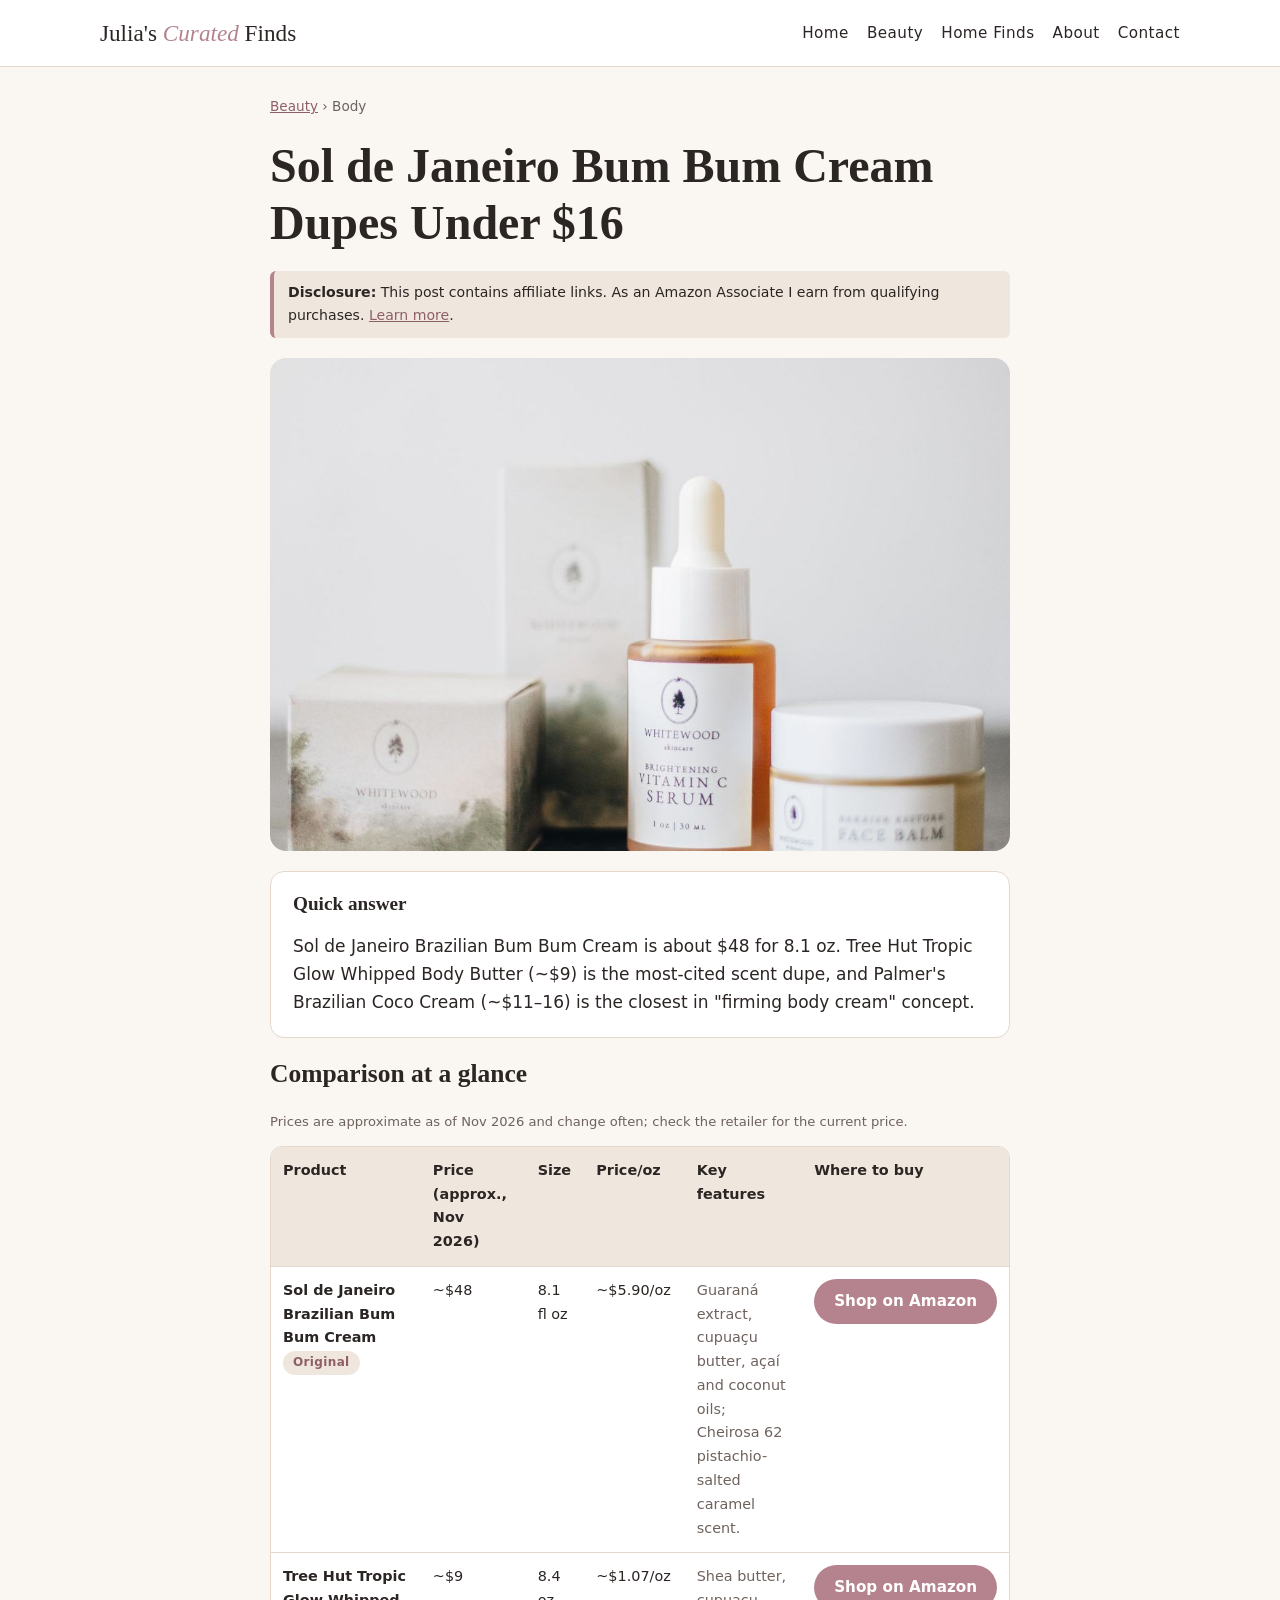
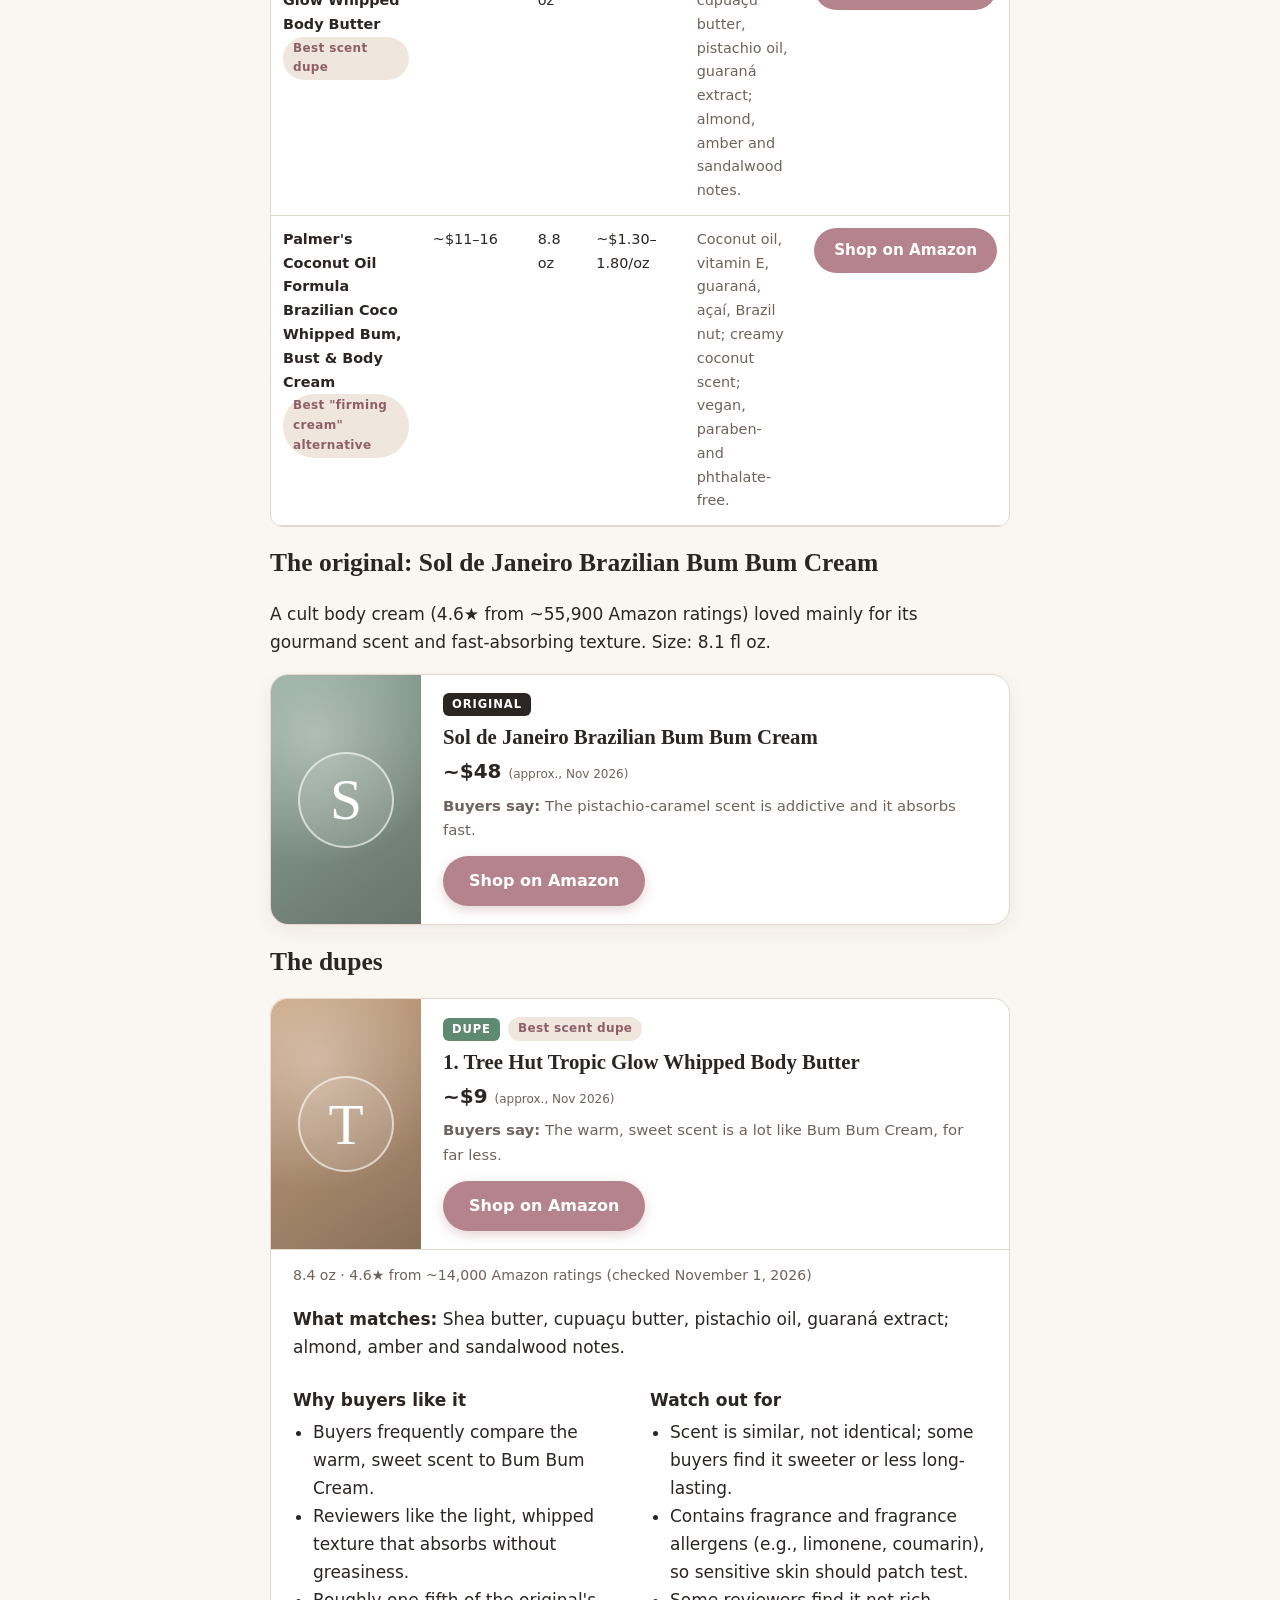
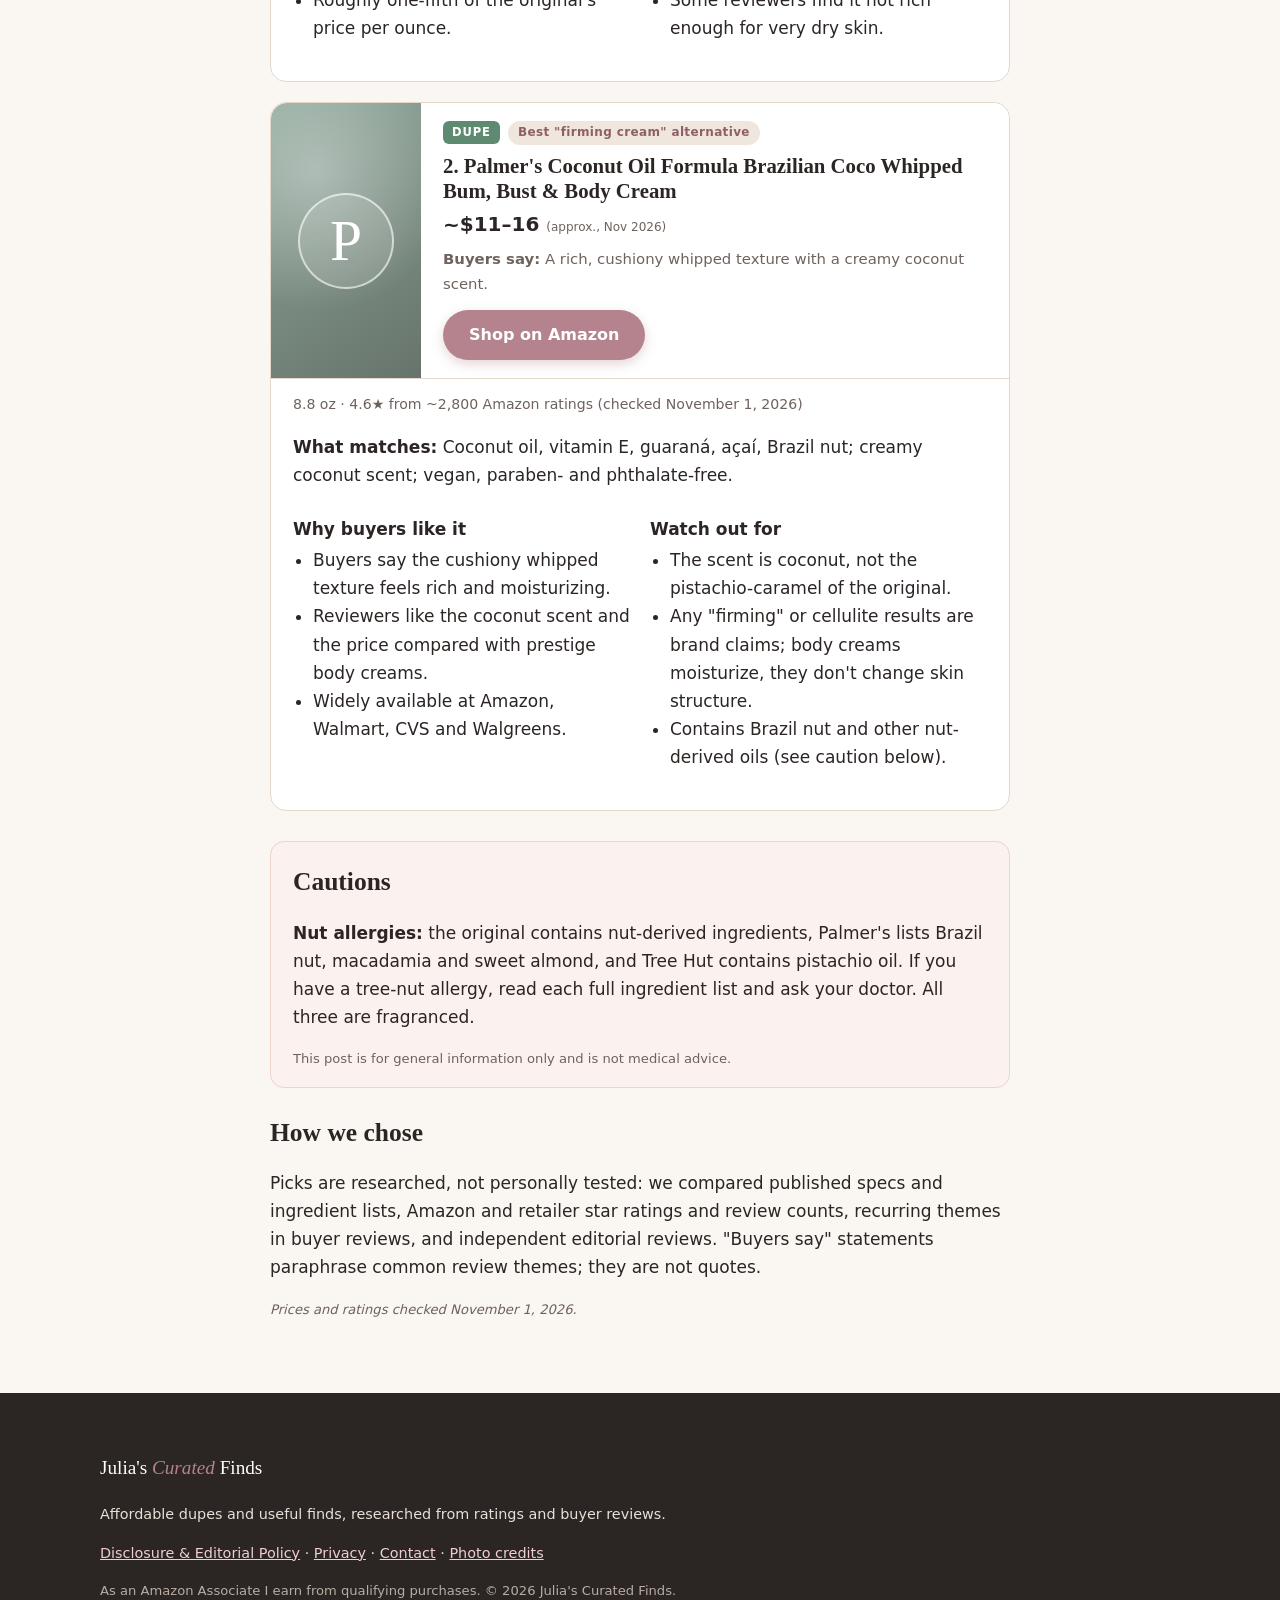
<file: posts/sol-de-janeiro-bum-bum-cream-dupes-under-16.html>
<!doctype html>
<html lang="en"><head><meta charset="utf-8"><meta name="viewport" content="width=device-width,initial-scale=1">
<title>Sol de Janeiro Bum Bum Cream Dupes Under $16 | Julia&#x27;s Curated Finds</title><meta name="description" content="Love the Bum Bum Cream scent but not the $48 price? Compare Tree Hut Tropic Glow and Palmer&#x27;s Brazilian Coco Cream by price per ounce, scent and what buyers say.">
<link rel="canonical" href="https://juliascuratedfinds.com/posts/sol-de-janeiro-bum-bum-cream-dupes-under-16.html">
<meta property="og:type" content="article"><meta property="og:site_name" content="Julia's Curated Finds">
<meta property="og:title" content="Sol de Janeiro Bum Bum Cream Dupes Under $16 | Julia&#x27;s Curated Finds"><meta property="og:description" content="Love the Bum Bum Cream scent but not the $48 price? Compare Tree Hut Tropic Glow and Palmer&#x27;s Brazilian Coco Cream by price per ounce, scent and what buyers say.">
<meta property="og:url" content="https://juliascuratedfinds.com/posts/sol-de-janeiro-bum-bum-cream-dupes-under-16.html"><meta property="og:image" content="https://juliascuratedfinds.com/images/post-body.jpg"><meta name="twitter:card" content="summary_large_image">
<link rel="stylesheet" href="../style.css"></head><body>
<header class="site-header"><div class="wrap"><a class="logo" href="../index.html">Julia's <em>Curated</em> Finds</a><nav><a href="../index.html">Home</a><a href="../beauty.html">Beauty</a><a href="../home.html">Home Finds</a><a href="../about.html">About</a><a href="../contact.html">Contact</a></nav></div></header>
<main><article class="post wrap narrow">
<p class="crumbs"><a href="../beauty.html">Beauty</a> › Body</p>
<h1>Sol de Janeiro Bum Bum Cream Dupes Under $16</h1>
<p class="disclosure"><strong>Disclosure:</strong> This post contains affiliate links. As an Amazon Associate I earn from qualifying purchases. <a href="../disclosure.html">Learn more</a>.</p>
<img class="post-hero" src="../images/post-body.jpg" alt="Lifestyle stock photo for Sol de Janeiro Bum Bum Cream Dupes Under $16" width="1200" height="800">
<div class="quick"><h2>Quick answer</h2><p>Sol de Janeiro Brazilian Bum Bum Cream is about $48 for 8.1 oz. Tree Hut Tropic Glow Whipped Body Butter (~$9) is the most-cited scent dupe, and Palmer's Brazilian Coco Cream (~$11–16) is the closest in "firming body cream" concept.</p></div>
<h2>Comparison at a glance</h2><p class="fine">Prices are approximate as of Nov 2026 and change often; check the retailer for the current price.</p>
<div class="table-wrap"><table><thead><tr><th>Product</th><th>Price (approx., Nov 2026)</th><th>Size</th><th>Price/oz</th><th>Key features</th><th>Where to buy</th></tr></thead><tbody><tr><td><strong>Sol de Janeiro Brazilian Bum Bum Cream</strong><br><span class="tag">Original</span></td><td>~$48</td><td>8.1 fl oz</td><td>~$5.90/oz</td><td class="feat">Guaraná extract, cupuaçu butter, açaí and coconut oils; Cheirosa 62 pistachio-salted caramel scent.</td><td><a class="btn" href="https://www.amazon.com/dp/B013XKHA4M?tag=tinylivingb02-20" rel="sponsored nofollow noopener" target="_blank">Shop on Amazon</a></td></tr><tr><td><strong>Tree Hut Tropic Glow Whipped Body Butter</strong><br><span class="tag">Best scent dupe</span></td><td>~$9</td><td>8.4 oz</td><td>~$1.07/oz</td><td class="feat">Shea butter, cupuaçu butter, pistachio oil, guaraná extract; almond, amber and sandalwood notes.</td><td><a class="btn" href="https://www.amazon.com/dp/B0BLJ13FB5?tag=tinylivingb02-20" rel="sponsored nofollow noopener" target="_blank">Shop on Amazon</a></td></tr><tr><td><strong>Palmer's Coconut Oil Formula Brazilian Coco Whipped Bum, Bust & Body Cream</strong><br><span class="tag">Best "firming cream" alternative</span></td><td>~$11–16</td><td>8.8 oz</td><td>~$1.30–1.80/oz</td><td class="feat">Coconut oil, vitamin E, guaraná, açaí, Brazil nut; creamy coconut scent; vegan, paraben- and phthalate-free.</td><td><a class="btn" href="https://www.amazon.com/dp/B0D8QKR4WN?tag=tinylivingb02-20" rel="sponsored nofollow noopener" target="_blank">Shop on Amazon</a></td></tr></tbody></table></div>
<h2>The original: Sol de Janeiro Brazilian Bum Bum Cream</h2><p>A cult body cream (4.6★ from ~55,900 Amazon ratings) loved mainly for its gourmand scent and fast-absorbing texture. Size: 8.1 fl oz.</p><div class="pcard"><!-- ASIN: B013XKHA4M | swap .pc-panel for PA-API image later --><div class="pc-panel" style="--c:#8fa89b" aria-hidden="true"><span>S</span></div>
<div class="pc-body"><div class="pc-top"><span class="badge b-orig">Original</span></div>
<h3>Sol de Janeiro Brazilian Bum Bum Cream</h3><p class="pc-price">~$48 <small>(approx., Nov 2026)</small></p>
<p class="pc-says"><strong>Buyers say:</strong> The pistachio-caramel scent is addictive and it absorbs fast.</p><a class="btn btn-lg" href="https://www.amazon.com/dp/B013XKHA4M?tag=tinylivingb02-20" rel="sponsored nofollow noopener" target="_blank">Shop on Amazon</a></div></div>
<h2>The dupes</h2><section class="pick"><div class="pcard"><!-- ASIN: B0BLJ13FB5 | swap .pc-panel for PA-API image later --><div class="pc-panel" style="--c:#c9a27e" aria-hidden="true"><span>T</span></div>
<div class="pc-body"><div class="pc-top"><span class="badge b-dupe">Dupe</span><span class="tag">Best scent dupe</span></div>
<h3>1. Tree Hut Tropic Glow Whipped Body Butter</h3><p class="pc-price">~$9 <small>(approx., Nov 2026)</small></p>
<p class="pc-says"><strong>Buyers say:</strong> The warm, sweet scent is a lot like Bum Bum Cream, for far less.</p><a class="btn btn-lg" href="https://www.amazon.com/dp/B0BLJ13FB5?tag=tinylivingb02-20" rel="sponsored nofollow noopener" target="_blank">Shop on Amazon</a></div></div><p class="meta">8.4 oz · 4.6★ from ~14,000 Amazon ratings (checked November 1, 2026)</p>
<p><strong>What matches:</strong> Shea butter, cupuaçu butter, pistachio oil, guaraná extract; almond, amber and sandalwood notes.</p>
<div class="two"><div><h4>Why buyers like it</h4><ul><li>Buyers frequently compare the warm, sweet scent to Bum Bum Cream.</li><li>Reviewers like the light, whipped texture that absorbs without greasiness.</li><li>Roughly one-fifth of the original's price per ounce.</li></ul></div>
<div><h4>Watch out for</h4><ul><li>Scent is similar, not identical; some buyers find it sweeter or less long-lasting.</li><li>Contains fragrance and fragrance allergens (e.g., limonene, coumarin), so sensitive skin should patch test.</li><li>Some reviewers find it not rich enough for very dry skin.</li></ul></div></div></section><section class="pick"><div class="pcard"><!-- ASIN: B0D8QKR4WN | swap .pc-panel for PA-API image later --><div class="pc-panel" style="--c:#8fa89b" aria-hidden="true"><span>P</span></div>
<div class="pc-body"><div class="pc-top"><span class="badge b-dupe">Dupe</span><span class="tag">Best "firming cream" alternative</span></div>
<h3>2. Palmer's Coconut Oil Formula Brazilian Coco Whipped Bum, Bust & Body Cream</h3><p class="pc-price">~$11–16 <small>(approx., Nov 2026)</small></p>
<p class="pc-says"><strong>Buyers say:</strong> A rich, cushiony whipped texture with a creamy coconut scent.</p><a class="btn btn-lg" href="https://www.amazon.com/dp/B0D8QKR4WN?tag=tinylivingb02-20" rel="sponsored nofollow noopener" target="_blank">Shop on Amazon</a></div></div><p class="meta">8.8 oz · 4.6★ from ~2,800 Amazon ratings (checked November 1, 2026)</p>
<p><strong>What matches:</strong> Coconut oil, vitamin E, guaraná, açaí, Brazil nut; creamy coconut scent; vegan, paraben- and phthalate-free.</p>
<div class="two"><div><h4>Why buyers like it</h4><ul><li>Buyers say the cushiony whipped texture feels rich and moisturizing.</li><li>Reviewers like the coconut scent and the price compared with prestige body creams.</li><li>Widely available at Amazon, Walmart, CVS and Walgreens.</li></ul></div>
<div><h4>Watch out for</h4><ul><li>The scent is coconut, not the pistachio-caramel of the original.</li><li>Any "firming" or cellulite results are brand claims; body creams moisturize, they don't change skin structure.</li><li>Contains Brazil nut and other nut-derived oils (see caution below).</li></ul></div></div></section>
<div class="caution"><h2>Cautions</h2><p><strong>Nut allergies:</strong> the original contains nut-derived ingredients, Palmer's lists Brazil nut, macadamia and sweet almond, and Tree Hut contains pistachio oil. If you have a tree-nut allergy, read each full ingredient list and ask your doctor. All three are fragranced.</p><p class="fine">This post is for general information only and is not medical advice.</p></div>
<h2>How we chose</h2><p>Picks are researched, not personally tested: we compared published specs and ingredient lists, Amazon and retailer star ratings and review counts, recurring themes in buyer reviews, and independent editorial reviews. "Buyers say" statements paraphrase common review themes; they are not quotes.</p>
<p class="fine"><em>Prices and ratings checked November 1, 2026.</em></p>
</article></main>
<footer class="site-footer"><div class="wrap"><p class="logo small">Julia's <em>Curated</em> Finds</p>
<p>Affordable dupes and useful finds, researched from ratings and buyer reviews.</p>
<p><a href="../disclosure.html">Disclosure &amp; Editorial Policy</a> · <a href="../privacy.html">Privacy</a> · <a href="../contact.html">Contact</a> · <a href="../credits.html">Photo credits</a></p>
<p class="fine">As an Amazon Associate I earn from qualifying purchases. © 2026 Julia's Curated Finds.</p></div></footer>
</body></html>
</file>
<file: style.css>
:root{--bg:#faf6f2;--ink:#2b2523;--muted:#6e625d;--accent:#b5838d;--accent-d:#8f5f69;--sand:#efe6dd;--line:#e4d8cd;--serif:"Iowan Old Style","Palatino Linotype",Georgia,serif;--sans:system-ui,-apple-system,"Segoe UI",Roboto,sans-serif}
*{box-sizing:border-box}body{margin:0;background:var(--bg);color:var(--ink);font:17px/1.65 var(--sans)}img{max-width:100%;height:auto;display:block}
a{color:var(--accent-d)}h1,h2,h3{font-family:var(--serif);line-height:1.2;font-weight:600}h1{font-size:clamp(2rem,4.5vw,3rem);margin:.4em 0}
.wrap{max-width:1120px;margin:0 auto;padding:0 20px}.narrow{max-width:780px}
.site-header{background:#fff;border-bottom:1px solid var(--line);position:sticky;top:0;z-index:5}.site-header .wrap{display:flex;flex-wrap:wrap;align-items:center;justify-content:space-between;gap:10px;padding-top:14px;padding-bottom:14px}
.logo{font-family:var(--serif);font-size:1.45rem;color:var(--ink);text-decoration:none}.logo em{color:var(--accent);font-style:italic}.logo.small{font-size:1.2rem}
nav{display:flex;flex-wrap:wrap;gap:4px 18px}nav a{color:var(--ink);text-decoration:none;font-size:.95rem;letter-spacing:.03em}nav a:hover{color:var(--accent-d)}
.hero{background-size:cover;background-position:center right;padding:90px 0}.hero .wrap>*{max-width:560px}.eyebrow{text-transform:uppercase;letter-spacing:.18em;font-size:.8rem;color:var(--accent-d);margin:0}
.btn{display:inline-block;background:var(--accent);color:#fff;text-decoration:none;padding:10px 20px;border-radius:999px;font-weight:600;font-size:.95rem;white-space:nowrap}.btn:hover{background:var(--accent-d)}.btn-alt{background:var(--ink)}
.section-title{margin-top:56px}.cats{display:grid;grid-template-columns:1fr 1fr;gap:20px}
.cat{position:relative;min-height:240px;border-radius:18px;background-size:cover;background-position:center;display:flex;flex-direction:column;justify-content:flex-end;padding:24px;color:#fff;text-decoration:none;overflow:hidden}
.cat:before{content:"";position:absolute;inset:0;background:linear-gradient(transparent 30%,rgba(43,37,35,.65))}.cat span,.cat small{position:relative}.cat span{font-family:var(--serif);font-size:2rem}
.grid{display:grid;grid-template-columns:repeat(auto-fill,minmax(300px,1fr));gap:24px;margin-bottom:60px}
.card{background:#fff;border:1px solid var(--line);border-radius:16px;overflow:hidden;text-decoration:none;color:var(--ink);transition:transform .15s}.card:hover{transform:translateY(-3px)}
.card img{aspect-ratio:3/2;object-fit:cover;width:100%}.card div{padding:16px 18px}.card h3{margin:.4em 0;font-size:1.2rem}.card p{color:var(--muted);font-size:.9rem;margin:0}
.tag{display:inline-block;background:var(--sand);color:var(--accent-d);border-radius:999px;padding:2px 10px;font-size:.75rem;font-weight:600;letter-spacing:.03em}
.cat-hero{background-size:cover;background-position:center;color:#fff;padding:80px 0;position:relative}.cat-hero:before{content:"";position:absolute;inset:0;background:rgba(43,37,35,.45)}.cat-hero .wrap{position:relative}.cat-hero{margin-bottom:40px}
.post{padding-bottom:60px}.crumbs{font-size:.85rem;color:var(--muted);margin-top:28px}.post-hero{border-radius:16px;margin:20px 0;aspect-ratio:3/2;object-fit:cover;width:100%}
.disclosure{background:var(--sand);border-left:4px solid var(--accent);padding:10px 14px;font-size:.88rem;border-radius:6px}
.quick{background:#fff;border:1px solid var(--line);border-radius:14px;padding:4px 22px}.quick h2{font-size:1.2rem}
.table-wrap{overflow-x:auto;border:1px solid var(--line);border-radius:12px;background:#fff}table{border-collapse:collapse;width:100%;min-width:720px;font-size:.9rem}
th,td{padding:12px;border-bottom:1px solid var(--line);text-align:left;vertical-align:top}th{background:var(--sand);font-weight:600}td.feat{color:var(--muted);max-width:260px}
.pick{background:#fff;border:1px solid var(--line);border-radius:16px;padding:6px 22px 22px;margin:20px 0}.pick h3{font-size:1.35rem}.meta{color:var(--muted);font-size:.88rem}
.two{display:grid;grid-template-columns:1fr 1fr;gap:20px}.two h4{margin:.5em 0 .2em}.two ul{padding-left:20px;margin-top:0}
.caution{background:#fbf1ee;border:1px solid #edd3cc;border-radius:14px;padding:4px 22px;margin:30px 0}.fine{font-size:.82rem;color:var(--muted)}.lead{font-size:1.15rem}
.site-footer{background:var(--ink);color:#e9dfd8;padding:40px 0;font-size:.9rem}.site-footer a{color:#f0cdd3}.site-footer .logo{color:#fff}.site-footer .fine{color:#b9aca5}
@media(max-width:700px){.cats,.two{grid-template-columns:1fr}.hero{padding:60px 0;background-image:linear-gradient(rgba(250,246,242,.88),rgba(250,246,242,.88)),url(images/hero.jpg)!important}body{font-size:16px}}
.pcard{display:grid;grid-template-columns:150px 1fr;background:#fff;border:1px solid var(--line);border-radius:18px;overflow:hidden;margin:18px 0;box-shadow:0 6px 20px rgba(43,37,35,.06)}
.pick .pcard{margin:0 -22px 10px;border:0;border-bottom:1px solid var(--line);border-radius:16px 16px 0 0;box-shadow:none}.pick{padding-top:0;overflow:hidden}
.pc-panel{background:radial-gradient(circle at 30% 25%,rgba(255,255,255,.35),transparent 60%),linear-gradient(145deg,var(--c),color-mix(in srgb,var(--c) 60%,#2b2523));display:flex;align-items:center;justify-content:center;min-height:170px}
.pc-panel span{font-family:var(--serif);font-size:3.6rem;color:#fff;width:96px;height:96px;border-radius:50%;border:2px solid rgba(255,255,255,.6);display:flex;align-items:center;justify-content:center;background:rgba(255,255,255,.12)}
.pc-body{padding:18px 22px}.pc-top{display:flex;gap:8px;flex-wrap:wrap;align-items:center}.pc-body h3{margin:.45em 0 .2em;font-size:1.3rem}
.badge{display:inline-block;border-radius:6px;padding:2px 9px;font-size:.72rem;font-weight:700;letter-spacing:.08em;text-transform:uppercase;color:#fff}.b-orig{background:var(--ink)}.b-dupe{background:#5f8a72}
.pc-price{font-size:1.25rem;font-weight:700;margin:.1em 0}.pc-price small{font-size:.75rem;font-weight:400;color:var(--muted)}.pc-says{font-size:.93rem;color:var(--muted);margin:.4em 0 .9em}
.btn-lg{padding:12px 26px;font-size:1rem;box-shadow:0 4px 12px rgba(181,131,141,.35)}
@media(max-width:700px){.pcard{grid-template-columns:1fr}.pc-panel{min-height:110px}.pc-panel span{width:70px;height:70px;font-size:2.6rem}.btn-lg{display:block;text-align:center;white-space:normal}}
</file>
